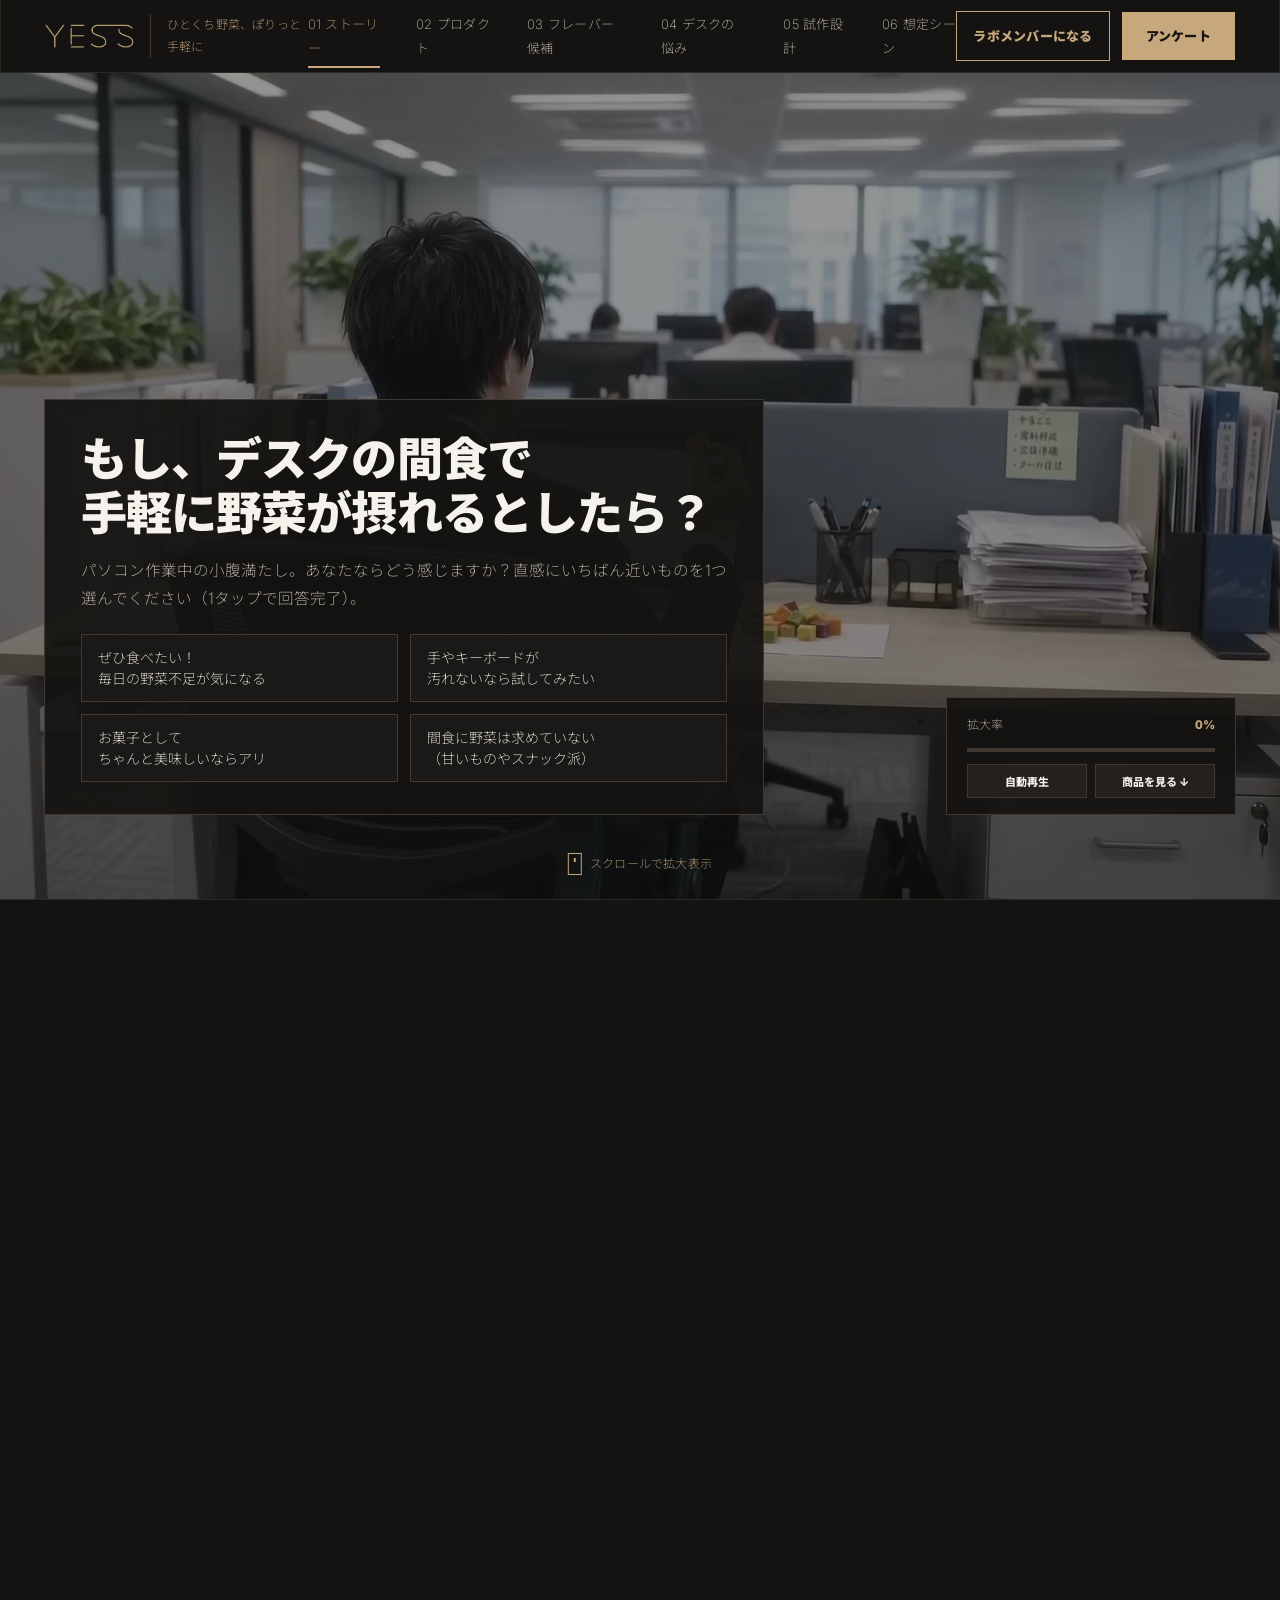
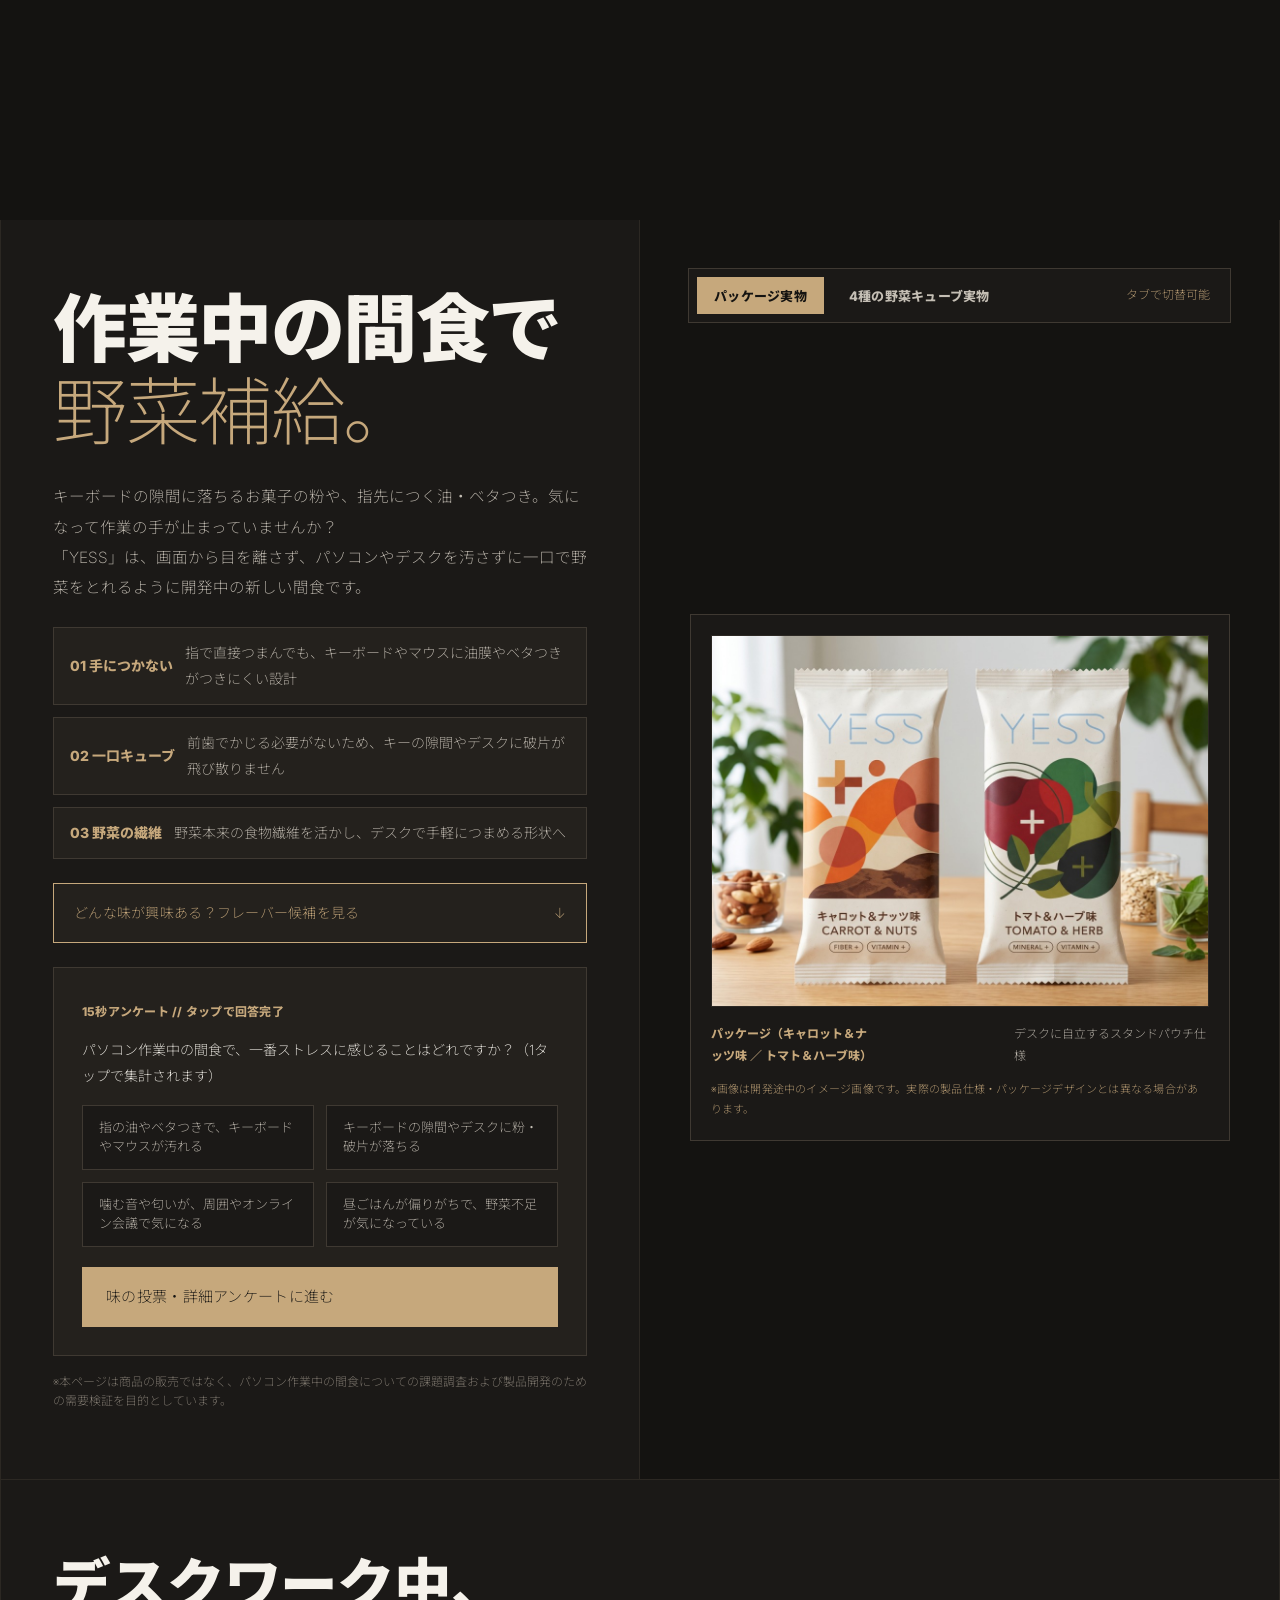
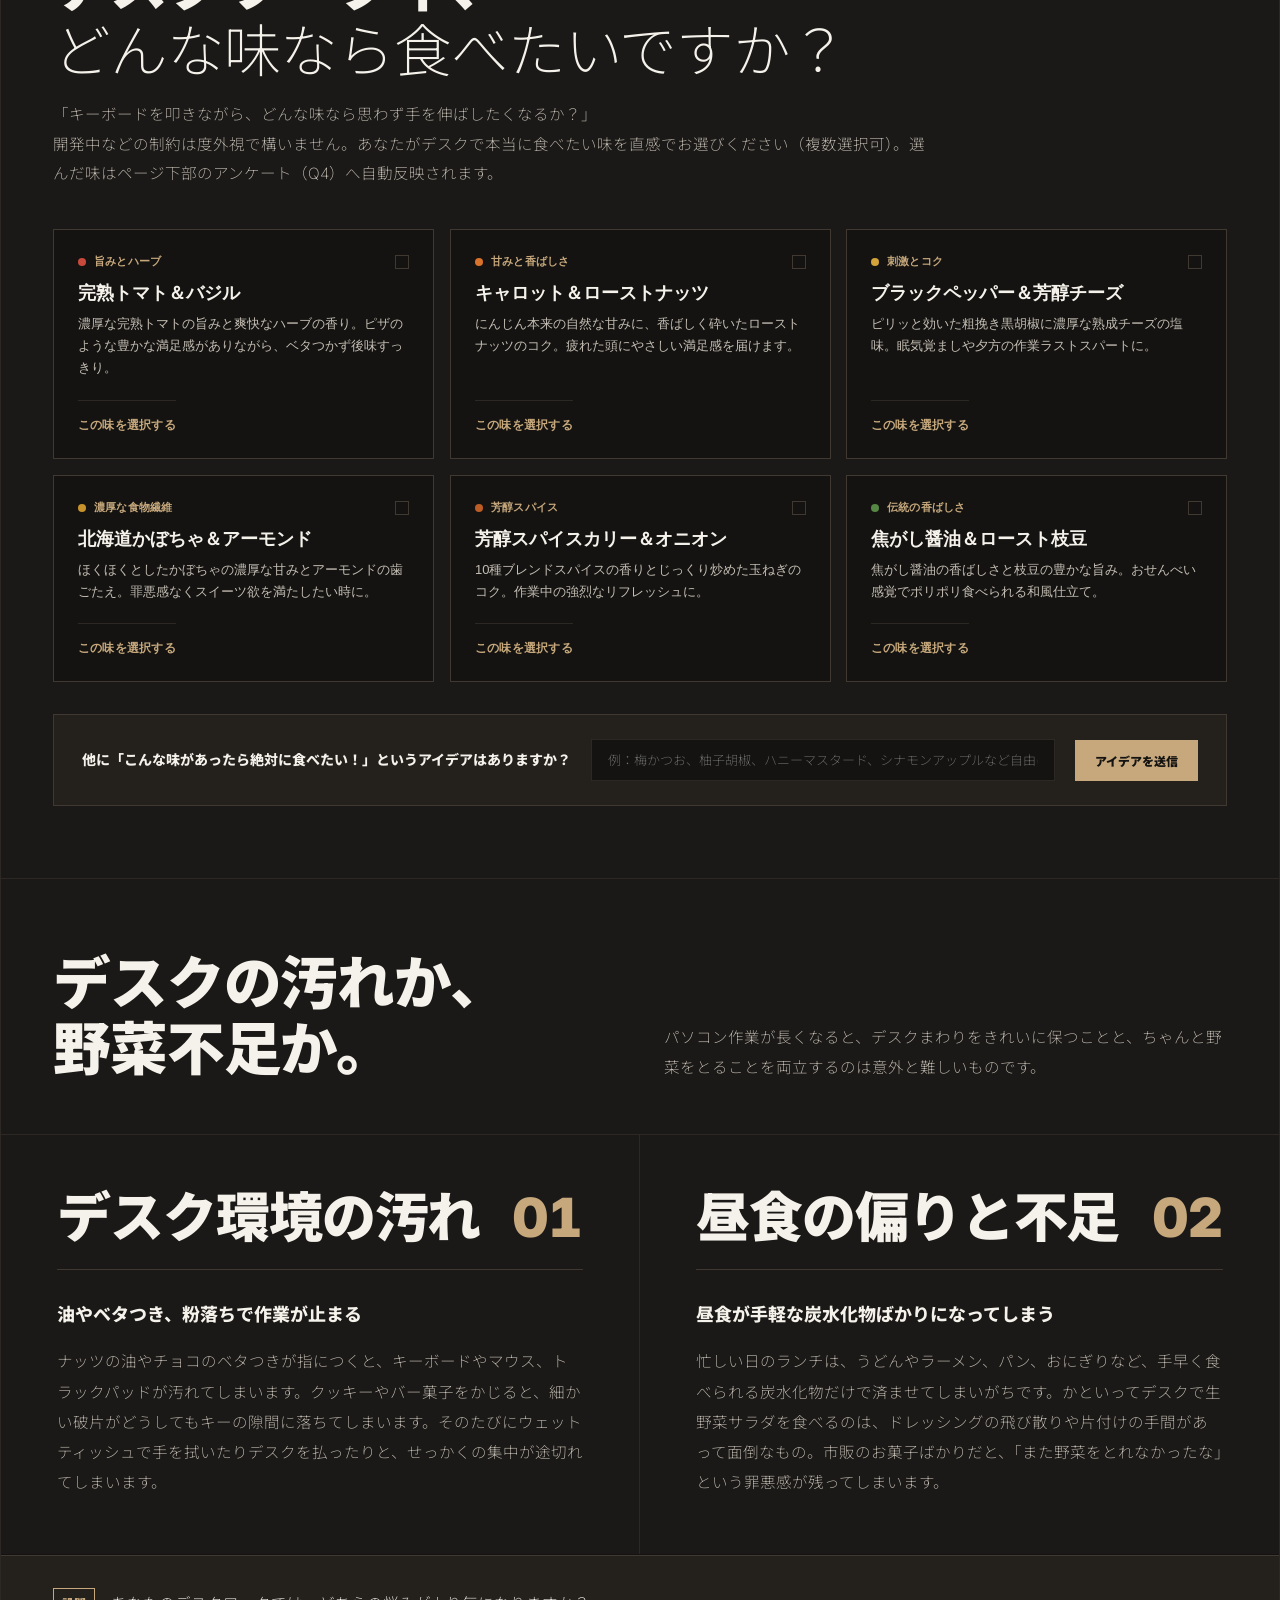
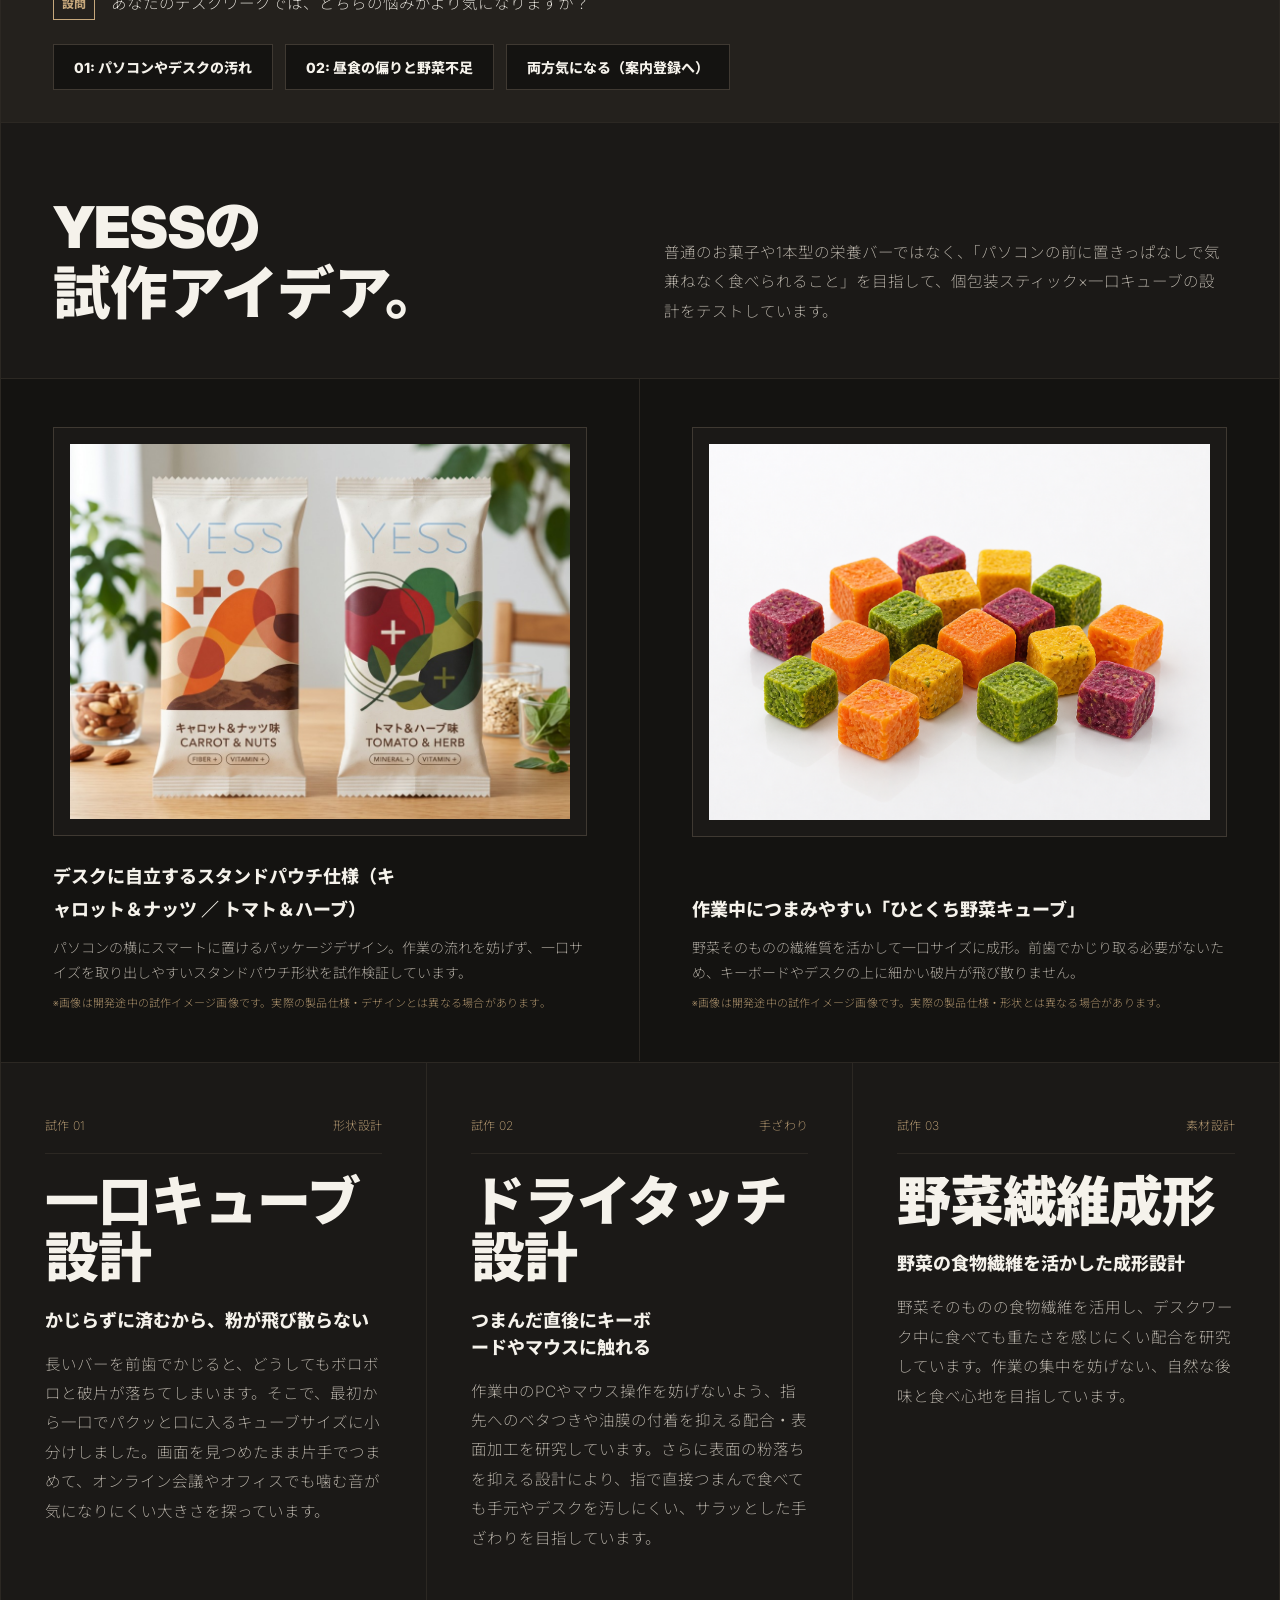
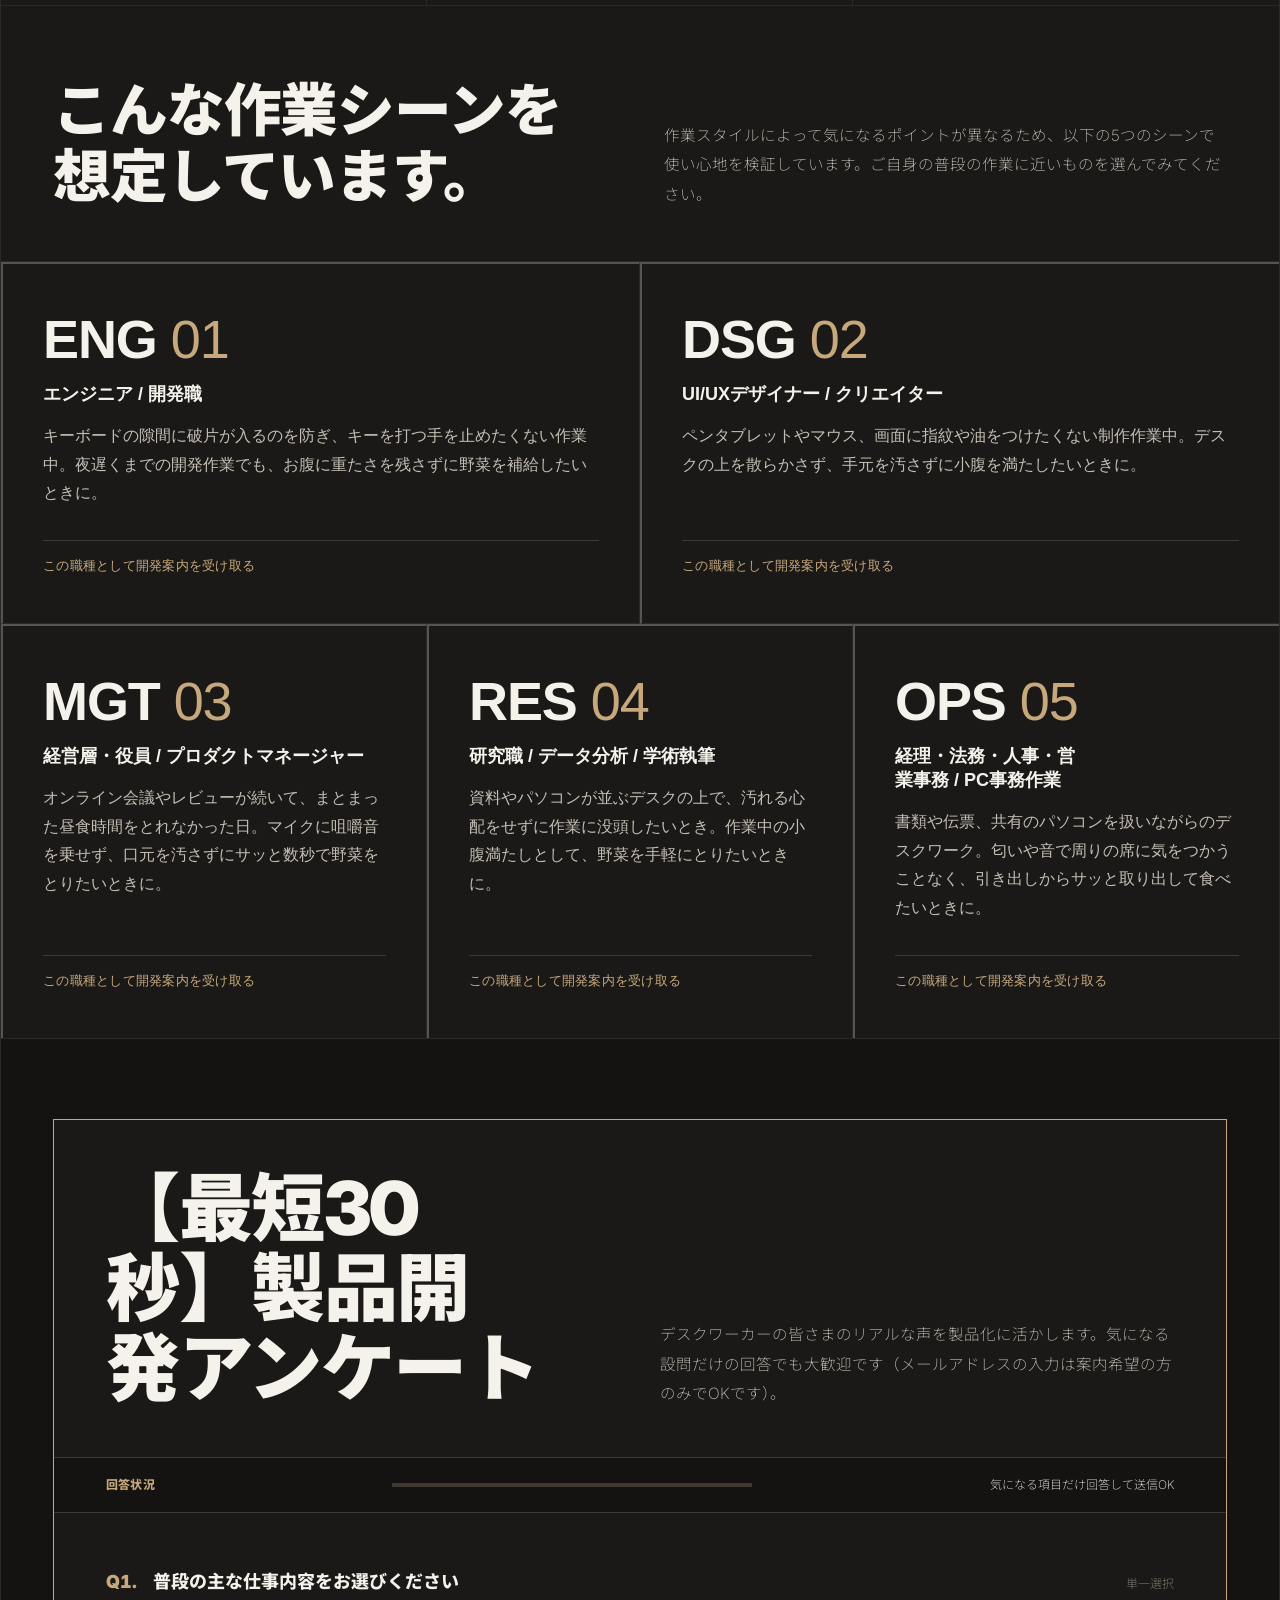
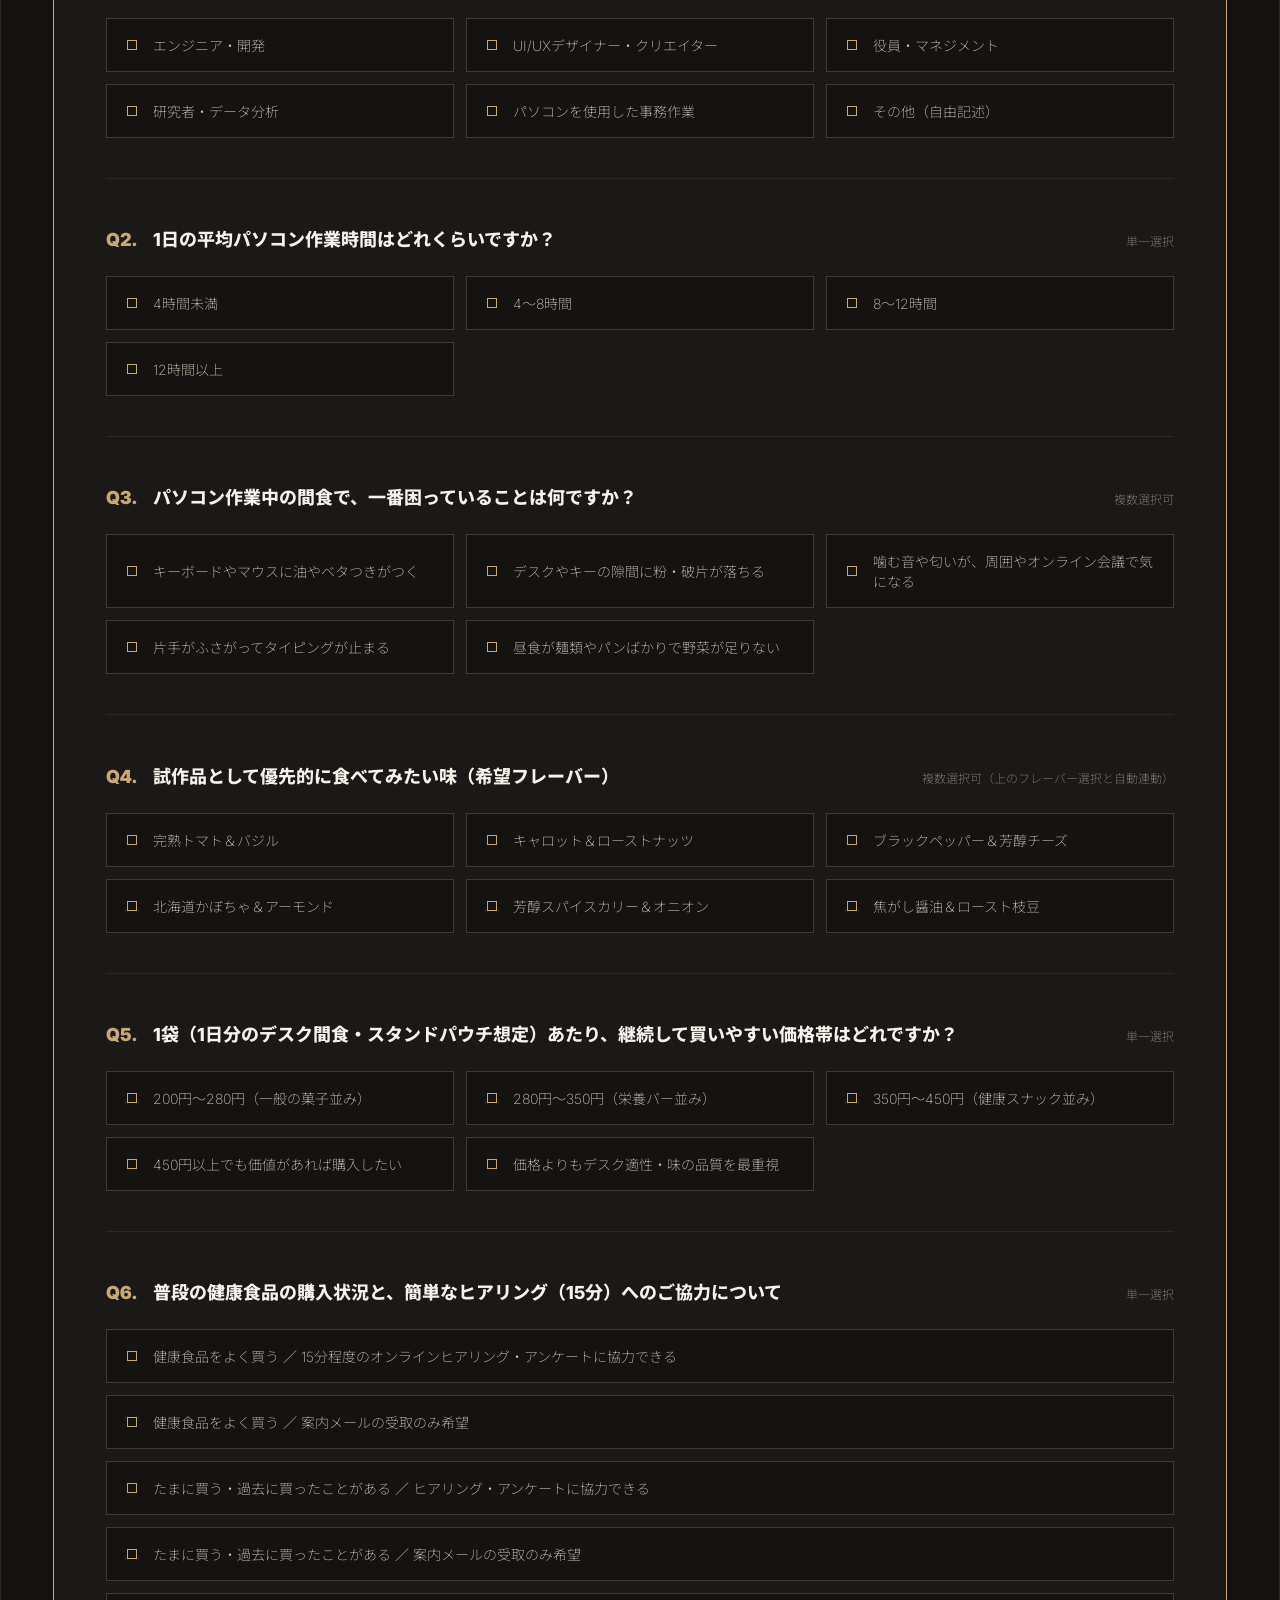
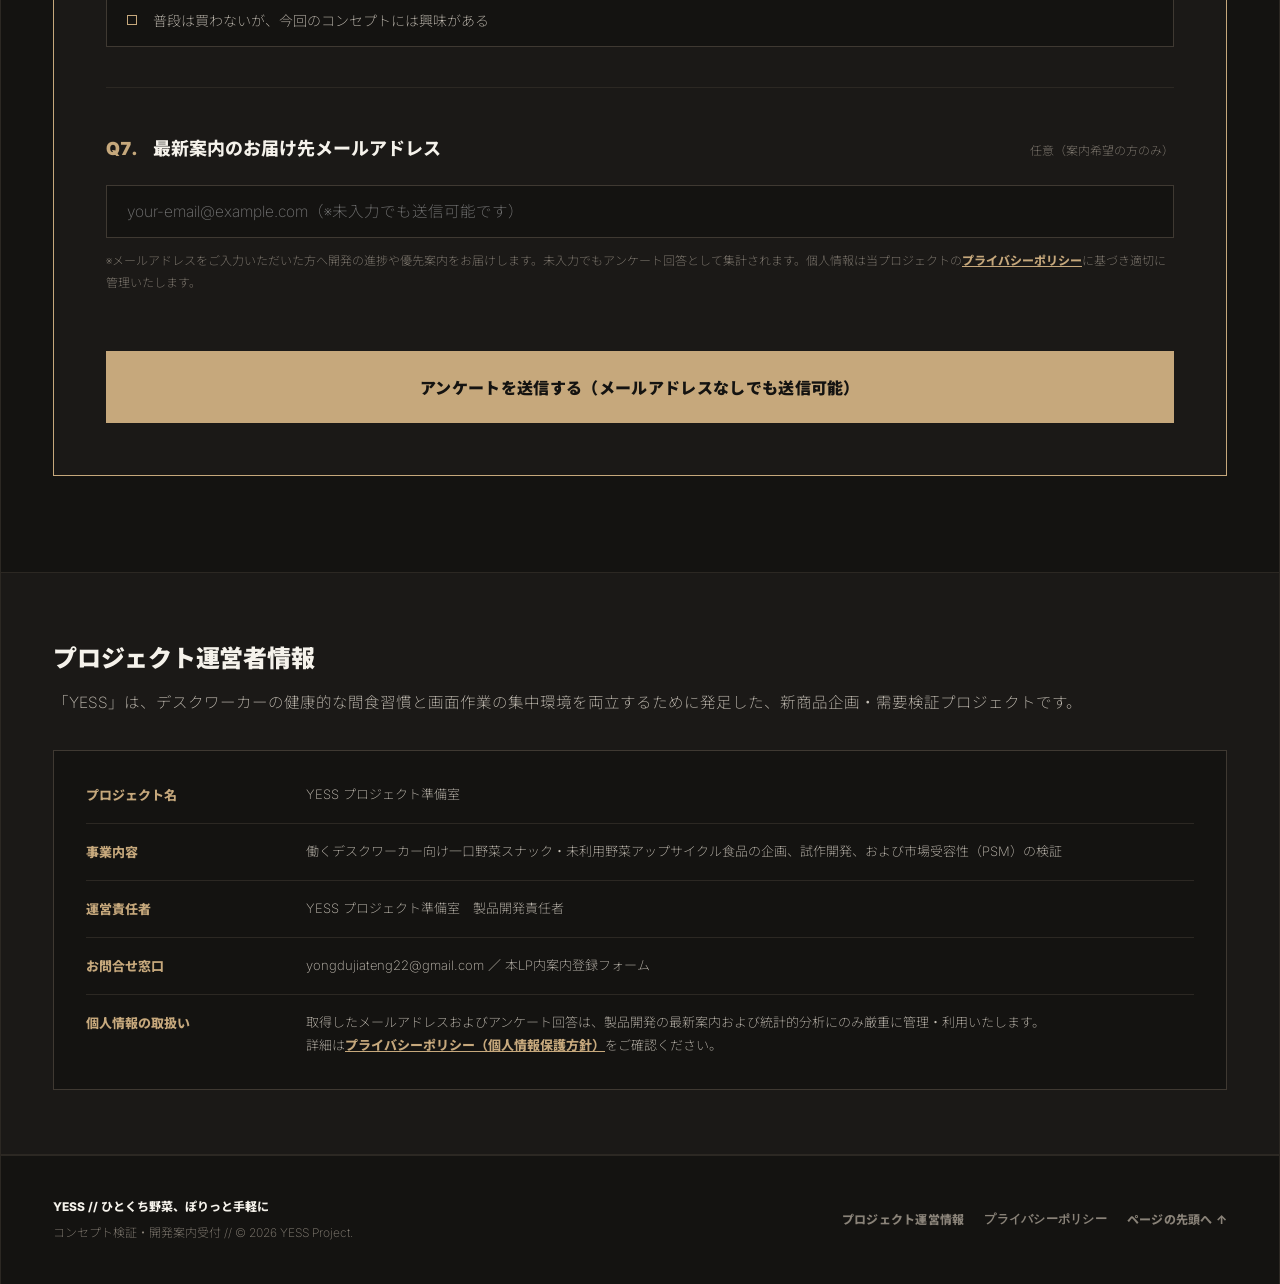
<file: index.html>
<!DOCTYPE html>
<html lang="ja">

<head>
  <!-- Google tag (gtag.js) -->
  <script async src="https://www.googletagmanager.com/gtag/js?id=AW-18537318358"></script>
  <script>
    window.dataLayer = window.dataLayer || [];
    function gtag(){dataLayer.push(arguments);}
    gtag('js', new Date());

    gtag('config', 'G-1RZXJPQ8PQ');
    gtag('config', 'AW-18537318358');
  </script>

  <meta charset="UTF-8">
  <meta name="viewport" content="width=device-width, initial-scale=1.0">
  <script>document.documentElement.classList.add('js');</script>
  <meta name="description" content="YESSは、PC作業やデスクワーク中に手元を汚さず一口で野菜の食物繊維を補給できる新発想のデスク向け間食プロダクトです。">
  <title>YESS - デスクワークのためのひとくち野菜間食（コンセプト検証・開発案内登録）</title>
  <link rel="preconnect" href="https://fonts.googleapis.com">
  <link rel="preconnect" href="https://fonts.gstatic.com" crossorigin>
  <!-- Load ONLY weights 100/200 and 800/900 as strictly required -->
  <link
    href="https://fonts.googleapis.com/css2?family=Inter:wght@100;200;800;900&family=Noto+Sans+JP:wght@100;200;800;900&display=swap"
    rel="stylesheet">
  <link rel="stylesheet" href="styles.css">
</head>

<body>
  <!-- Tactile Matte Paper / Stone Texture Overlay (Zero Gradients) -->
  <div class="matte-grain" aria-hidden="true"></div>

  <!-- Architectural Vertical Guide Lines -->
  <div class="architectural-guides" aria-hidden="true">
    <div class="guide-col"></div>
    <div class="guide-col"></div>
    <div class="guide-col"></div>
    <div class="guide-col"></div>
  </div>

  <!-- Top Luxury Editorial Navigation -->
  <header class="site-header">
    <div class="header-container">
      <a href="#top" class="brand-mark" aria-label="YESS トップページへ">
        <img src="assets/yess-logo-brass.png" alt="YESS" class="brand-logo-img" width="88" height="24">
        <span class="brand-sub">ひとくち野菜、ぽりっと手軽に</span>
      </a>
      <nav class="header-nav" aria-label="セクション移動">
        <a href="#sec-cinema" class="nav-item">01 ストーリー</a>
        <a href="#sec-product" class="nav-item">02 プロダクト</a>
        <a href="#sec-flavor-board" class="nav-item">03 フレーバー候補</a>
        <a href="#sec-problem" class="nav-item">04 デスクの悩み</a>
        <a href="#sec-hypothesis" class="nav-item">05 試作設計</a>
        <a href="#sec-scenes" class="nav-item">06 想定シーン</a>
      </nav>
      <div class="header-actions">
        <a href="community.html" class="header-lab-btn" target="_blank" rel="noopener noreferrer">ラボメンバーになる</a>
        <a href="#sec-entry" class="header-action-btn">アンケート</a>
      </div>
    </div>
  </header>

  <!-- ==================================================================
       SCENE 1: CINEMATIC SCROLL-DRIVEN VIDEO ZOOM TRACK
       Wide Office -> Zoom to Desk Snack -> Extreme Macro Close-Up
       ================================================================== -->
  <section id="sec-cinema" class="cinema-scroll-track" aria-label="デスクワーカーの間食シーン">
    <div class="cinema-sticky-stage" id="cinema-sticky">
      <!-- Background Scrubbing Video -->
      <div class="cinema-video-layer">
        <video id="scroll-video" muted playsinline loop preload="auto" poster="assets/video_poster.jpg"
          src="assets/desk_worker_snack.mp4">
        </video>
        <div class="video-tint-shade" aria-hidden="true"></div>
      </div>

      <!-- Scroll-Synchronized Editorial Captions (Float Up into View) -->
      <div class="cinema-captions-container">


        <!-- Caption Stage: Catch Copy x Quick Question (single card) -->
        <div class="cinema-caption-stage veg-question-stage is-active" id="caption-stage-1">
          <h2 class="caption-heading">
            もし、デスクの間食で<br>
            手軽に野菜が摂れるとしたら？
          </h2>
          <p class="caption-desc">
            パソコン作業中の小腹満たし。あなたならどう感じますか？直感にいちばん近いものを1つ選んでください（1タップで回答完了）。
          </p>
          <div class="survey-options-2x2 veg-options" role="group" aria-label="間食で野菜が摂れるとしたら">
            <button type="button" class="veg-option-btn" data-veg-value="ぜひ食べたい（野菜不足が気になっている）">ぜひ食べたい！<br>毎日の野菜不足が気になる</button>
            <button type="button" class="veg-option-btn" data-veg-value="手やキーボードが汚れないなら試したい">手やキーボードが<br>汚れないなら試してみたい</button>
            <button type="button" class="veg-option-btn" data-veg-value="お菓子として美味しいならアリ">お菓子として<br>ちゃんと美味しいならアリ</button>
            <button type="button" class="veg-option-btn" data-veg-value="間食に野菜は求めていない">間食に野菜は求めていない<br>（甘いものやスナック派）</button>
          </div>
          <div class="quick-survey-feedback" id="veg-question-feedback" hidden>
            <span class="quick-feedback-check">✓ 回答を記録しました</span>
            <p class="quick-feedback-note">ご協力ありがとうございます。選び直すこともできます。</p>
          </div>
        </div>

        <!-- Scroll Indicator Hint -->
        <div class="scroll-indicator-mouse" aria-hidden="true">
          <span class="mouse-icon"></span>
          <span>スクロールで拡大表示</span>
        </div>

        <!-- Floating Scrubber / Auto-Play Controller Widget -->
        <div class="cinema-controls-widget">
          <div class="controls-row">
            <span>拡大率</span>
            <strong id="scrub-pct-text">0%</strong>
          </div>
          <div class="scrubber-track" id="scrubber-track" title="クリックまたはドラッグで早送り/巻き戻し">
            <div class="scrubber-fill" id="scrubber-fill"></div>
          </div>
          <div class="control-btn-group">
            <button type="button" class="widget-btn" id="btn-play-pause">自動再生</button>
            <button type="button" class="widget-btn" id="btn-skip-product">商品を見る ↓</button>
          </div>
        </div>
      </div>
    </div>
  </section>

  <!-- ==================================================================
       MAIN CONTENT CONTAINER
       ================================================================== -->
  <main class="page-content" id="top">

    <!-- ==================================================================
         SECTION 1.5: PRODUCT INTRO & REAL PHOTOGRAPHY SHOWCASE
         ================================================================== -->
    <section id="sec-product" class="section-frame product-intro-grid">
      <!-- Left Column: Editorial Highlights & Stress Survey -->
      <div class="intro-editorial-col reveal-item">
        <div>


          <h2 class="intro-main-heading">
            作業中の間食で<br>
            <span class="brass-text">野菜補給。</span>
          </h2>

          <p class="intro-lead-copy">
            キーボードの隙間に落ちるお菓子の粉や、指先につく油・ベタつき。気になって作業の手が止まっていませんか？<br>
            「YESS」は、画面から目を離さず、パソコンやデスクを汚さずに一口で野菜をとれるように開発中の新しい間食です。
          </p>

          <!-- Core Feature Architecture Highlights -->
          <ul class="intro-feature-list">
            <li class="intro-feature-item">
              <strong>01 手につかない</strong>
              <span>指で直接つまんでも、キーボードやマウスに油膜やベタつきがつきにくい設計</span>
            </li>
            <li class="intro-feature-item">
              <strong>02 一口キューブ</strong>
              <span>前歯でかじる必要がないため、キーの隙間やデスクに破片が飛び散りません</span>
            </li>
            <li class="intro-feature-item">
              <strong>03 野菜の繊維</strong>
              <span>野菜本来の食物繊維を活かし、デスクで手軽につまめる形状へ</span>
            </li>
          </ul>

          <!-- Shortcut to Flavor Interest Voting -->
          <a href="#sec-flavor-board" class="flavor-board-jump-btn">
            <span>どんな味が興味ある？<br class="btn-break-mobile">フレーバー候補を見る</span>
            <span>↓</span>
          </a>
        </div>

        <!-- 15-Second Quick Survey CTA -->
        <div>
          <div class="hero-survey-box" id="hero-survey-box">
            <div class="survey-box-header">
              <span class="survey-box-tag">15秒アンケート // タップで回答完了</span>
            </div>
            <p class="survey-box-question">
              パソコン作業中の間食で、一番ストレスに感じることはどれですか？（1タップで集計されます）
            </p>
            <div class="survey-options-2x2">
              <button type="button" class="survey-option-btn" data-sync-pain="キーボードやマウスに油やベタつきがつく">
                指の油やベタつきで、キーボードやマウスが汚れる
              </button>
              <button type="button" class="survey-option-btn" data-sync-pain="デスクやキーの隙間に粉・破片が落ちる">
                キーボードの隙間やデスクに粉・破片が落ちる
              </button>
              <button type="button" class="survey-option-btn" data-sync-pain="噛む音や匂いが、周囲やオンライン会議で気になる">
                噛む音や匂いが、周囲やオンライン会議で気になる
              </button>
              <button type="button" class="survey-option-btn" data-sync-pain="昼食が麺類やパンばかりで野菜が足りない">
                昼ごはんが偏りがちで、野菜不足が気になっている
              </button>
            </div>

            <!-- 即時回答完了フィードバック -->
            <div class="quick-survey-feedback" id="quick-survey-feedback" style="display: none;">
              <span class="quick-feedback-check">✓ 回答を記録しました</span>
              <p class="quick-feedback-note">ご協力ありがとうございます。回答内容は新商品開発に反映されます。</p>
            </div>

            <a href="#sec-flavor-board" class="luxury-cta-btn" id="hero-survey-cta-btn">
              <span>味の投票・詳細アンケートに進む</span>
            </a>
          </div>

          <p class="hero-footnote">
            ※本ページは商品の販売ではなく、パソコン作業中の間食についての課題調査および製品開発のための需要検証を目的としています。
          </p>
        </div>
      </div>

      <!-- Right Column: Real Product Photography Gallery (Clean, No 3D Models) -->
      <div class="intro-gallery-col reveal-item delay-1">
        <div class="gallery-view-switcher">
          <div class="gallery-tab-group" role="tablist">
            <button type="button" class="gallery-tab is-active" data-gallery-mode="package">パッケージ実物</button>
            <button type="button" class="gallery-tab" data-gallery-mode="cubes">4種の野菜キューブ実物</button>
          </div>
          <span class="gallery-hint">タブで切替可能</span>
        </div>

        <div class="product-photo-stage">
          <!-- View 1: Product Package (assets/product-package.jpg) -->
          <div class="product-gallery-card is-visible" id="gallery-card-package">
            <img src="assets/product-package.jpg" alt="YESS パッケージ（キャロット＆ナッツ味 ／ トマト＆ハーブ味 開発中の試作イメージ）">
            <div class="photo-caption-bar">
              <div class="photo-caption-main">
                <strong>パッケージ（キャロット＆ナッツ味 ／ トマト＆ハーブ味）</strong>
                <span>デスクに自立するスタンドパウチ仕様</span>
              </div>
              <span class="image-dev-note">※画像は開発途中のイメージ画像です。実際の製品仕様・パッケージデザインとは異なる場合があります。</span>
            </div>
          </div>

          <!-- View 2: Real Vegetable Cubes (assets/product-cubes.png) -->
          <div class="product-gallery-card" id="gallery-card-cubes">
            <img src="assets/product-cubes.png" alt="YESS 4種のひとくち野菜キューブ（開発中の試作イメージ）">
            <div class="photo-caption-bar">
              <div class="photo-caption-main">
                <strong>4種のひとくち野菜キューブ</strong>
                <span>ほうれん草 ／ にんじん ／ かぼちゃ ／ 紫いも</span>
              </div>
              <span class="image-dev-note">※画像は開発途中のイメージ画像です。実際の製品仕様・形状とは異なる場合があります。</span>
            </div>
          </div>
        </div>
      </div>
    </section>

    <!-- ==================================================================
         SECTION 1.8: FLAVOR INTEREST VOTING BOARD (どんな味が興味あるか投票)
         ================================================================== -->
    <section id="sec-flavor-board" class="section-frame flavor-board-section">
      <div class="flavor-board-header reveal-item">

        <h2 class="flavor-board-title">
          デスクワーク中、<br>
          <span class="brass-text">どんな味なら食べたいですか？</span>
        </h2>
        <p class="flavor-board-lead">
          「キーボードを叩きながら、どんな味なら思わず手を伸ばしたくなるか？」<br>
          開発中などの制約は度外視で構いません。あなたがデスクで本当に食べたい味を直感でお選びください（複数選択可）。選んだ味はページ下部のアンケート（Q4）へ自動反映されます。
        </p>
      </div>

      <div class="flavor-grid-6col">
        <!-- Card 1: Tomato & Basil -->
        <button type="button" class="flavor-choice-card reveal-item delay-1" data-flavor-id="tomato-basil"
          data-flavor-name="完熟トマト＆バジル">
          <div>
            <div class="flavor-card-top-row">
              <div class="flavor-tag-group"><span class="flavor-dot flavor-dot-tomato" aria-hidden="true"></span><span
                  class="flavor-profile-tag">旨みとハーブ</span></div>
              <span class="flavor-check-circle" aria-hidden="true"></span>
            </div>
            <h3 class="flavor-name-heading">完熟トマト＆バジル</h3>
            <p class="flavor-taste-notes">
              濃厚な完熟トマトの旨みと爽快なハーブの香り。ピザのような豊かな満足感がありながら、ベタつかず後味すっきり。
            </p>
          </div>
          <div class="flavor-card-bottom">
            <span class="flavor-vote-action-label">この味を選択する</span>
          </div>
        </button>

        <!-- Card 2: Carrot & Roast Nuts -->
        <button type="button" class="flavor-choice-card reveal-item delay-2" data-flavor-id="carrot-nuts"
          data-flavor-name="キャロット＆ローストナッツ">
          <div>
            <div class="flavor-card-top-row">
              <div class="flavor-tag-group"><span class="flavor-dot flavor-dot-carrot" aria-hidden="true"></span><span
                  class="flavor-profile-tag">甘みと香ばしさ</span></div>
              <span class="flavor-check-circle" aria-hidden="true"></span>
            </div>
            <h3 class="flavor-name-heading">キャロット＆ローストナッツ</h3>
            <p class="flavor-taste-notes">
              にんじん本来の自然な甘みに、香ばしく砕いたローストナッツのコク。疲れた頭にやさしい満足感を届けます。
            </p>
          </div>
          <div class="flavor-card-bottom">
            <span class="flavor-vote-action-label">この味を選択する</span>
          </div>
        </button>

        <!-- Card 3: Black Pepper & Cheese -->
        <button type="button" class="flavor-choice-card reveal-item delay-3" data-flavor-id="pepper-cheese"
          data-flavor-name="ブラックペッパー＆芳醇チーズ">
          <div>
            <div class="flavor-card-top-row">
              <div class="flavor-tag-group"><span class="flavor-dot flavor-dot-cheese" aria-hidden="true"></span><span
                  class="flavor-profile-tag">刺激とコク</span></div>
              <span class="flavor-check-circle" aria-hidden="true"></span>
            </div>
            <h3 class="flavor-name-heading">ブラックペッパー＆芳醇チーズ</h3>
            <p class="flavor-taste-notes">
              ピリッと効いた粗挽き黒胡椒に濃厚な熟成チーズの塩味。眠気覚ましや夕方の作業ラストスパートに。
            </p>
          </div>
          <div class="flavor-card-bottom">
            <span class="flavor-vote-action-label">この味を選択する</span>
          </div>
        </button>

        <!-- Card 4: Pumpkin & Almond -->
        <button type="button" class="flavor-choice-card reveal-item delay-1" data-flavor-id="pumpkin-almond"
          data-flavor-name="北海道かぼちゃ＆アーモンド">
          <div>
            <div class="flavor-card-top-row">
              <div class="flavor-tag-group"><span class="flavor-dot flavor-dot-pumpkin" aria-hidden="true"></span><span
                  class="flavor-profile-tag">濃厚な食物繊維</span></div>
              <span class="flavor-check-circle" aria-hidden="true"></span>
            </div>
            <h3 class="flavor-name-heading">北海道かぼちゃ＆アーモンド</h3>
            <p class="flavor-taste-notes">
              ほくほくとしたかぼちゃの濃厚な甘みとアーモンドの歯ごたえ。罪悪感なくスイーツ欲を満たしたい時に。
            </p>
          </div>
          <div class="flavor-card-bottom">
            <span class="flavor-vote-action-label">この味を選択する</span>
          </div>
        </button>

        <!-- Card 5: Curry & Onion -->
        <button type="button" class="flavor-choice-card reveal-item delay-2" data-flavor-id="curry-onion"
          data-flavor-name="芳醇スパイスカリー＆オニオン">
          <div>
            <div class="flavor-card-top-row">
              <div class="flavor-tag-group"><span class="flavor-dot flavor-dot-spice" aria-hidden="true"></span><span
                  class="flavor-profile-tag">芳醇スパイス</span></div>
              <span class="flavor-check-circle" aria-hidden="true"></span>
            </div>
            <h3 class="flavor-name-heading">芳醇スパイスカリー＆オニオン</h3>
            <p class="flavor-taste-notes">
              10種ブレンドスパイスの香りとじっくり炒めた玉ねぎのコク。作業中の強烈なリフレッシュに。
            </p>
          </div>
          <div class="flavor-card-bottom">
            <span class="flavor-vote-action-label">この味を選択する</span>
          </div>
        </button>

        <!-- Card 6: Soy Sauce & Edamame -->
        <button type="button" class="flavor-choice-card reveal-item delay-3" data-flavor-id="soysauce-edamame"
          data-flavor-name="焦がし醤油＆ロースト枝豆">
          <div>
            <div class="flavor-card-top-row">
              <div class="flavor-tag-group"><span class="flavor-dot flavor-dot-edamame" aria-hidden="true"></span><span
                  class="flavor-profile-tag">伝統の香ばしさ</span></div>
              <span class="flavor-check-circle" aria-hidden="true"></span>
            </div>
            <h3 class="flavor-name-heading">焦がし醤油＆ロースト枝豆</h3>
            <p class="flavor-taste-notes">
              焦がし醤油の香ばしさと枝豆の豊かな旨み。おせんべい感覚でポリポリ食べられる和風仕立て。
            </p>
          </div>
          <div class="flavor-card-bottom">
            <span class="flavor-vote-action-label">この味を選択する</span>
          </div>
        </button>
      </div>

      <!-- Write-In Flavor Request Box -->
      <div class="flavor-custom-request-box reveal-item">
        <label for="custom-flavor-input" class="request-box-label">
          他に「こんな味があったら絶対に食べたい！」というアイデアはありますか？
        </label>
        <input type="text" id="custom-flavor-input" class="request-text-input"
          placeholder="例：梅かつお、柚子胡椒、ハニーマスタード、シナモンアップルなど自由に入力...">
        <button type="button" id="btn-submit-custom-flavor" class="request-add-btn">アイデアを送信</button>
      </div>
      <div class="flavor-feedback-alert" id="flavor-feedback-alert">
        リクエストありがとうございます！内容をページ下部のアンケート（Q4）に反映しました。
      </div>
    </section>

    <!-- ==================================================================
         SECTION 2: PROBLEM DEFINITION (Workspace & Dietary Friction)
         ================================================================== -->
    <section id="sec-problem" class="section-frame">
      <div class="section-intro-grid reveal-item">
        <div>

          <h2 class="section-display-title">
            デスクの汚れか、<br>
            野菜不足か。
          </h2>
        </div>
        <p class="section-description">
          パソコン作業が長くなると、デスクまわりをきれいに保つことと、ちゃんと野菜をとることを両立するのは意外と難しいものです。
        </p>
      </div>

      <div class="problem-grid-2col">
        <article class="problem-card-item reveal-item delay-1">
          <div class="problem-header-row">
            <span class="problem-en-title">デスク環境の汚れ</span>
            <span class="problem-number">01</span>
          </div>
          <h3 class="problem-ja-subhead">油やベタつき、粉落ちで作業が止まる</h3>
          <p class="problem-body-text">
            ナッツの油やチョコのベタつきが指につくと、キーボードやマウス、トラックパッドが汚れてしまいます。クッキーやバー菓子をかじると、細かい破片がどうしてもキーの隙間に落ちてしまいます。そのたびにウェットティッシュで手を拭いたりデスクを払ったりと、せっかくの集中が途切れてしまいます。
          </p>
        </article>

        <article class="problem-card-item reveal-item delay-2">
          <div class="problem-header-row">
            <span class="problem-en-title">昼食の偏りと不足</span>
            <span class="problem-number">02</span>
          </div>
          <h3 class="problem-ja-subhead">昼食が手軽な炭水化物ばかりになってしまう</h3>
          <p class="problem-body-text">
            忙しい日のランチは、うどんやラーメン、パン、おにぎりなど、手早く食べられる炭水化物だけで済ませてしまいがちです。かといってデスクで生野菜サラダを食べるのは、ドレッシングの飛び散りや片付けの手間があって面倒なもの。市販のお菓子ばかりだと、「また野菜をとれなかったな」という罪悪感が残ってしまいます。
          </p>
        </article>
      </div>

      <!-- Intermediate Checkpoint Bar -->
      <div class="checkpoint-bar reveal-item">
        <div class="checkpoint-question">
          <span class="checkpoint-label">設問</span>
          <span>あなたのデスクワークでは、どちらの悩みがより気になりますか？</span>
        </div>
        <div class="checkpoint-buttons">
          <button type="button" class="checkpoint-btn" data-poll-choice="01: パソコンやデスクの汚れ">01: パソコンやデスクの汚れ</button>
          <button type="button" class="checkpoint-btn" data-poll-choice="02: 昼食の偏りと野菜不足">02: 昼食の偏りと野菜不足</button>
          <button type="button" class="checkpoint-btn" data-poll-choice="両方気になる" data-jump="true">両方気になる（案内登録へ）</button>
        </div>
        <div class="checkpoint-notice" id="poll-feedback-msg">
          ご回答ありがとうございます。選択内容をページ下部の開発案内登録フォームへ引き継ぎました。
        </div>
      </div>
    </section>

    <!-- ==================================================================
         SECTION 3: PROTOTYPE ARCHITECTURE & PRODUCT GALLERY
         ================================================================== -->
    <section id="sec-hypothesis" class="section-frame">
      <div class="section-intro-grid reveal-item">
        <div>

          <h2 class="section-display-title">
            YESSの<br>
            試作アイデア。
          </h2>
        </div>
        <p class="section-description">
          普通のお菓子や1本型の栄養バーではなく、「パソコンの前に置きっぱなしで気兼ねなく食べられること」を目指して、個包装スティック×一口キューブの設計をテストしています。
        </p>
      </div>

      <!-- Product Real Visual Showcase -->
      <div class="product-visual-showcase">
        <div class="visual-panel reveal-item delay-1">
          <div class="visual-frame-card">
            <img src="assets/product-package.jpg" alt="YESS パッケージ（キャロット＆ナッツ味 ／ トマト＆ハーブ味 開発中の試作イメージ）">
          </div>
          <div>
            <h3 class="visual-caption-title">デスクに自立するスタンドパウチ仕様（キャロット＆ナッツ ／ トマト＆ハーブ）</h3>
            <p class="visual-caption-text">
              パソコンの横にスマートに置けるパッケージデザイン。作業の流れを妨げず、一口サイズを取り出しやすいスタンドパウチ形状を試作検証しています。
            </p>
            <span class="image-dev-note">※画像は開発途中の試作イメージ画像です。実際の製品仕様・デザインとは異なる場合があります。</span>
          </div>
        </div>

        <div class="visual-panel reveal-item delay-2">
          <div class="visual-frame-card">
            <img src="assets/product-cubes.png" alt="YESS 4種類のひとくち野菜キューブ（開発中の試作イメージ）">
          </div>
          <div>
            <h3 class="visual-caption-title">作業中につまみやすい「ひとくち野菜キューブ」</h3>
            <p class="visual-caption-text">
              野菜そのものの繊維質を活かして一口サイズに成形。前歯でかじり取る必要がないため、キーボードやデスクの上に細かい破片が飛び散りません。
            </p>
            <span class="image-dev-note">※画像は開発途中の試作イメージ画像です。実際の製品仕様・形状とは異なる場合があります。</span>
          </div>
        </div>
      </div>

      <!-- 3 Core Design Hypotheses -->
      <div class="hypothesis-3col">
        <article class="hypothesis-module reveal-item delay-1">
          <div class="hypo-index-bar">
            <span>試作 01</span><span>形状設計</span>
          </div>
          <div class="hypo-large-code">一口キューブ設計</div>
          <h3 class="hypo-title">かじらずに済むから、粉が飛び散らない</h3>
          <p class="hypo-text">
            長いバーを前歯でかじると、どうしてもボロボロと破片が落ちてしまいます。そこで、最初から一口でパクッと口に入るキューブサイズに小分けしました。画面を見つめたまま片手でつまめて、オンライン会議やオフィスでも噛む音が気になりにくい大きさを探っています。
          </p>
        </article>

        <article class="hypothesis-module reveal-item delay-2">
          <div class="hypo-index-bar">
            <span>試作 02</span><span>手ざわり</span>
          </div>
          <div class="hypo-large-code">ドライタッチ設計</div>
          <h3 class="hypo-title">つまんだ直後にキーボードやマウスに触れる</h3>
          <p class="hypo-text">
            作業中のPCやマウス操作を妨げないよう、指先へのベタつきや油膜の付着を抑える配合・表面加工を研究しています。さらに表面の粉落ちを抑える設計により、指で直接つまんで食べても手元やデスクを汚しにくい、サラッとした手ざわりを目指しています。
          </p>
        </article>

        <article class="hypothesis-module reveal-item delay-3">
          <div class="hypo-index-bar">
            <span>試作 03</span><span>素材設計</span>
          </div>
          <div class="hypo-large-code">野菜繊維成形</div>
          <h3 class="hypo-title">野菜の食物繊維を活かした成形設計</h3>
          <p class="hypo-text">
            野菜そのものの食物繊維を活用し、デスクワーク中に食べても重たさを感じにくい配合を研究しています。作業の集中を妨げない、自然な後味と食べ心地を目指しています。
          </p>
        </article>
      </div>
    </section>

    <!-- ==================================================================
         SECTION 4: TARGET DISCOVERY & USE CASES (5 Work Scenes)
         ================================================================== -->
    <section id="sec-scenes" class="section-frame">
      <div class="section-intro-grid reveal-item">
        <div>

          <h2 class="section-display-title">
            こんな作業シーンを<br>
            想定しています。
          </h2>
        </div>
        <p class="section-description">
          作業スタイルによって気になるポイントが異なるため、以下の5つのシーンで使い心地を検証しています。ご自身の普段の作業に近いものを選んでみてください。
        </p>
      </div>

      <div class="scenes-bento-grid">
        <button type="button" class="scene-tile reveal-item delay-1" data-select-role="エンジニア・開発">
          <div>
            <div class="scene-code-head">ENG <span>01</span></div>
            <h3 class="scene-job-label">エンジニア / 開発職</h3>
            <p class="scene-body">
              キーボードの隙間に破片が入るのを防ぎ、キーを打つ手を止めたくない作業中。夜遅くまでの開発作業でも、お腹に重たさを残さずに野菜を補給したいときに。
            </p>
          </div>
          <div class="scene-cta-line">
            <span>この職種として開発案内を受け取る</span>

          </div>
        </button>

        <button type="button" class="scene-tile reveal-item delay-2" data-select-role="UI/UXデザイナー・クリエイター">
          <div>
            <div class="scene-code-head">DSG <span>02</span></div>
            <h3 class="scene-job-label">UI/UXデザイナー / クリエイター</h3>
            <p class="scene-body">
              ペンタブレットやマウス、画面に指紋や油をつけたくない制作作業中。デスクの上を散らかさず、手元を汚さずに小腹を満たしたいときに。
            </p>
          </div>
          <div class="scene-cta-line">
            <span>この職種として開発案内を受け取る</span>

          </div>
        </button>

        <button type="button" class="scene-tile reveal-item delay-1" data-select-role="役員・マネジメント">
          <div>
            <div class="scene-code-head">MGT <span>03</span></div>
            <h3 class="scene-job-label">経営層・役員 / プロダクトマネージャー</h3>
            <p class="scene-body">
              オンライン会議やレビューが続いて、まとまった昼食時間をとれなかった日。マイクに咀嚼音を乗せず、口元を汚さずにサッと数秒で野菜をとりたいときに。
            </p>
          </div>
          <div class="scene-cta-line">
            <span>この職種として開発案内を受け取る</span>

          </div>
        </button>

        <button type="button" class="scene-tile reveal-item delay-2" data-select-role="研究者・データ分析">
          <div>
            <div class="scene-code-head">RES <span>04</span></div>
            <h3 class="scene-job-label">研究職 / データ分析 / 学術執筆</h3>
            <p class="scene-body">
              資料やパソコンが並ぶデスクの上で、汚れる心配をせずに作業に没頭したいとき。作業中の小腹満たしとして、野菜を手軽にとりたいときに。
            </p>
          </div>
          <div class="scene-cta-line">
            <span>この職種として開発案内を受け取る</span>

          </div>
        </button>

        <button type="button" class="scene-tile reveal-item delay-3" data-select-role="パソコンを使用した事務作業">
          <div>
            <div class="scene-code-head">OPS <span>05</span></div>
            <h3 class="scene-job-label">経理・法務・人事・営業事務 / PC事務作業</h3>
            <p class="scene-body">
              書類や伝票、共有のパソコンを扱いながらのデスクワーク。匂いや音で周りの席に気をつかうことなく、引き出しからサッと取り出して食べたいときに。
            </p>
          </div>
          <div class="scene-cta-line">
            <span>この職種として開発案内を受け取る</span>

          </div>
        </button>
      </div>
    </section>

    <!-- ==================================================================
         SECTION 5: VALIDATION CTA / TESTER ENTRY FORM
         ================================================================== -->
    <section id="sec-entry" class="section-frame entry-section-wrap">
      <div class="luxury-console reveal-item">
        <div class="console-top">
          <div>

            <h2 class="console-heading">【最短30秒】製品開発アンケート</h2>
          </div>
          <p class="console-sub">
            デスクワーカーの皆さまのリアルな声を製品化に活かします。気になる設問だけの回答でも大歓迎です（メールアドレスの入力は案内希望の方のみでOKです）。
          </p>
        </div>

        <div class="console-progress-bar">
          <span class="progress-title">回答状況</span>
          <div class="progress-track" aria-hidden="true">
            <div class="progress-fill" id="form-progress-fill"></div>
          </div>
          <span id="form-progress-text">0 / 7 項目完了</span>
        </div>

        <form id="tester-form" class="tester-form-body" novalidate>
          <!-- Anti-spam Honeypot Field (invisible to real users, trap for bots) -->
          <div style="display:none;" aria-hidden="true">
            <input type="text" name="website_hp_check" id="form-hp-field" tabindex="-1" autocomplete="off">
          </div>

          <!-- Q1: Role -->
          <div class="question-block reveal-item">
            <div class="question-head">
              <span class="q-num">Q1.</span>
              <h3 class="q-title">普段の主な仕事内容をお選びください</h3>
              <span class="q-badge">単一選択</span>
            </div>
            <div class="chip-grid" data-group="role" data-multi="false">
              <button type="button" class="choice-chip" data-value="エンジニア・開発">
                <span class="chip-box"></span>
                <span>エンジニア・開発</span>
              </button>
              <button type="button" class="choice-chip" data-value="UI/UXデザイナー・クリエイター">
                <span class="chip-box"></span>
                <span>UI/UXデザイナー・クリエイター</span>
              </button>
              <button type="button" class="choice-chip" data-value="役員・マネジメント">
                <span class="chip-box"></span>
                <span>役員・マネジメント</span>
              </button>
              <button type="button" class="choice-chip" data-value="研究者・データ分析">
                <span class="chip-box"></span>
                <span>研究者・データ分析</span>
              </button>
              <button type="button" class="choice-chip" data-value="パソコンを使用した事務作業">
                <span class="chip-box"></span>
                <span>パソコンを使用した事務作業</span>
              </button>
              <button type="button" class="choice-chip" data-value="その他">
                <span class="chip-box"></span>
                <span>その他（自由記述）</span>
              </button>
            </div>
            <div class="other-role-box" id="role-other-wrap">
              <input type="text" class="luxury-input" id="role-other-input" placeholder="具体的なお仕事内容をご記入ください">
            </div>
          </div>

          <!-- Q2: PC Hours -->
          <div class="question-block reveal-item delay-1">
            <div class="question-head">
              <span class="q-num">Q2.</span>
              <h3 class="q-title">1日の平均パソコン作業時間はどれくらいですか？</h3>
              <span class="q-badge">単一選択</span>
            </div>
            <div class="chip-grid" data-group="hours" data-multi="false">
              <button type="button" class="choice-chip" data-value="4時間未満">
                <span class="chip-box"></span>
                <span>4時間未満</span>
              </button>
              <button type="button" class="choice-chip" data-value="4〜8時間">
                <span class="chip-box"></span>
                <span>4〜8時間</span>
              </button>
              <button type="button" class="choice-chip" data-value="8〜12時間">
                <span class="chip-box"></span>
                <span>8〜12時間</span>
              </button>
              <button type="button" class="choice-chip" data-value="12時間以上">
                <span class="chip-box"></span>
                <span>12時間以上</span>
              </button>
            </div>
          </div>

          <!-- Q3: Pain Points -->
          <div class="question-block reveal-item delay-1">
            <div class="question-head">
              <span class="q-num">Q3.</span>
              <h3 class="q-title">パソコン作業中の間食で、一番困っていることは何ですか？</h3>
              <span class="q-badge">複数選択可</span>
            </div>
            <div class="chip-grid" data-group="pains" data-multi="true">
              <button type="button" class="choice-chip" data-value="キーボードやマウスに油やベタつきがつく">
                <span class="chip-box"></span>
                <span>キーボードやマウスに油やベタつきがつく</span>
              </button>
              <button type="button" class="choice-chip" data-value="デスクやキーの隙間に粉・破片が落ちる">
                <span class="chip-box"></span>
                <span>デスクやキーの隙間に粉・破片が落ちる</span>
              </button>
              <button type="button" class="choice-chip" data-value="噛む音や匂いが、周囲やオンライン会議で気になる">
                <span class="chip-box"></span>
                <span>噛む音や匂いが、周囲やオンライン会議で気になる</span>
              </button>
              <button type="button" class="choice-chip" data-value="片手がふさがってタイピングが止まる">
                <span class="chip-box"></span>
                <span>片手がふさがってタイピングが止まる</span>
              </button>
              <button type="button" class="choice-chip" data-value="昼食が麺類やパンばかりで野菜が足りない">
                <span class="chip-box"></span>
                <span>昼食が麺類やパンばかりで野菜が足りない</span>
              </button>
            </div>
          </div>

          <!-- Q4: Preferred Flavor (Synced from Flavor Vote) -->
          <div class="question-block reveal-item delay-1">
            <div class="question-head">
              <span class="q-num">Q4.</span>
              <h3 class="q-title">試作品として優先的に食べてみたい味（希望フレーバー）</h3>
              <span class="q-badge">複数選択可（上のフレーバー選択と自動連動）</span>
            </div>
            <div class="chip-grid" data-group="preferred_flavor" data-multi="true">
              <button type="button" class="choice-chip" data-value="完熟トマト＆バジル">
                <span class="chip-box"></span>
                <span>完熟トマト＆バジル</span>
              </button>
              <button type="button" class="choice-chip" data-value="キャロット＆ローストナッツ">
                <span class="chip-box"></span>
                <span>キャロット＆ローストナッツ</span>
              </button>
              <button type="button" class="choice-chip" data-value="ブラックペッパー＆芳醇チーズ">
                <span class="chip-box"></span>
                <span>ブラックペッパー＆芳醇チーズ</span>
              </button>
              <button type="button" class="choice-chip" data-value="北海道かぼちゃ＆アーモンド">
                <span class="chip-box"></span>
                <span>北海道かぼちゃ＆アーモンド</span>
              </button>
              <button type="button" class="choice-chip" data-value="芳醇スパイスカリー＆オニオン">
                <span class="chip-box"></span>
                <span>芳醇スパイスカリー＆オニオン</span>
              </button>
              <button type="button" class="choice-chip" data-value="焦がし醤油＆ロースト枝豆">
                <span class="chip-box"></span>
                <span>焦がし醤油＆ロースト枝豆</span>
              </button>
            </div>
            <div id="q4-custom-flavor-note"
              style="display: none; margin-top: 10px; font-size: 13px; color: var(--accent-brass); font-weight: 800;">
            </div>
          </div>

          <!-- Q5: Price Acceptability (PSM: 価格受容性検証) -->
          <div class="question-block reveal-item delay-1">
            <div class="question-head">
              <span class="q-num">Q5.</span>
              <h3 class="q-title">1袋（1日分のデスク間食・スタンドパウチ想定）あたり、継続して買いやすい価格帯はどれですか？</h3>
              <span class="q-badge">単一選択</span>
            </div>
            <div class="chip-grid" data-group="price_sensitivity" data-multi="false">
              <button type="button" class="choice-chip" data-value="200円〜280円（一般的な菓子・コンビニ並み）">
                <span class="chip-box"></span>
                <span>200円〜280円（一般の菓子並み）</span>
              </button>
              <button type="button" class="choice-chip" data-value="280円〜350円（一般的なプロテインバー・栄養補助食品並み）">
                <span class="chip-box"></span>
                <span>280円〜350円（栄養バー並み）</span>
              </button>
              <button type="button" class="choice-chip" data-value="350円〜450円（高品質オーガニック・健康スナック並み）">
                <span class="chip-box"></span>
                <span>350円〜450円（健康スナック並み）</span>
              </button>
              <button type="button" class="choice-chip" data-value="450円以上でも、パソコンを汚さず野菜が摂れるなら価値を感じる">
                <span class="chip-box"></span>
                <span>450円以上でも価値があれば購入したい</span>
              </button>
              <button type="button" class="choice-chip" data-value="価格よりも「本当に手が汚れないか・美味しいか」を重視する">
                <span class="chip-box"></span>
                <span>価格よりもデスク適性・味の品質を最重視</span>
              </button>
            </div>
          </div>

          <!-- Q6: Health Food & Interview -->
          <div class="question-block reveal-item delay-1">
            <div class="question-head">
              <span class="q-num">Q6.</span>
              <h3 class="q-title">普段の健康食品の購入状況と、簡単なヒアリング（15分）へのご協力について</h3>
              <span class="q-badge">単一選択</span>
            </div>
            <div class="chip-grid-stack" data-group="health_interview" data-multi="false">
              <button type="button" class="choice-chip" data-value="健康食品をよく買う ／ 15分程度のオンラインヒアリング・アンケートに協力できる">
                <span class="chip-box"></span>
                <span>健康食品をよく買う ／ 15分程度のオンラインヒアリング・アンケートに協力できる</span>
              </button>
              <button type="button" class="choice-chip" data-value="健康食品をよく買う ／ 案内メールの受取のみ希望">
                <span class="chip-box"></span>
                <span>健康食品をよく買う ／ 案内メールの受取のみ希望</span>
              </button>
              <button type="button" class="choice-chip" data-value="たまに買う・過去に買ったことがある ／ ヒアリング・アンケートに協力できる">
                <span class="chip-box"></span>
                <span>たまに買う・過去に買ったことがある ／ ヒアリング・アンケートに協力できる</span>
              </button>
              <button type="button" class="choice-chip" data-value="たまに買う・過去に買ったことがある ／ 案内メールの受取のみ希望">
                <span class="chip-box"></span>
                <span>たまに買う・過去に買ったことがある ／ 案内メールの受取のみ希望</span>
              </button>
              <button type="button" class="choice-chip" data-value="普段は買わないが、今回のコンセプトには興味がある">
                <span class="chip-box"></span>
                <span>普段は買わないが、今回のコンセプトには興味がある</span>
              </button>
            </div>
          </div>

          <!-- Q7: Email -->
          <div class="question-block reveal-item delay-1">
            <div class="question-head">
              <span class="q-num">Q7.</span>
              <h3 class="q-title">最新案内のお届け先メールアドレス</h3>
              <span class="q-badge">任意（案内希望の方のみ）</span>
            </div>
            <input type="email" class="luxury-input" id="tester-email"
              placeholder="your-email@example.com（※未入力でも送信可能です）">
            <p class="privacy-note">
              ※メールアドレスをご入力いただいた方へ開発の進捗や優先案内をお届けします。未入力でもアンケート回答として集計されます。個人情報は当プロジェクトの<button type="button"
                class="inline-link-btn" id="link-privacy-in-form">プライバシーポリシー</button>に基づき適切に管理いたします。
            </p>
          </div>

          <button type="submit" class="form-submit-btn reveal-item delay-2" id="btn-form-submit">アンケートを送信する（メールアドレスなしでも送信可能）</button>
        </form>

        <!-- Post-Submission Receipt Panel -->
        <div class="completion-panel" id="completion-panel" aria-live="polite">
          <div class="receipt-heading">アンケートの送信を受け付けました</div>
          <p class="receipt-lead">
            ご回答ありがとうございます。以下の内容でアンケートの回答を受け付けました。
          </p>
          <div class="receipt-table" id="receipt-summary"></div>

          <!-- Lab Member Invitation Card -->
          <div class="receipt-lab-card">
            <h3 class="receipt-lab-title">一緒にデスク間食をつくる、開発共創ラボメンバーになりませんか？</h3>
            <p class="receipt-lab-desc">
              YESSは、現役大学生チームが挑む新しいデスク間食プロジェクトです。<br>
              公式LINEオープンチャットで、味の投票や試作品の先行テイスティング、開発の裏側を共有しながら一緒に商品を作っていく仲間を募集しています。
            </p>
            <div class="receipt-lab-actions">
              <a href="community.html" class="receipt-lab-btn" target="_blank" rel="noopener noreferrer">
                <span>ラボメンバーになる（詳細を見る）</span>
              </a>
              <span class="receipt-lab-note">※ 完全匿名OK・見る専歓迎・いつでもワンタップで退出自由です</span>
            </div>
          </div>
        </div>
      </div>
    </section>

    <!-- ==================================================================
         SECTION: PROJECT OPERATOR INFORMATION (プロジェクト運営者情報)
         ================================================================== -->
    <section class="section-frame operator-section" id="sec-operator">
      <div class="operator-container reveal-item">
        <div class="operator-header">

          <h2 class="operator-title">プロジェクト運営者情報</h2>
          <p class="operator-desc">
            「YESS」は、デスクワーカーの健康的な間食習慣と画面作業の集中環境を両立するために発足した、新商品企画・需要検証プロジェクトです。
          </p>
        </div>
        <div class="operator-grid">
          <dl class="operator-spec-list">
            <div class="operator-spec-row">
              <dt>プロジェクト名</dt>
              <dd>YESS プロジェクト準備室</dd>
            </div>
            <div class="operator-spec-row">
              <dt>事業内容</dt>
              <dd>働くデスクワーカー向け一口野菜スナック・未利用野菜アップサイクル食品の企画、試作開発、および市場受容性（PSM）の検証</dd>
            </div>
            <div class="operator-spec-row">
              <dt>運営責任者</dt>
              <dd>YESS プロジェクト準備室　製品開発責任者</dd>
            </div>
            <div class="operator-spec-row">
              <dt>お問合せ窓口</dt>
              <dd>yongdujiateng22@gmail.com ／ 本LP内案内登録フォーム</dd>
            </div>
            <div class="operator-spec-row">
              <dt>個人情報の取扱い</dt>
              <dd>
                取得したメールアドレスおよびアンケート回答は、製品開発の最新案内および統計的分析にのみ厳重に管理・利用いたします。<br>
                詳細は<button type="button" class="inline-link-btn"
                  id="btn-open-privacy">プライバシーポリシー（個人情報保護方針）</button>をご確認ください。
              </dd>
            </div>
          </dl>
        </div>
      </div>
    </section>


    <!-- Micro-interaction feedback indicator -->
    <div class="interaction-toast" id="interaction-toast" aria-live="polite">
      <span class="toast-check">✓</span>
      <span class="toast-text" id="toast-text">設問に反映しました</span>
    </div>


    <!-- Mobile Floating Sticky CTA (Discreet, High-Conversion) -->
    <aside class="mobile-sticky-cta" id="mobile-sticky-bar" aria-label="開発案内登録ショートカット">
      <div class="mobile-cta-content">
        <div class="mobile-cta-label">
          <strong>YESS</strong>
          <span>開発アンケート受付中（30秒）</span>
        </div>
        <a href="#sec-entry" class="mobile-cta-action-btn" id="btn-mobile-jump">アンケート回答</a>
      </div>
    </aside>

  </main>

  <!-- Top Luxury Editorial Footer -->
  <footer class="site-footer">
    <div class="footer-left">
      <strong>YESS // ひとくち野菜、ぽりっと手軽に</strong>
      <span>コンセプト検証・開発案内受付 // © 2026 YESS Project.</span>
    </div>
    <div class="footer-links-group">
      <a href="#sec-operator" class="footer-link-item">プロジェクト運営情報</a>
      <button type="button" class="footer-link-item" id="btn-footer-privacy">プライバシーポリシー</button>
      <a href="#top" class="footer-link-item">ページの先頭へ ↑</a>
    </div>
  </footer>

  <!-- ==================================================================
       PRIVACY POLICY MODAL DIALOG (個人情報保護方針)
       ================================================================== -->
  <div id="privacy-modal" class="editorial-modal" role="dialog" aria-modal="true" aria-labelledby="privacy-modal-title"
    hidden>
    <div class="modal-backdrop" id="modal-backdrop"></div>
    <div class="modal-dialog-panel">
      <div class="modal-dialog-header">
        <div class="modal-header-text">

          <h2 class="modal-title" id="privacy-modal-title">プライバシーポリシー</h2>
        </div>
        <button type="button" class="modal-close-btn" id="btn-close-privacy" aria-label="閉じる">×</button>
      </div>
      <div class="modal-dialog-body">
        <p class="policy-lead">
          YESS プロジェクト準備室（以下、「当プロジェクト」といいます）は、本ランディングページ（以下、「本サイト」といいます）における訪問者およびアンケート回答・案内登録者（以下、「利用者」といいます）の個人情報の保護について、個人情報の保護に関する法律（以下、「個人情報保護法」といいます）および関係法令を遵守し、以下のとおりプライバシーポリシー（以下、「本ポリシー」といいます）を定めます。
        </p>

        <section class="policy-clause">
          <h3 class="clause-heading">第1条（収集する情報）</h3>
          <p>当プロジェクトは、本サイトにおいて以下の情報を収集することがあります。</p>
          <ul class="policy-list">
            <li>連絡先情報：メールアドレス</li>
            <li>アンケート情報：職種、1日のPC作業時間、間食における課題・悩み、希望フレーバー、価格受容性、健康食品の購買状況、ヒアリング協力可否、自由記述リクエスト等</li>
            <li>アクセスログ情報：Cookie、端末情報、IPアドレス、ブラウザ種別、閲覧ページ、滞在時間（個人を特定しない統計情報として収集）</li>
          </ul>
        </section>

        <section class="policy-clause">
          <h3 class="clause-heading">第2条（利用目的）</h3>
          <p>当プロジェクトは、収集した情報を以下の目的のためにのみ利用します。</p>
          <ul class="policy-list">
            <li>「YESS」の開発進捗案内、および関連情報の送付</li>
            <li>デスクワーカーの間食実態および製品コンセプトに関する需要検証・統計的分析</li>
            <li>新製品・開発進捗に関する情報提供（希望者のみ）</li>
            <li>15分程度のオンラインヒアリングのご依頼および日程調整（承諾いただいた方のみ）</li>
            <li>利用者からのお問合せ対応および本人確認</li>
          </ul>
        </section>

        <section class="policy-clause">
          <h3 class="clause-heading">第3条（個人情報の第三者提供）</h3>
          <p>当プロジェクトは、法令で認められる場合を除き、利用者の事前の同意なく個人情報を第三者に提供いたしません。</p>
        </section>

        <section class="policy-clause">
          <h3 class="clause-heading">第4条（安全管理措置）</h3>
          <p>当プロジェクトは、収集した個人情報の漏洩、滅失または毀損の防止その他の安全管理のために、適切なセキュリティ対策を講じ、厳重に管理いたします。</p>
        </section>

        <section class="policy-clause">
          <h3 class="clause-heading">第5条（個人情報の開示・訂正・削除）</h3>
          <p>利用者は、当プロジェクトが保有する自身の個人情報について、開示・訂正・利用停止・削除を求めることができます。ご希望の際はお問合せ窓口までご連絡ください。速やかに対応いたします。</p>
        </section>

        <section class="policy-clause">
          <h3 class="clause-heading">第6条（お問合せ窓口）</h3>
          <p>本ポリシーに関するお問合せ、ご意見、開示請求等は、以下までお願いいたします。<br>
            YESS プロジェクト準備室 個人情報取扱窓口<br>
            E-mail: yongdujiateng22@gmail.com
          </p>
        </section>

        <p class="policy-footnote">制定日：2026年10月23日</p>
      </div>
      <div class="modal-dialog-footer">
        <button type="button" class="modal-confirm-btn" id="btn-confirm-privacy">同意して閉じる</button>
      </div>
    </div>
  </div>

  <script src="app.js"></script>
</body>

</html>
</file>
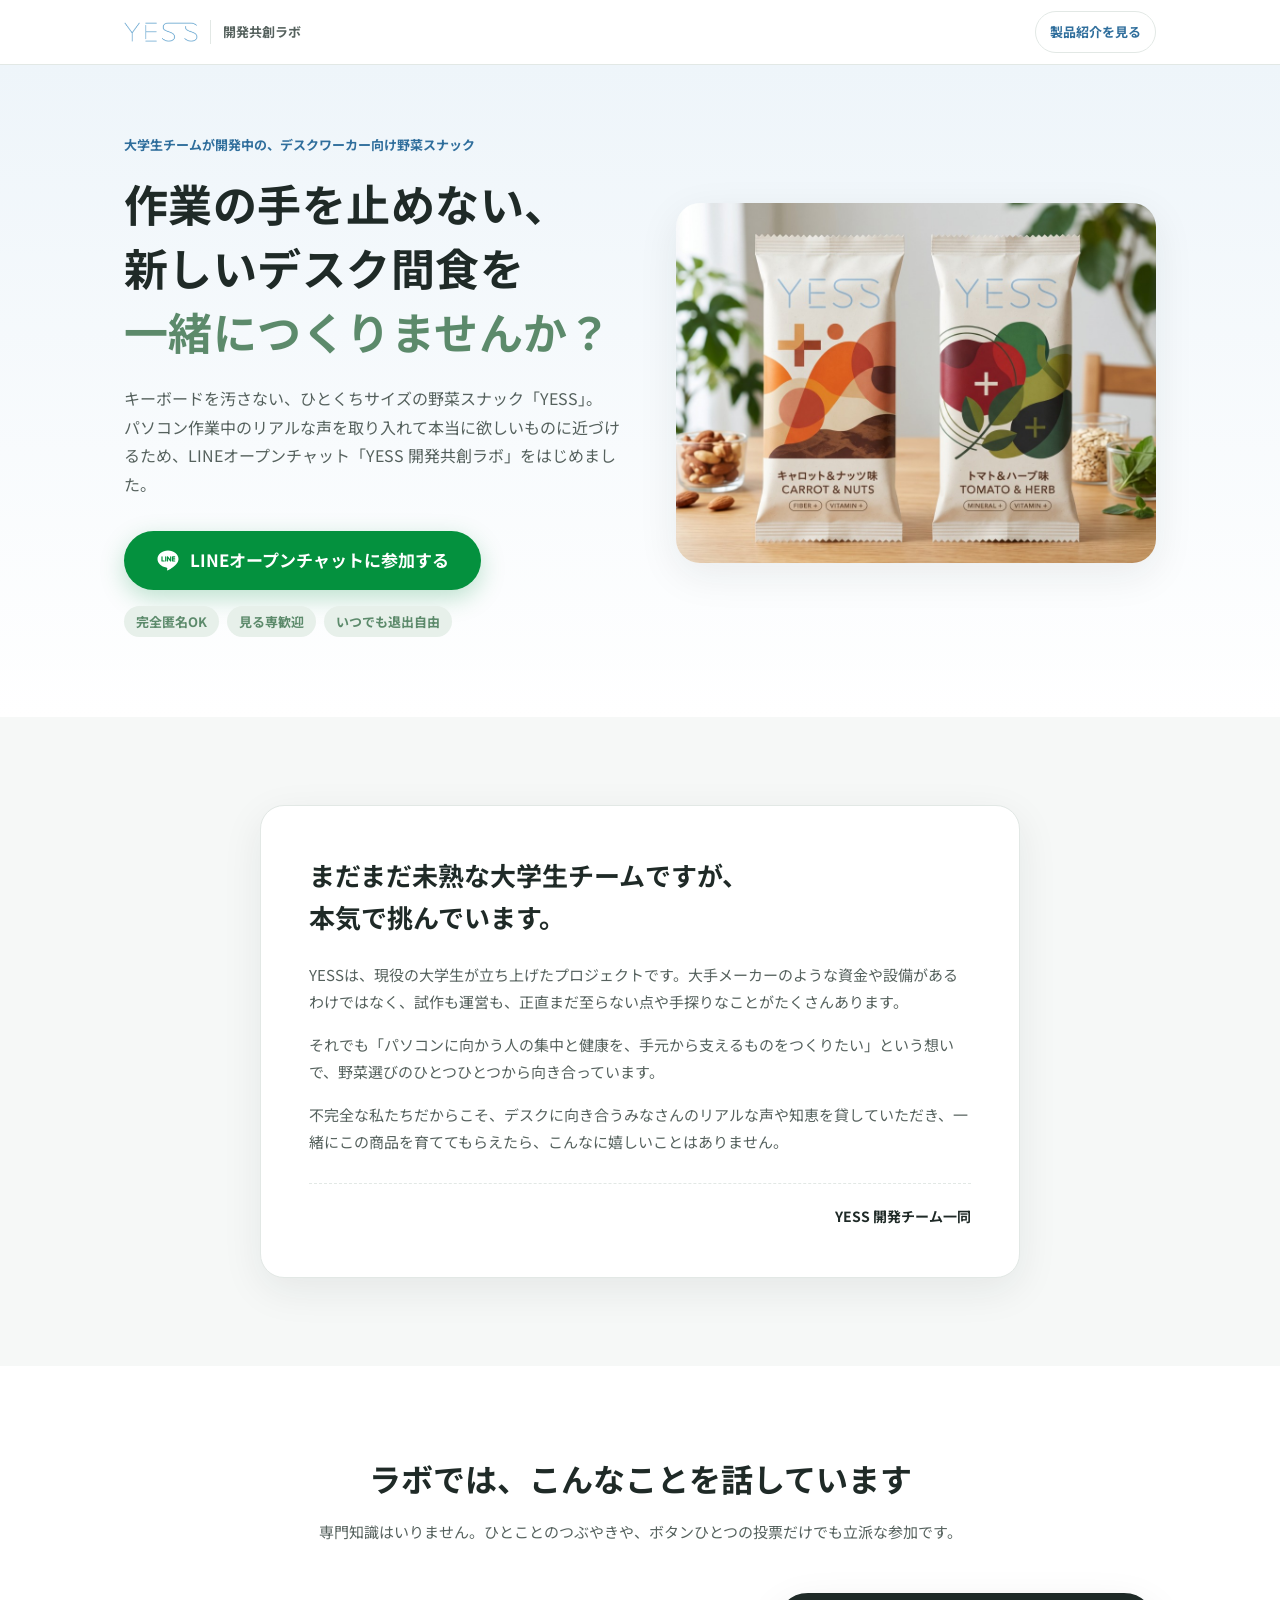
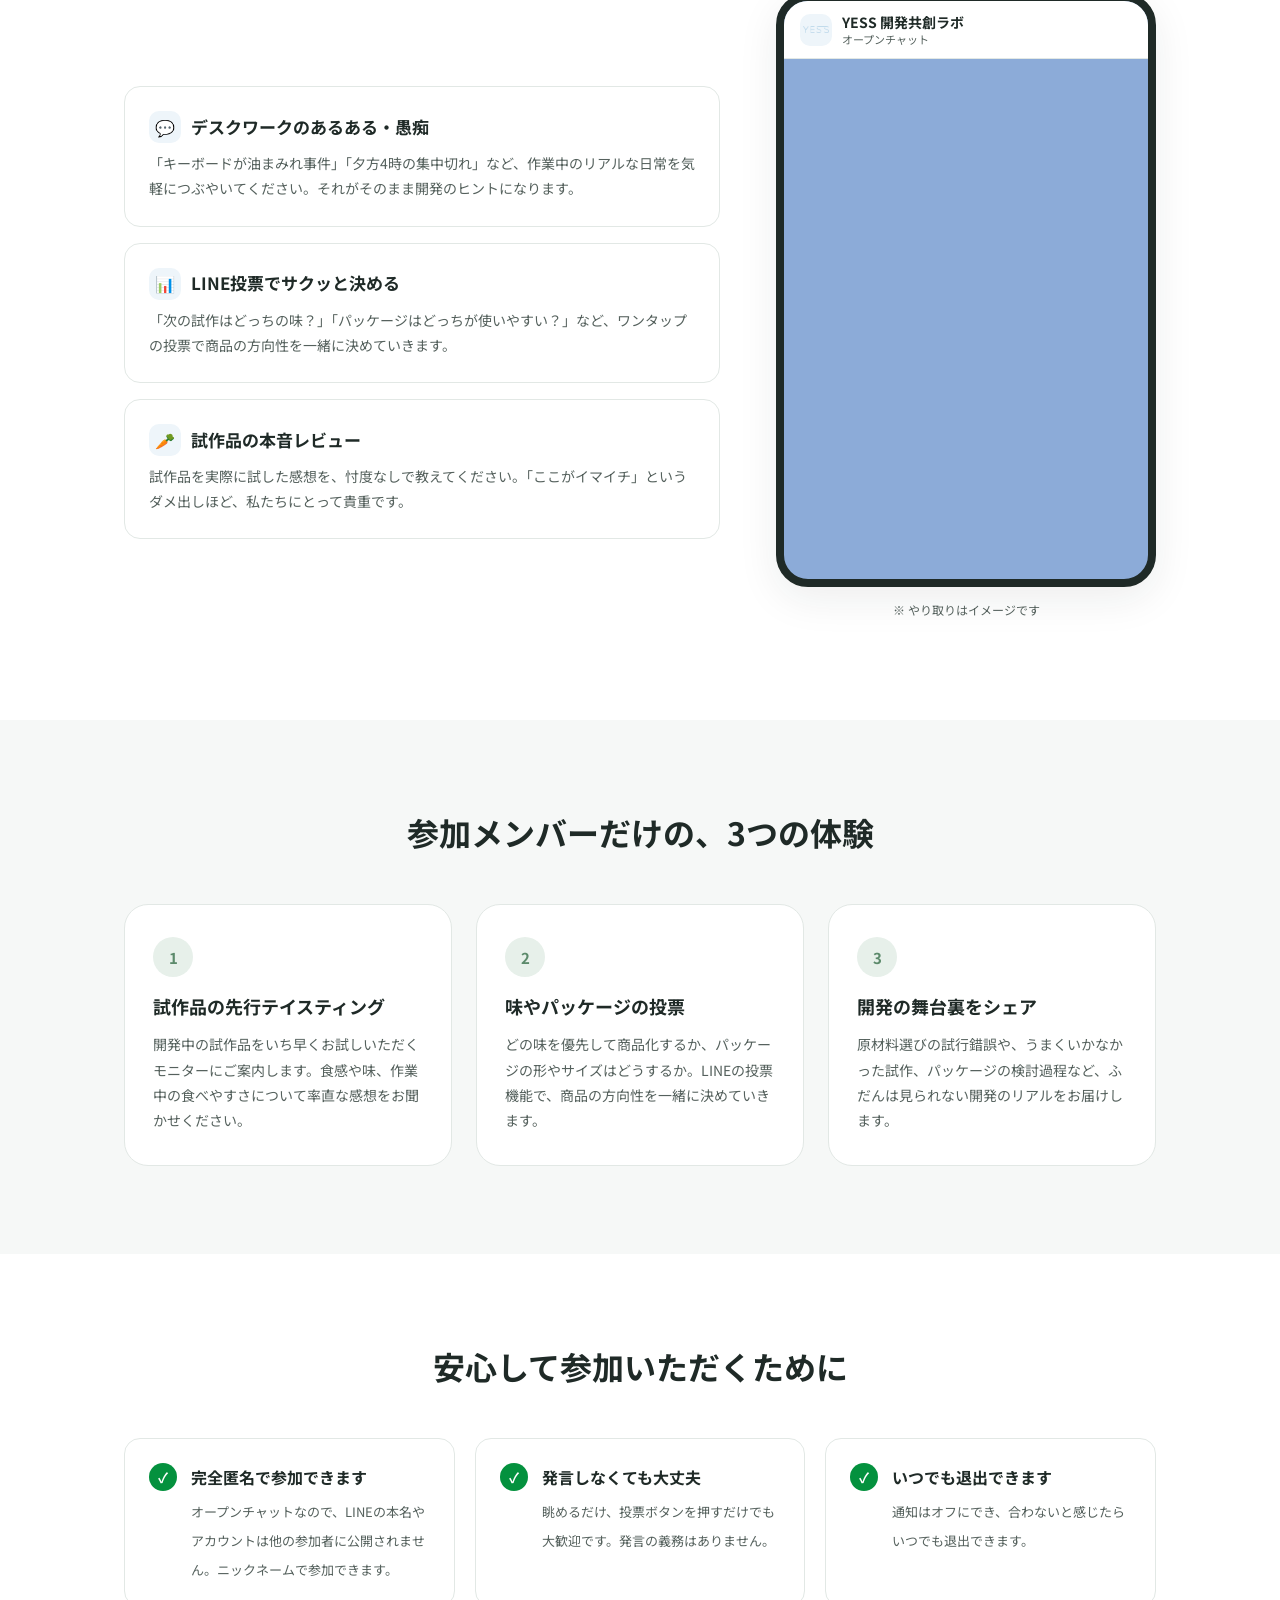
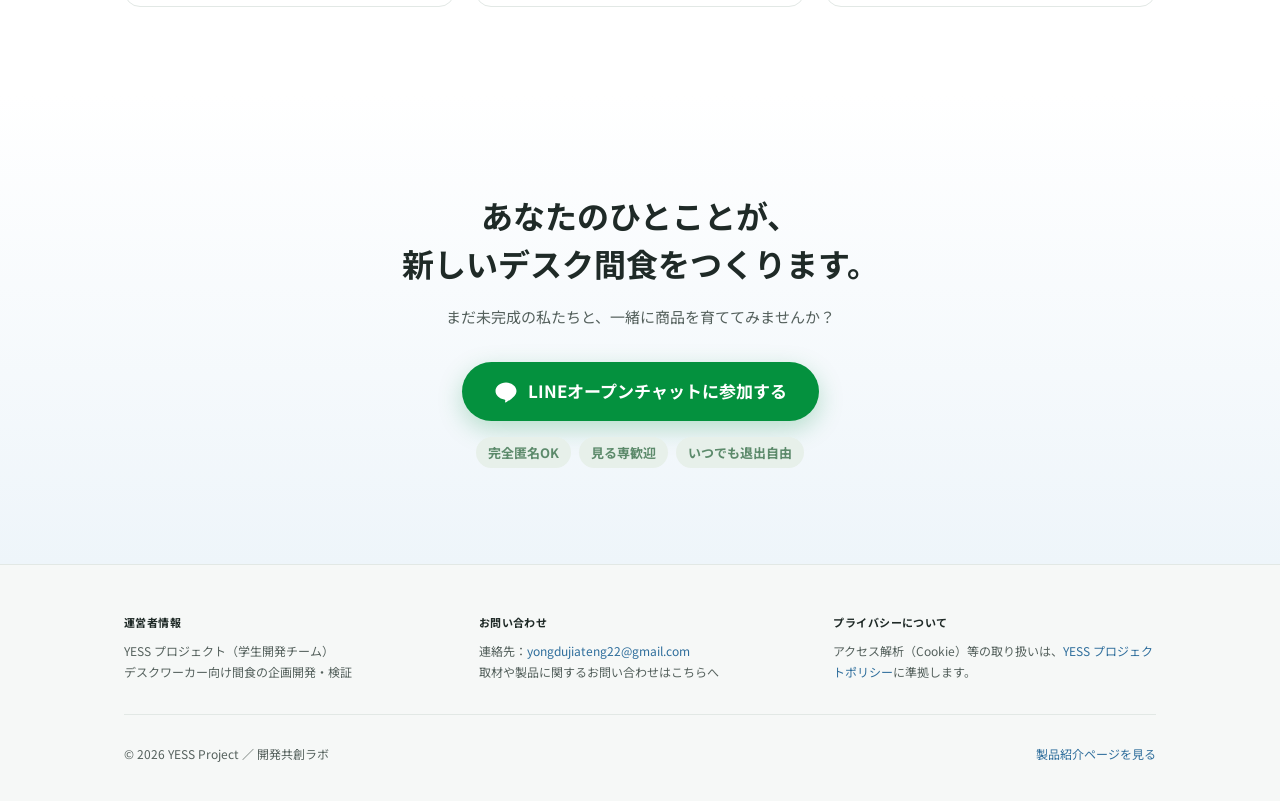
<file: community.html>
<!DOCTYPE html>
<html lang="ja">

<head>
  <!-- Google tag (gtag.js) -->
  <script async src="https://www.googletagmanager.com/gtag/js?id=AW-18537318358"></script>
  <script>
    window.dataLayer = window.dataLayer || [];
    function gtag(){dataLayer.push(arguments);}
    gtag('js', new Date());

    gtag('config', 'G-1RZXJPQ8PQ');
    gtag('config', 'AW-18537318358');
  </script>

  <meta charset="UTF-8">
  <meta name="viewport" content="width=device-width, initial-scale=1.0">
  <script>document.documentElement.classList.add('js');</script>
  <title>YESS 開発共創ラボ｜デスク間食を一緒につくるLINEオープンチャット</title>
  <meta name="description" content="大学生チームが開発中のデスクワーカー向け野菜スナック「YESS」。あるある話・LINE投票・試作品の本音レビューで、一緒に商品を育てるLINEオープンチャットです。匿名・見る専OK。">
  <meta property="og:title" content="YESS 開発共創ラボ｜一緒にデスク間食をつくりませんか？">
  <meta property="og:description" content="大学生チームが開発中の野菜スナック「YESS」を、デスクで働くみんなの声で育てるLINEオープンチャット。匿名・見る専OK。">
  <meta property="og:image" content="assets/product-package.jpg">
  <meta property="og:type" content="website">
  <link rel="preconnect" href="https://fonts.googleapis.com">
  <link rel="preconnect" href="https://fonts.gstatic.com" crossorigin>
  <link href="https://fonts.googleapis.com/css2?family=Noto+Sans+JP:wght@400;700&display=swap" rel="stylesheet">
  <link rel="stylesheet" href="community.css?v=2">
</head>

<body>
  <!-- Header -->
  <header class="cm-header">
    <div class="cm-container cm-header-inner">
      <a href="community.html" class="cm-brand" aria-label="YESS 開発共創ラボ トップへ">
        <img src="assets/yess-logo-blue.png" alt="YESS" width="74" height="20">
        <span class="cm-brand-sub">開発共創ラボ</span>
      </a>
      <a href="index.html" class="cm-header-link">製品紹介を見る</a>
    </div>
  </header>

  <main>
    <!-- ① Hero -->
    <section class="cm-hero">
      <div class="cm-container cm-hero-grid">
        <div>
          <span class="cm-hero-label">大学生チームが開発中の、デスクワーカー向け野菜スナック</span>
          <h1 class="cm-hero-title">
            作業の手を止めない、<br>
            新しいデスク間食を<br>
            <span class="cm-em">一緒につくりませんか？</span>
          </h1>
          <p class="cm-hero-lead">
            キーボードを汚さない、ひとくちサイズの野菜スナック「YESS」。<br>
            パソコン作業中のリアルな声を取り入れて本当に欲しいものに近づけるため、LINEオープンチャット「YESS 開発共創ラボ」をはじめました。
          </p>
          <a href="https://line.me/ti/g2/TZ-MnCn37chhsfphjSzNPITPlSlVFZOX0s26lw?utm_source=invitation&utm_medium=link_copy&utm_campaign=default" class="cm-line-btn js-line-link" data-loc="hero" target="_blank" rel="noopener noreferrer">
            <svg class="cm-line-icon" viewBox="0 0 24 24" aria-hidden="true"><path fill="currentColor" d="M12 2.5C6.2 2.5 1.5 6.3 1.5 11c0 4.2 3.7 7.7 8.8 8.4.3.1.8.2.9.5.1.3.1.7 0 1l-.1.9c0 .3-.2 1 .9.5 1.1-.5 6-3.5 8.2-6.1 1.5-1.7 2.3-3.4 2.3-5.2C22.5 6.3 17.8 2.5 12 2.5zM8.1 13.6H6c-.3 0-.6-.3-.6-.6V8.8c0-.3.3-.6.6-.6s.6.3.6.6v3.6h1.5c.3 0 .6.3.6.6s-.3.6-.6.6zm2.2-.6c0 .3-.3.6-.6.6s-.6-.3-.6-.6V8.8c0-.3.3-.6.6-.6s.6.3.6.6V13zm5 0c0 .3-.2.5-.4.6h-.2c-.2 0-.4-.1-.5-.2l-2.1-2.9V13c0 .3-.3.6-.6.6s-.6-.3-.6-.6V8.8c0-.3.2-.5.4-.6h.2c.2 0 .4.1.5.2l2.1 2.9V8.8c0-.3.3-.6.6-.6s.6.3.6.6V13zm3.4-2.7c.3 0 .6.3.6.6s-.3.6-.6.6h-1.5v.9h1.5c.3 0 .6.3.6.6s-.3.6-.6.6h-2.1c-.3 0-.6-.3-.6-.6V8.8c0-.3.3-.6.6-.6h2.1c.3 0 .6.3.6.6s-.3.6-.6.6h-1.5v.9h1.5z"/></svg>
            <span>LINEオープンチャットに参加する</span>
          </a>
          <ul class="cm-assure">
            <li>完全匿名OK</li>
            <li>見る専歓迎</li>
            <li>いつでも退出自由</li>
          </ul>
        </div>
        <div class="cm-hero-visual">
          <img src="assets/product-package.jpg" alt="YESS 試作パッケージ（キャロット＆ナッツ味／トマト＆ハーブ味）" width="1024" height="764">
        </div>
      </div>
    </section>

    <!-- ② 開発者メッセージ -->
    <section class="cm-section cm-section--soft">
      <div class="cm-container">
        <div class="cm-message">
          <h2 class="cm-message-title">まだまだ未熟な大学生チームですが、<br>本気で挑んでいます。</h2>
          <p>YESSは、現役の大学生が立ち上げたプロジェクトです。大手メーカーのような資金や設備があるわけではなく、試作も運営も、正直まだ至らない点や手探りなことがたくさんあります。</p>
          <p>それでも「パソコンに向かう人の集中と健康を、手元から支えるものをつくりたい」という想いで、野菜選びのひとつひとつから向き合っています。</p>
          <p>不完全な私たちだからこそ、デスクに向き合うみなさんのリアルな声や知恵を貸していただき、一緒にこの商品を育ててもらえたら、こんなに嬉しいことはありません。</p>
          <div class="cm-message-sign">YESS 開発チーム一同</div>
        </div>
      </div>
    </section>

    <!-- ③ ラボで話すこと + チャットアニメーション -->
    <section class="cm-section">
      <div class="cm-container">
        <div class="cm-section-head">
          <h2 class="cm-section-title">ラボでは、こんなことを話しています</h2>
          <p class="cm-section-desc">専門知識はいりません。ひとことのつぶやきや、ボタンひとつの投票だけでも立派な参加です。</p>
        </div>

        <div class="cm-talk-grid">
          <ul class="cm-topic-list">
            <li class="cm-topic">
              <h3 class="cm-topic-title"><span class="cm-topic-icon" aria-hidden="true">💬</span>デスクワークのあるある・愚痴</h3>
              <p>「キーボードが油まみれ事件」「夕方4時の集中切れ」など、作業中のリアルな日常を気軽につぶやいてください。それがそのまま開発のヒントになります。</p>
            </li>
            <li class="cm-topic">
              <h3 class="cm-topic-title"><span class="cm-topic-icon" aria-hidden="true">📊</span>LINE投票でサクッと決める</h3>
              <p>「次の試作はどっちの味？」「パッケージはどっちが使いやすい？」など、ワンタップの投票で商品の方向性を一緒に決めていきます。</p>
            </li>
            <li class="cm-topic">
              <h3 class="cm-topic-title"><span class="cm-topic-icon" aria-hidden="true">🥕</span>試作品の本音レビュー</h3>
              <p>試作品を実際に試した感想を、忖度なしで教えてください。「ここがイマイチ」というダメ出しほど、私たちにとって貴重です。</p>
            </li>
          </ul>

          <div>
            <div class="cm-phone" role="img" aria-label="LINEオープンチャットでのやり取りのイメージ。参加者があるある話をし、開発チームが返信し、フレーバー投票や試作品の感想が投稿されている様子">
              <div class="cm-phone-bar" aria-hidden="true">
                <div class="cm-phone-avatar-room"><img src="assets/yess-logo-blue.png" alt=""></div>
                <div class="cm-phone-bar-title">YESS 開発共創ラボ<span class="cm-phone-bar-sub">オープンチャット</span></div>
              </div>
              <div class="cm-chat" id="cm-chat" aria-hidden="true">
                <div class="cm-chat-spacer"></div>
                <div class="cm-sys" data-step>今日</div>

                <div class="cm-msg" data-step>
                  <div class="cm-avatar">🐱</div>
                  <div class="cm-msg-body">
                    <span class="cm-msg-name">リモートワーカー</span>
                    <div class="cm-bubble">作業中にポテチ食べてたら、キーボードが油で大惨事に…😭</div>
                    <div class="cm-reactions">
                      <span class="cm-react">😭 9</span>
                      <span class="cm-react">👍 14</span>
                    </div>
                  </div>
                </div>

                <div class="cm-msg" data-step>
                  <div class="cm-avatar">🦊</div>
                  <div class="cm-msg-body">
                    <span class="cm-msg-name">PC事務のひと</span>
                    <div class="cm-bubble">わかりすぎる笑。あと夕方4時に急にお腹すいて集中切れますよね</div>
                    <div class="cm-reactions">
                      <span class="cm-react">❤️ 11</span>
                    </div>
                  </div>
                </div>

                <div class="cm-msg" data-step>
                  <div class="cm-avatar">💻</div>
                  <div class="cm-msg-body">
                    <span class="cm-msg-name">エンジニア</span>
                    <div class="cm-bubble">甘いチョコだと後で眠くなるし、デスク用のちょうどいい間食がほんとない…</div>
                    <div class="cm-reactions">
                      <span class="cm-react">👍 16</span>
                    </div>
                  </div>
                </div>

                <div class="cm-msg cm-msg--me" data-step data-typing>
                  <div class="cm-avatar">🥕</div>
                  <div class="cm-msg-body">
                    <div class="cm-bubble">まさにその悩みを解決したくて、指が汚れず一口で野菜がとれるキューブを作ってます！💪</div>
                  </div>
                </div>

                <div class="cm-msg cm-msg--me" data-step>
                  <div class="cm-avatar">🥕</div>
                  <div class="cm-msg-body">
                    <div class="cm-bubble">いま次の試作フレーバーで悩んでいて…！みなさんどっちが気になりますか？</div>
                  </div>
                </div>

                <div class="cm-poll" data-step id="cm-poll-card">
                  <div class="cm-poll-head">📊 リアルタイム投票</div>
                  <div class="cm-poll-q">次に試作してほしいフレーバーは？</div>
                  <div class="cm-poll-opt"><i class="cm-poll-fill" style="--pct: 68%"></i><span>キャロット＆香ばしナッツ</span><span class="js-poll-pct" data-target="68">68%</span></div>
                  <div class="cm-poll-opt"><i class="cm-poll-fill" style="--pct: 32%"></i><span>完熟トマト＆バジルハーブ</span><span class="js-poll-pct" data-target="32">32%</span></div>
                  <div class="cm-poll-meta"><span id="cm-poll-count" data-start="12" data-target="31">31</span>人が投票中</div>
                </div>

                <div class="cm-msg" data-step>
                  <div class="cm-avatar">🐻</div>
                  <div class="cm-msg-body">
                    <span class="cm-msg-name">試食モニター</span>
                    <div class="cm-bubble">先週届いた試作サンプル食べました！本当に指が汚れないのは感動です✨</div>
                    <div class="cm-reactions">
                      <span class="cm-react">🎉 8</span>
                      <span class="cm-react">❤️ 12</span>
                    </div>
                  </div>
                </div>

                <div class="cm-msg" data-step>
                  <div class="cm-avatar">🐻</div>
                  <div class="cm-msg-body">
                    <span class="cm-msg-name">試食モニター</span>
                    <div class="cm-bubble">ただ、作業中の気分転換には、もう少し噛みごたえ（固さ）があってもいいかも？</div>
                    <div class="cm-reactions">
                      <span class="cm-react">👍 7</span>
                    </div>
                  </div>
                </div>

                <div class="cm-msg" data-step>
                  <div class="cm-avatar">🐶</div>
                  <div class="cm-msg-body">
                    <span class="cm-msg-name">デザイナー</span>
                    <div class="cm-bubble">私もカリッとしてる方が眠気覚ましになって好きです！</div>
                    <div class="cm-reactions">
                      <span class="cm-react">👍 10</span>
                    </div>
                  </div>
                </div>

                <div class="cm-msg cm-msg--me" data-step data-typing>
                  <div class="cm-avatar">🥕</div>
                  <div class="cm-msg-body">
                    <div class="cm-bubble">率直な本音レビューありがとうございます！！次の試作で焼き加減を調整してみます📝</div>
                    <div class="cm-reactions">
                      <span class="cm-react">🙌 15</span>
                      <span class="cm-react">🥕 9</span>
                    </div>
                  </div>
                </div>

                <div class="cm-msg cm-msg--me" id="cm-typing" hidden>
                  <div class="cm-avatar">🥕</div>
                  <div class="cm-msg-body">
                    <div class="cm-bubble cm-typing"><i></i><i></i><i></i></div>
                  </div>
                </div>
              </div>
            </div>
            <p class="cm-chat-note">※ やり取りはイメージです</p>
          </div>
        </div>
      </div>
    </section>

    <!-- ④ 参加メンバーの体験 -->
    <section class="cm-section cm-section--soft">
      <div class="cm-container">
        <div class="cm-section-head">
          <h2 class="cm-section-title">参加メンバーだけの、3つの体験</h2>
        </div>
        <div class="cm-benefits">
          <article class="cm-benefit">
            <span class="cm-benefit-num" aria-hidden="true">1</span>
            <h3 class="cm-benefit-title">試作品の先行テイスティング</h3>
            <p>開発中の試作品をいち早くお試しいただくモニターにご案内します。食感や味、作業中の食べやすさについて率直な感想をお聞かせください。</p>
          </article>
          <article class="cm-benefit">
            <span class="cm-benefit-num" aria-hidden="true">2</span>
            <h3 class="cm-benefit-title">味やパッケージの投票</h3>
            <p>どの味を優先して商品化するか、パッケージの形やサイズはどうするか。LINEの投票機能で、商品の方向性を一緒に決めていきます。</p>
          </article>
          <article class="cm-benefit">
            <span class="cm-benefit-num" aria-hidden="true">3</span>
            <h3 class="cm-benefit-title">開発の舞台裏をシェア</h3>
            <p>原材料選びの試行錯誤や、うまくいかなかった試作、パッケージの検討過程など、ふだんは見られない開発のリアルをお届けします。</p>
          </article>
        </div>
      </div>
    </section>

    <!-- ⑤ 安心の約束 -->
    <section class="cm-section">
      <div class="cm-container">
        <div class="cm-section-head">
          <h2 class="cm-section-title">安心して参加いただくために</h2>
        </div>
        <ul class="cm-promises">
          <li class="cm-promise">
            <span class="cm-check" aria-hidden="true">✓</span>
            <div>
              <strong>完全匿名で参加できます</strong>
              <span class="cm-promise-text">オープンチャットなので、LINEの本名やアカウントは他の参加者に公開されません。ニックネームで参加できます。</span>
            </div>
          </li>
          <li class="cm-promise">
            <span class="cm-check" aria-hidden="true">✓</span>
            <div>
              <strong>発言しなくても大丈夫</strong>
              <span class="cm-promise-text">眺めるだけ、投票ボタンを押すだけでも大歓迎です。発言の義務はありません。</span>
            </div>
          </li>
          <li class="cm-promise">
            <span class="cm-check" aria-hidden="true">✓</span>
            <div>
              <strong>いつでも退出できます</strong>
              <span class="cm-promise-text">通知はオフにでき、合わないと感じたらいつでも退出できます。</span>
            </div>
          </li>
        </ul>
      </div>
    </section>

    <!-- ⑥ Bottom CTA -->
    <section class="cm-cta">
      <div class="cm-container">
        <h2 class="cm-section-title">あなたのひとことが、<br>新しいデスク間食をつくります。</h2>
        <p class="cm-section-desc">まだ未完成の私たちと、一緒に商品を育ててみませんか？</p>
        <a href="https://line.me/ti/g2/TZ-MnCn37chhsfphjSzNPITPlSlVFZOX0s26lw?utm_source=invitation&utm_medium=link_copy&utm_campaign=default" class="cm-line-btn js-line-link" data-loc="bottom" target="_blank" rel="noopener noreferrer">
          <svg class="cm-line-icon" viewBox="0 0 24 24" aria-hidden="true"><path fill="currentColor" d="M12 2.5C6.2 2.5 1.5 6.3 1.5 11c0 4.2 3.7 7.7 8.8 8.4.3.1.8.2.9.5.1.3.1.7 0 1l-.1.9c0 .3-.2 1 .9.5 1.1-.5 6-3.5 8.2-6.1 1.5-1.7 2.3-3.4 2.3-5.2C22.5 6.3 17.8 2.5 12 2.5z"/></svg>
          <span>LINEオープンチャットに参加する</span>
        </a>
        <ul class="cm-assure">
          <li>完全匿名OK</li>
          <li>見る専歓迎</li>
          <li>いつでも退出自由</li>
        </ul>
      </div>
    </section>
  </main>

  <footer class="cm-footer">
    <div class="cm-container">
      <div class="cm-footer-info">
        <div class="cm-footer-col">
          <span class="cm-footer-label">運営者情報</span>
          <p>YESS プロジェクト（学生開発チーム）<br>デスクワーカー向け間食の企画開発・検証</p>
        </div>
        <div class="cm-footer-col">
          <span class="cm-footer-label">お問い合わせ</span>
          <p>連絡先：<a href="mailto:yongdujiateng22@gmail.com">yongdujiateng22@gmail.com</a><br>取材や製品に関するお問い合わせはこちらへ</p>
        </div>
        <div class="cm-footer-col">
          <span class="cm-footer-label">プライバシーについて</span>
          <p>アクセス解析（Cookie）等の取り扱いは、<a href="index.html#sec-operator">YESS プロジェクトポリシー</a>に準拠します。</p>
        </div>
      </div>
      <div class="cm-footer-bottom">
        <span>© 2026 YESS Project ／ 開発共創ラボ</span>
        <a href="index.html">製品紹介ページを見る</a>
      </div>
    </div>
  </footer>

  <script>
    (function () {
      // ▼ LINEオープンチャットの招待URLが発行されたら、ここを差し替えてください
      var LINE_OPENCHAT_URL = 'https://line.me/ti/g2/TZ-MnCn37chhsfphjSzNPITPlSlVFZOX0s26lw?utm_source=invitation&utm_medium=link_copy&utm_campaign=default';

      // 参加ボタン: URL設定 + GA4計測
      document.querySelectorAll('.js-line-link').forEach(function (a) {
        a.href = LINE_OPENCHAT_URL;
        a.addEventListener('click', function () {
          if (typeof window.gtag === 'function') {
            window.gtag('event', 'community_join_click', {
              event_category: 'community',
              event_label: 'line_openchat',
              click_location: a.dataset.loc
            });
          }
        });
      });

      // チャットアニメーション（高速テンポ・下からの押し上げスクロール・リアクション・投票カウントアップ）
      var chat = document.getElementById('cm-chat');
      if (!chat) return;
      if (window.matchMedia('(prefers-reduced-motion: reduce)').matches) return;

      var steps = Array.prototype.slice.call(chat.querySelectorAll('[data-step]'));
      var typing = document.getElementById('cm-typing');
      var pollCountEl = document.getElementById('cm-poll-count');
      var pollPctEls = Array.prototype.slice.call(chat.querySelectorAll('.js-poll-pct'));
      var timers = [];
      var running = false;

      function wait(fn, ms) { timers.push(setTimeout(fn, ms)); }

      function scrollToBottom() {
        try {
          chat.scrollTo({ top: chat.scrollHeight, behavior: 'smooth' });
        } catch (_) {
          chat.scrollTop = chat.scrollHeight;
        }
      }

      function animatePollNumbers() {
        var duration = 1100;
        var stepsCount = 16;
        var stepTime = Math.floor(duration / stepsCount);
        var startVotes = pollCountEl ? parseInt(pollCountEl.getAttribute('data-start') || '12', 10) : 12;
        var targetVotes = pollCountEl ? parseInt(pollCountEl.getAttribute('data-target') || '31', 10) : 31;

        for (var i = 0; i <= stepsCount; i++) {
          (function (idx) {
            wait(function () {
              var progress = idx / stepsCount;
              // Ease-out curve
              var eased = 1 - Math.pow(1 - progress, 3);
              if (pollCountEl) {
                pollCountEl.textContent = String(Math.round(startVotes + (targetVotes - startVotes) * eased));
              }
              pollPctEls.forEach(function (pctEl) {
                var targetPct = parseInt(pctEl.getAttribute('data-target') || '0', 10);
                pctEl.textContent = Math.round(targetPct * eased) + '%';
              });
            }, idx * stepTime);
          })(i);
        }
      }

      function reset() {
        timers.forEach(clearTimeout);
        timers = [];
        steps.forEach(function (el) {
          el.classList.remove('is-shown');
          el.querySelectorAll('.cm-react').forEach(function (r) {
            r.classList.remove('is-popped');
          });
        });
        if (pollCountEl) pollCountEl.textContent = pollCountEl.getAttribute('data-start') || '12';
        pollPctEls.forEach(function (pctEl) { pctEl.textContent = '0%'; });
        typing.hidden = true;
        chat.scrollTop = 0;
      }

      function showStep(el) {
        el.classList.add('is-shown');
        scrollToBottom();

        // リアクションバッジを時間差でポンポン表示
        var reacts = el.querySelectorAll('.cm-react');
        reacts.forEach(function (r, idx) {
          wait(function () {
            r.classList.add('is-popped');
            scrollToBottom();
          }, 220 + idx * 160);
        });

        // 投票カードなら数字カウントアップを開始
        if (el.classList.contains('cm-poll')) {
          animatePollNumbers();
        }
      }

      function play() {
        reset();
        running = true;
        var t = 250;
        steps.forEach(function (el) {
          if (el.hasAttribute('data-typing')) {
            wait(function () {
              chat.insertBefore(typing, el);
              typing.hidden = false;
              scrollToBottom();
            }, t);
            t += 520;
            wait(function () {
              typing.hidden = true;
              showStep(el);
            }, t);
          } else {
            wait(function () {
              showStep(el);
            }, t);
          }
          t += el.classList.contains('cm-poll') ? 1450 : 750;
        });
        // 最後まで表示したら少し待ってループ
        wait(play, t + 3200);
      }

      if ('IntersectionObserver' in window) {
        new IntersectionObserver(function (entries) {
          entries.forEach(function (entry) {
            if (entry.isIntersecting && !running) {
              play();
            } else if (!entry.isIntersecting && running) {
              reset();
              running = false;
            }
          });
        }, { threshold: 0.35 }).observe(chat);
      } else {
        play();
      }
    })();
  </script>
</body>

</html>
</file>
<file: styles.css>
@charset "UTF-8";
/* Hallmark · v2.0.0 · theme: sumi-brass (custom) · shape: workbench · posture: restrained · hero: custom · nav: editorial-bar · footer: split-inline · copy: verbatim */
/* Hallmark · answered F3 · display heads balance dynamically */
/* Hallmark · answered F6 · tabular numerals enabled on numeric data */
/* Hallmark · answered F24 · card borders use single hairline without diffuse elevation */
/* Hallmark · dismissed 49 · interactive option cards and multi-line survey choices intentionally contain structured descriptions */
/* ==========================================================================
   YESS // EDITORIAL CINEMATIC LUXURY DESIGN SYSTEM
   - ZERO GRADIENTS (Strictly no linear-gradient, radial-gradient, conic-gradient)
   - Palette: Deep Sumi Charcoal (#141311 / #1B1917) + Champagne Brass (#C6A87C)
   - Font Weights: ONLY 100/200 & 800/900 (Intermediate weights are prohibited)
   - Size Ratio >= 3.0x (Hero Display: 72px-88px, H2: 54px-64px, Body: 15px-16px)
   - SCROLL REVEAL: Every section and module emerges / floats up on scroll
   - FLAVOR INTEREST VOTING BOARD: Vote on what flavors you genuinely crave at your desk
   ========================================================================== */

:root {
  --bg-sumi: #141311;
  --bg-charcoal: #1B1917;
  --bg-surface: #24211D;
  --bg-elevated: #2C2924;

  --border-subtle: #2C2823;
  --border-strong: #3F3932;

  --text-ivory: #F5F2EB;
  --text-warm-gray: #C4BEB4;
  --text-muted: #8A8379;
  --text-on-accent: #141311;

  --accent-brass: #C6A87C;
  --accent-brass-bright: #D8BE96;

  --font-sans: 'Inter', 'Noto Sans JP', -apple-system, BlinkMacSystemFont, sans-serif;

  /* Size Ratio >= 3.0x */
  --size-hero: clamp(3.5rem, 5.8vw, 5.25rem);     /* 56px - 84px */
  --size-h2: clamp(3.375rem, 4.5vw, 4rem);        /* 54px - 64px */
  --size-code: clamp(3.375rem, 4vw, 3.625rem);    /* 54px - 58px */
  --size-subhead: 1.125rem;                       /* 18px */
  --size-body: 0.96875rem;                        /* 15.5px */
  --size-small: 0.875rem;                         /* 14px */
  --size-micro: 0.75rem;                          /* 12px */
  /* Gate 48 color tokens */
  --border-guide: var(--border-guide);
  --bg-cinema-stage: #0B0A09;
  --bg-video-shade: rgba(18, 17, 15, 0.44);
  --bg-caption-stage: rgba(20, 19, 17, 0.92);
  --bg-controls-widget: rgba(20, 19, 17, 0.92);
  --shadow-gallery-card: 0 12px 32px rgba(0, 0, 0, 0.7);
  --bg-card-img: #0F0E0D;
  --bg-modal-backdrop: rgba(10, 9, 8, 0.88);
  --shadow-modal: 0 24px 64px rgba(0, 0, 0, 0.85);
  /* Organic Vegetable Natural Accents */
  --vege-tomato: #C94A3D;
  --vege-carrot: #D9732B;
  --vege-cheese: #D4A23B;
  --vege-pumpkin: #C9932B;
  --vege-spice: #BD5D26;
  --vege-edamame: #568744;


}

*, *::before, *::after {
  box-sizing: border-box;
  margin: 0;
  padding: 0;
}

html {
  scroll-behavior: smooth;
  background-color: var(--bg-sumi);
  color: var(--text-ivory);
  font-family: var(--font-sans);
  font-weight: 200;
  font-size: 16px;
  line-height: 1.85;
  -webkit-font-smoothing: antialiased;
  -moz-osx-font-smoothing: grayscale;
}

html, body {
  overflow-x: clip;
}

body {
  position: relative;
  min-height: 100vh;
  background-color: var(--bg-sumi);
  color: var(--text-ivory);
}

/* Strict Weight Enforcement: ONLY 200 or 800/900 */
p, li, span, label, input, textarea, button {
  font-weight: 200;
}

h1, h2, h3, strong {
  font-weight: 900;
  overflow-wrap: break-word;
  min-width: 0;
  text-wrap: balance;
}

/* Tabular figures for data and numbers (F6) */
.problem-number,
.stat-value,
.flavor-pct-text,
#scrub-pct-text,
.scene-code-head,
.q-num,
#form-progress-text,
.flavor-vote-count-badge {
  font-variant-numeric: tabular-nums;
}

/* Interactive States: :active and :disabled (Gate 26b) */
button:active,
a.luxury-cta-btn:active,
.choice-chip:active,
.checkpoint-btn:active,
.survey-option-btn:active,
.flavor-choice-card:active,
.scene-tile:active {
  transform: translateY(1px);

  color: var(--text-ivory);}

button:disabled,
input:disabled,
textarea:disabled,
[aria-disabled="true"] {
  opacity: 0.45;
  cursor: not-allowed;
  pointer-events: none;
}

/* ==========================================================================
   SCROLL REVEAL / FLOAT-UP ANIMATION SYSTEM (スライドするごとに浮かび上がる)
   ========================================================================== */

.reveal-item {
  opacity: 1;
  transform: none;
}

html.js .reveal-item {
  opacity: 0;
  transform: translateY(36px);
  transition: opacity 0.85s cubic-bezier(0.16, 1, 0.3, 1),
              transform 0.85s cubic-bezier(0.16, 1, 0.3, 1);
  will-change: opacity, transform;
}

html.js .reveal-item.is-revealed {
  opacity: 1;
  transform: translateY(0);
}

.delay-1 { transition-delay: 0.12s; }
.delay-2 { transition-delay: 0.24s; }
.delay-3 { transition-delay: 0.36s; }
.delay-4 { transition-delay: 0.48s; }

/* Image Disclaimer Note */
.image-dev-note {
  display: block;
  font-size: 11px;
  font-weight: 200;
  color: var(--accent-brass);
  margin-top: 8px;
  letter-spacing: 0.02em;
}

/* ==========================================================================
   MATTE TEXTURE & ARCHITECTURAL GRID GUIDES (NO GRADIENTS)
   ========================================================================== */

.matte-grain {
  position: fixed;
  inset: 0;
  pointer-events: none;
  z-index: 2;
  opacity: 0.034;
  background-image: url("data:image/svg+xml,%3Csvg viewBox='0 0 240 240' xmlns='http://www.w3.org/2000/svg'%3E%3Cfilter id='grain'%3E%3CfeTurbulence type='fractalNoise' baseFrequency='0.9' numOctaves='3' stitchTiles='stitch'/%3E%3C/filter%3E%3Crect width='100%25' height='100%25' filter='url(%23grain)'/%3E%3C/svg%3E");
}

.architectural-guides {
  position: fixed;
  inset: 0;
  max-width: 1400px;
  margin: 0 auto;
  pointer-events: none;
  z-index: 2;
  border-left: 1px solid var(--border-subtle);
  border-right: 1px solid var(--border-subtle);
  display: grid;
  grid-template-columns: repeat(4, 1fr);
}

.guide-col {
  border-right: 1px solid var(--border-guide);
}

.guide-col:last-child {
  border-right: none;
}

/* ==========================================================================
   STICKY NAVIGATION
   ========================================================================== */

.site-header {
  position: fixed;
  top: 0;
  left: 0;
  right: 0;
  z-index: 100;
  background-color: var(--bg-sumi);
  border-bottom: 1px solid var(--border-subtle);
}

.header-container {
  max-width: 1400px;
  margin: 0 auto;
  height: 72px;
  padding: 0 44px;
  display: flex;
  align-items: center;
  justify-content: space-between;
  border-left: 1px solid var(--border-subtle);
  border-right: 1px solid var(--border-subtle);
}

.brand-mark {
  display: flex;
  align-items: center;
  gap: 16px;
  text-decoration: none;
  color: var(--text-ivory);
}

.brand-logo-img {
  height: 24px;
  width: auto;
  max-width: 100px;
  display: block;
  object-fit: contain;
}

.brand-plus-icon {
  width: 22px;
  height: 22px;
  position: relative;
  display: flex;
  align-items: center;
  justify-content: center;
}

.brand-plus-icon::before,
.brand-plus-icon::after {
  content: "";
  position: absolute;
  background-color: var(--accent-brass);
}

.brand-plus-icon::before {
  width: 100%;
  height: 4px;
}

.brand-plus-icon::after {
  width: 4px;
  height: 100%;
}

.brand-title {
  font-weight: 900;
  font-size: 16px;
  letter-spacing: 0.02em;
}

.brand-sub {
  font-weight: 200;
  font-size: var(--size-micro);
  color: var(--accent-brass);
  letter-spacing: 0.02em;
  padding-left: 16px;
  border-left: 1px solid var(--border-strong);
}

.header-nav {
  display: flex;
  align-items: center;
  gap: 36px;
}

.nav-item {
  color: var(--text-warm-gray);
  text-decoration: none;
  font-size: 13px;
  font-weight: 200;
  letter-spacing: 0.02em;
  transition: color 0.2s ease;
  position: relative;
  padding: 8px 0;
}

.nav-item:hover,
.nav-item.is-current {
  color: var(--accent-brass);
}

.nav-item.is-current::after {
  content: "";
  position: absolute;
  left: 0;
  right: 0;
  bottom: 0;
  height: 2px;
  background-color: var(--accent-brass);
}

.nav-item:hover {
  color: var(--accent-brass);
}

.header-actions {
  display: flex;
  align-items: center;
  gap: 12px;
}

.header-lab-btn {
  padding: 12px 16px;
  background-color: transparent;
  border: 1px solid var(--accent-brass);
  color: var(--accent-brass);
  text-decoration: none;
  font-size: 13px;
  font-weight: 900;
  letter-spacing: 0.02em;
  transition: background-color 0.2s ease, color 0.2s ease;
  white-space: nowrap;
}

.header-lab-btn:hover {
  background-color: var(--accent-brass);
  color: var(--bg-sumi);
}

.header-action-btn {
  padding: 12px 24px;
  background-color: var(--accent-brass);
  color: var(--text-on-accent);
  text-decoration: none;
  font-size: 13px;
  font-weight: 900;
  letter-spacing: 0.02em;
  transition: background-color 0.2s ease;
  white-space: nowrap;
}

.header-action-btn:hover {
  background-color: var(--accent-brass-bright);
}

/* ==========================================================================
   SCENE 1: CINEMATIC SCROLL-DRIVEN VIDEO ZOOM STAGE (380vh Pinned Track)
   ========================================================================== */

.cinema-scroll-track {
  position: relative;
  height: 380vh;
  background-color: var(--bg-sumi);
  z-index: 10;
}

.cinema-sticky-stage {
  position: sticky;
  top: 72px;
  width: 100%;
  height: calc(100vh - 72px);
  overflow: hidden;
  background-color: var(--bg-cinema-stage);
  border-bottom: 1px solid var(--border-subtle);
}

.cinema-video-layer {
  position: absolute;
  inset: 0;
  width: 100%;
  height: 100%;
  display: flex;
  align-items: center;
  justify-content: center;
}

#scroll-video {
  width: 100%;
  height: 100%;
  object-fit: cover;
  display: block;
}

.video-tint-shade {
  position: absolute;
  inset: 0;
  background-color: var(--bg-video-shade);
  pointer-events: none;
}

.cinema-captions-container {
  position: absolute;
  inset: 0;
  pointer-events: none;
  z-index: 5;
  max-width: 1400px;
  margin: 0 auto;
  padding: 0 44px;
  display: flex;
  flex-direction: column;
  justify-content: space-between;
}

.cinema-status-badge {
  padding-top: 32px;
  display: flex;
  align-items: center;
  gap: 12px;
  font-size: var(--size-micro);
  font-weight: 800;
  color: var(--accent-brass);
  letter-spacing: 0.02em;
}

.status-indicator-dot {
  width: 8px;
  height: 8px;
  background-color: var(--accent-brass);
  display: inline-block;
}

.cinema-caption-stage {
  position: absolute;
  left: 44px;
  bottom: 84px;
  max-width: 720px;
  opacity: 1;
  pointer-events: auto;
  background-color: var(--bg-caption-stage);
  border: 1px solid var(--border-strong);
  padding: 32px 36px;
  color: var(--text-ivory);
}

html.js .cinema-caption-stage {
  opacity: 0;
  visibility: hidden;
  pointer-events: none;
  transform: translateY(24px);
  transition: opacity 0.45s cubic-bezier(0.16, 1, 0.3, 1),
              transform 0.45s cubic-bezier(0.16, 1, 0.3, 1),
              visibility 0.45s cubic-bezier(0.16, 1, 0.3, 1);
}

html.js .cinema-caption-stage.is-active {
  opacity: 1;
  visibility: visible;
  pointer-events: auto;
  transform: translateY(0);
}

.caption-tag {
  font-size: var(--size-micro);
  font-weight: 800;
  color: var(--accent-brass);
  letter-spacing: 0.02em;
  margin-bottom: 12px;
  display: block;
}

.caption-heading {
  font-size: clamp(2rem, 3.6vw, 3rem);
  font-weight: 900;
  line-height: 1.18;
  letter-spacing: -0.02em;
  color: var(--text-ivory);
  margin-bottom: 16px;
}

.caption-desc {
  font-size: var(--size-body);
  font-weight: 200;
  color: var(--text-warm-gray);
  line-height: 1.85;
}

.cinema-controls-widget {
  position: absolute;
  right: 44px;
  bottom: 84px;
  z-index: 20;
  background-color: var(--bg-caption-stage);
  border: 1px solid var(--border-strong);
  padding: 16px 20px;
  display: flex;
  flex-direction: column;
  gap: 12px;
  width: 290px;
}

.controls-row {
  display: flex;
  align-items: center;
  justify-content: space-between;
  font-size: var(--size-micro);
  color: var(--text-warm-gray);
}

.controls-row strong {
  color: var(--accent-brass);
  font-weight: 800;
}

.scrubber-track {
  width: 100%;
  height: 4px;
  background-color: var(--border-strong);
  position: relative;
  cursor: pointer;
}

.scrubber-fill {
  height: 100%;
  position: absolute;
  top: 0;
  left: 0;
  bottom: 0;
  width: 100%;
  transform: scaleX(0);
  transform-origin: left;
  transition: transform 0.1s linear;
  background-color: var(--accent-brass);
}

.control-btn-group {
  display: flex;
  gap: 8px;
}

.widget-btn {
  flex: 1;
  padding: 8px 12px;
  background-color: var(--bg-surface);
  border: 1px solid var(--border-strong);
  color: var(--text-ivory);
  font-family: var(--font-sans);
  font-size: 11px;
  font-weight: 800;
  cursor: pointer;
  transition: background-color 0.2s ease, border-color 0.2s ease, color 0.2s ease;
}

.widget-btn:hover {
  background-color: var(--accent-brass);
  color: var(--text-on-accent);
}

.scroll-indicator-mouse {
  position: absolute;
  left: 50%;
  bottom: 24px;
  transform: translateX(-50%);
  display: flex;
  align-items: center;
  gap: 8px;
  font-size: var(--size-micro);
  color: var(--accent-brass);
  font-weight: 800;
  letter-spacing: 0.02em;
  pointer-events: none;
}

.mouse-icon {
  width: 14px;
  height: 22px;
  border: 1px solid var(--accent-brass);
  position: relative;
}

.mouse-icon::after {
  content: "";
  position: absolute;
  top: 4px;
  left: 5px;
  width: 2px;
  height: 4px;
  background-color: var(--accent-brass);
  animation: mouseWheel 1.5s infinite;
}

@keyframes mouseWheel {
  0% { transform: translateY(0); opacity: 1; }
  100% { transform: translateY(6px); opacity: 0; }
}

/* ==========================================================================
   PAGE MAIN CONTENT CONTAINER
   ========================================================================== */

.page-content {
  position: relative;
  z-index: 20;
  max-width: 1400px;
  margin: 0 auto;
  background-color: var(--bg-sumi);
  border-left: 1px solid var(--border-subtle);
  border-right: 1px solid var(--border-subtle);
}

.section-frame {
  border-bottom: 1px solid var(--border-subtle);
  position: relative;
}

section[id],
main[id] {
  scroll-margin-top: 72px;
}

.editorial-kicker {
  display: inline-flex;
  align-items: center;
  gap: 12px;
  font-size: var(--size-micro);
  font-weight: 800;
  color: var(--accent-brass);
  letter-spacing: 0.02em;
  margin-bottom: 20px;
}

.kicker-rule {
  width: 28px;
  height: 1px;
  background-color: var(--accent-brass);
}

/* ==========================================================================
   SECTION 1.5: PRODUCT INTRO & REAL PHOTOGRAPHY SHOWCASE
   ========================================================================== */

.product-intro-grid {
  display: grid;
  grid-template-columns: minmax(0, 6fr) minmax(0, 6fr);
  align-items: stretch;
}

.intro-editorial-col {
  padding: 68px 52px;
  background-color: var(--bg-charcoal);
  border-right: 1px solid var(--border-subtle);
  display: flex;
  flex-direction: column;
  justify-content: space-between;

  color: var(--text-ivory);}

.intro-main-heading {
  font-size: var(--size-hero);
  font-weight: 900;
  line-height: 1.12;
  letter-spacing: -0.02em;
  color: var(--text-ivory);
  margin-bottom: 28px;
}

.intro-main-heading .brass-text {
  color: var(--accent-brass);
}

.intro-lead-copy {
  font-size: var(--size-body);
  font-weight: 200;
  color: var(--text-warm-gray);
  line-height: 1.95;
  margin-bottom: 24px;
}

.intro-feature-list {
  display: flex;
  flex-direction: column;
  gap: 12px;
  margin: 0 0 24px 0;
  padding: 0;
  list-style: none;
}

.intro-feature-item {
  display: flex;
  align-items: center;
  gap: 12px;
  padding: 12px 16px;
  background-color: var(--bg-surface);
  border: 1px solid var(--border-strong);
  font-size: var(--size-small);
  font-weight: 200;
  color: var(--text-warm-gray);
}

.intro-feature-item strong {
  font-weight: 800;
  color: var(--accent-brass);
  white-space: nowrap;
  flex-shrink: 0;
}

.flavor-board-jump-btn {
  display: flex;
  justify-content: space-between;
  align-items: center;
  width: 100%;
  padding: 16px 20px;
  background-color: var(--bg-surface);
  border: 1px solid var(--accent-brass);
  color: var(--accent-brass);
  text-decoration: none;
  font-size: 14px;
  font-weight: 800;
  letter-spacing: 0.02em;
  cursor: pointer;
  transition: background-color 0.2s ease, border-color 0.2s ease, color 0.2s ease;
  white-space: nowrap;
  margin-bottom: 24px;
}

.flavor-board-jump-btn:hover {
  background-color: var(--accent-brass);
  color: var(--text-on-accent);
}

/* Hero Quick Survey Box */
.hero-survey-box {
  border: 1px solid var(--border-strong);
  background-color: var(--bg-surface);
  padding: 28px;

  color: var(--text-ivory);}

.survey-box-header {
  margin-bottom: 12px;
}

.survey-box-tag {
  font-size: var(--size-micro);
  font-weight: 800;
  color: var(--accent-brass);
  letter-spacing: 0.02em;
}

.survey-box-question {
  font-size: var(--size-small);
  font-weight: 200;
  color: var(--text-ivory);
  margin-bottom: 16px;
}

.survey-options-2x2 {
  display: grid;
  grid-template-columns: minmax(0, 1fr) minmax(0, 1fr);
  gap: 12px;
  margin-bottom: 20px;
}

.survey-option-btn {
  padding: 12px 16px;
  background-color: var(--bg-charcoal);
  border: 1px solid var(--border-strong);
  color: var(--text-warm-gray);
  font-family: var(--font-sans);
  font-size: 13px;
  font-weight: 200;
  line-height: 1.5;
  text-align: left;
  cursor: pointer;
  transition: border-color 0.2s ease, background-color 0.2s ease, color 0.2s ease;
}

.survey-option-btn:hover {
  border-color: var(--accent-brass);
  color: var(--text-ivory);
}

.survey-option-btn.is-selected {
  border-color: var(--accent-brass);
  background-color: var(--bg-elevated);
  color: var(--text-ivory);
  font-weight: 800;
}

/* Catch-copy question under the video (間食で野菜が摂れるとしたら？) */
.veg-question-stage .caption-desc {
  margin-bottom: 20px;
}

.veg-options {
  margin-bottom: 0;
}

.veg-option-btn {
  padding: 12px 16px;
  background-color: var(--bg-charcoal);
  border: 1px solid var(--border-strong);
  color: var(--text-ivory);
  font-family: var(--font-sans);
  font-size: 14px;
  font-weight: 200;
  line-height: 1.5;
  text-align: left;
  cursor: pointer;
  transition: border-color 0.2s ease, background-color 0.2s ease, color 0.2s ease;
}

.veg-option-btn:hover {
  border-color: var(--accent-brass);
}

.veg-option-btn:focus-visible {
  outline: 2px solid var(--accent-brass);
  outline-offset: 2px;
}

.veg-option-btn.is-selected {
  border-color: var(--accent-brass);
  background-color: var(--bg-elevated);
  color: var(--accent-brass);
  font-weight: 800;
}

.veg-question-stage .quick-survey-feedback {
  margin: 16px 0 0;
}

.veg-question-stage .quick-survey-feedback[hidden] {
  display: none;
}

/* Quick Survey Immediate Completion Feedback */
.quick-survey-feedback {
  margin: 16px 0;
  padding: 16px 16px;
  background-color: var(--bg-charcoal);
  border: 1px solid var(--accent-brass);
  text-align: center;
}

.quick-feedback-check {
  display: block;
  font-size: 14px;
  font-weight: 800;
  color: var(--accent-brass);
  margin-bottom: 4px;
}

.quick-feedback-note {
  font-size: 12px;
  font-weight: 200;
  color: var(--text-warm-gray);
  margin: 0;
  line-height: 1.5;
}

.luxury-cta-btn {
  display: flex;
  justify-content: space-between;
  align-items: center;
  width: 100%;
  padding: 16px 24px;
  background-color: var(--accent-brass);
  color: var(--text-on-accent);
  text-decoration: none;
  font-size: 15px;
  font-weight: 900;
  letter-spacing: 0.02em;
  border: none;
  cursor: pointer;
  transition: background-color 0.2s ease;

  white-space: nowrap;
}

.luxury-cta-btn:hover {
  background-color: var(--accent-brass-bright);
}

.btn-break-mobile {
  display: none;
}

.hero-footnote {
  margin-top: 16px;
  font-size: var(--size-micro);
  font-weight: 200;
  color: var(--text-muted);
  line-height: 1.65;
}

/* Right Column: High-Craft Photography Gallery Stage (Clean, No 3D Models) */
.intro-gallery-col {
  padding: 48px;
  display: flex;
  flex-direction: column;
  justify-content: space-between;
  background-color: var(--bg-sumi);
  position: relative;

  color: var(--text-ivory);}

.gallery-view-switcher {
  display: flex;
  justify-content: space-between;
  align-items: center;
  border: 1px solid var(--border-strong);
  background-color: var(--bg-charcoal);
  padding: 8px;
  z-index: 10;
}

.gallery-tab-group {
  display: flex;
  gap: 8px;
}

.gallery-tab {
  padding: 8px 16px;
  background-color: transparent;
  border: 1px solid transparent;
  color: var(--text-warm-gray);
  font-family: var(--font-sans);
  font-size: 13px;
  font-weight: 800;
  letter-spacing: 0.02em;
  cursor: pointer;
  transition: background-color 0.2s ease, border-color 0.2s ease, color 0.2s ease;
  white-space: nowrap;
}

.gallery-tab.is-active {
  background-color: var(--accent-brass);
  color: var(--text-on-accent);
}

.gallery-hint {
  font-size: 12px;
  font-weight: 200;
  color: var(--accent-brass);
  padding-right: 12px;
}

/* Product Photo Stage */
.product-photo-stage {
  position: relative;
  flex: 1;
  min-height: 420px;
  display: flex;
  align-items: center;
  justify-content: center;
  margin: 24px 0;
}

.product-gallery-card {
  display: none;
  width: 100%;
  max-width: 540px;
  background-color: var(--bg-charcoal);
  border: 1px solid var(--border-strong);
  padding: 20px;
  /* shadow committed to hairline border */
  transition: border-color 0.25s ease;

  color: var(--text-ivory);}

.product-gallery-card.is-visible {
  display: block;

  color: var(--text-ivory);}

.product-gallery-card img {
  width: 100%;
  height: auto;
  max-height: 380px;
  object-fit: contain;
  display: block;
  background-color: var(--bg-card-img);
  border: 1px solid var(--border-subtle);

  color: var(--text-ivory);}

.photo-caption-bar {
  margin-top: 16px;
  display: flex;
  flex-direction: column;
  gap: 4px;
}

.photo-caption-main {
  display: flex;
  justify-content: space-between;
  align-items: center;
  font-size: var(--size-micro);
  color: var(--text-warm-gray);
}

.photo-caption-main strong {
  font-weight: 800;
  color: var(--accent-brass);
}

/* ==========================================================================
   NEW SECTION: FLAVOR INTEREST VOTING BOARD (どんな味が興味あるか投票)
   ========================================================================== */

.flavor-board-section {
  padding: 72px 52px;
  background-color: var(--bg-charcoal);
  border-bottom: 1px solid var(--border-subtle);

  color: var(--text-ivory);}

.flavor-board-header {
  max-width: 880px;
  margin-bottom: 40px;
}

.flavor-board-title {
  font-size: var(--size-h2);
  font-weight: 900;
  line-height: 1.15;
  letter-spacing: -0.02em;
  color: var(--text-ivory);
  margin-bottom: 16px;
}

.flavor-board-lead {
  font-size: var(--size-body);
  font-weight: 200;
  color: var(--text-warm-gray);
  line-height: 1.9;
}

.flavor-vote-status-bar {
  display: flex;
  justify-content: space-between;
  align-items: center;
  padding: 16px 20px;
  background-color: var(--bg-surface);
  border: 1px solid var(--border-strong);
  border: 1px solid var(--border-strong);
  margin-bottom: 28px;
  font-size: var(--size-small);
  color: var(--text-warm-gray);
}

.status-bar-left,
.status-bar-right {
  display: flex;
  align-items: center;
  gap: 8px;
}

.flavor-vote-count-badge {
  font-weight: 900;
  color: var(--accent-brass);
}

/* 6 Flavor Cards Grid */
.flavor-grid-6col {
  display: grid;
  grid-template-columns: repeat(3, 1fr);
  gap: 16px;
  margin-bottom: 32px;
}

.flavor-choice-card {
  background-color: var(--bg-sumi);
  border: 1px solid var(--border-strong);
  padding: 24px;
  text-align: left;
  cursor: pointer;
  display: flex;
  flex-direction: column;
  justify-content: space-between;
  transition: border-color 0.22s ease, background-color 0.22s ease;
  position: relative;

  color: var(--text-ivory);}

.flavor-choice-card:hover {
  border-color: var(--accent-brass);
  background-color: var(--bg-surface);

  color: var(--text-ivory);}

.flavor-choice-card.is-voted {
  border-color: var(--accent-brass);
  background-color: var(--bg-elevated);
  box-shadow: inset 0 0 0 1px var(--accent-brass);

  color: var(--text-ivory);}

.flavor-card-top-row {
  display: flex;
  justify-content: space-between;
  align-items: center;
  margin-bottom: 12px;
}


.flavor-tag-group {
  display: flex;
  align-items: center;
  gap: 8px;
}

.flavor-dot {
  width: 8px;
  height: 8px;
  border-radius: 50%;
  flex-shrink: 0;
}

.flavor-dot-tomato { background-color: var(--vege-tomato); }
.flavor-dot-carrot { background-color: var(--vege-carrot); }
.flavor-dot-cheese { background-color: var(--vege-cheese); }
.flavor-dot-pumpkin { background-color: var(--vege-pumpkin); }
.flavor-dot-spice { background-color: var(--vege-spice); }
.flavor-dot-edamame { background-color: var(--vege-edamame); }

.flavor-profile-tag {
  font-size: 11px;
  font-weight: 800;
  color: var(--accent-brass);
  letter-spacing: 0.02em;
}

.flavor-check-circle {
  width: 14px;
  height: 14px;
  border: 1px solid var(--border-strong);
  display: inline-block;
  transition: border-color 0.2s ease, background-color 0.2s ease;
}

.flavor-choice-card.is-voted .flavor-check-circle {
  background-color: var(--accent-brass);
  border-color: var(--accent-brass);
  color: var(--text-on-accent);
}

.flavor-name-heading {
  font-size: 18px;
  font-weight: 800;
  color: var(--text-ivory);
  margin-bottom: 8px;
  line-height: 1.35;
}

.flavor-taste-notes {
  font-size: 13px;
  font-weight: 200;
  color: var(--text-warm-gray);
  line-height: 1.7;
  margin-bottom: 20px;
}

/* Action link inside card */
.flavor-card-bottom {
  padding-top: 16px;
  border-top: 1px solid var(--border-subtle);
  display: flex;
  align-items: center;
  justify-content: flex-start;
}

.flavor-vote-action-label {
  font-size: 12px;
  font-weight: 800;
  color: var(--accent-brass);
  letter-spacing: 0.02em;
}

/* Flavor Write-In / Request Box */
.flavor-custom-request-box {
  padding: 24px 28px;
  background-color: var(--bg-surface);
  border: 1px solid var(--border-strong);
  display: grid;
  grid-template-columns: auto 1fr auto;
  gap: 20px;
  align-items: center;
}

.request-box-label {
  font-size: var(--size-small);
  font-weight: 800;
  color: var(--text-ivory);
}

.request-text-input {
  width: 100%;
  padding: 12px 16px;
  background-color: var(--bg-sumi);
  border: 1px solid var(--border-subtle);
  color: var(--text-ivory);
  font-family: var(--font-sans);
  font-size: 13px;
  font-weight: 200;
  outline: none;
  transition: border-color 0.2s ease;
}

.request-text-input:focus {
  border-color: var(--accent-brass);
}

.request-add-btn {
  padding: 12px 20px;
  background-color: var(--accent-brass);
  color: var(--text-on-accent);
  border: none;
  font-family: var(--font-sans);
  font-size: 12px;
  font-weight: 900;
  cursor: pointer;
  transition: background-color 0.2s ease;
}

.request-add-btn:hover {
  background-color: var(--accent-brass-bright);
}

.flavor-feedback-alert {
  display: none;
  margin-top: 16px;
  padding: 16px 20px;
  background-color: var(--bg-surface);
  border: 1px solid var(--accent-brass);
  border: 1px solid var(--accent-brass);
  color: var(--text-ivory);
  font-size: var(--size-small);
  font-weight: 800;
  line-height: 1.6;
}

.flavor-feedback-alert.is-visible {
  display: block;
}

/* ==========================================================================
   COMMON SECTION HEADER
   ========================================================================== */

.section-intro-grid {
  padding: 72px 52px 52px;
  background-color: var(--bg-charcoal);
  border-bottom: 1px solid var(--border-subtle);
  display: grid;
  grid-template-columns: minmax(0, 6fr) minmax(0, 6fr);
  gap: 48px;
  align-items: end;

  color: var(--text-ivory);}

.section-display-title {
  font-size: var(--size-h2);
  font-weight: 900;
  line-height: 1.14;
  letter-spacing: -0.02em;
  color: var(--text-ivory);
}

.section-description {
  font-size: var(--size-body);
  font-weight: 200;
  color: var(--text-warm-gray);
  line-height: 1.9;
}

/* ==========================================================================
   SECTION 2: PROBLEM DEFINITION (Workspace Friction Comparison)
   ========================================================================== */

.problem-grid-2col {
  display: grid;
  grid-template-columns: minmax(0, 1fr) minmax(0, 1fr);
}

.problem-card-item {
  padding: 56px;
  border-right: 1px solid var(--border-subtle);
  background-color: var(--bg-charcoal);
  transition: background-color 0.25s ease;

  color: var(--text-ivory);}

.problem-card-item:last-child {
  border-right: none;

  color: var(--text-ivory);}

.problem-card-item:hover {
  background-color: var(--bg-surface);

  color: var(--text-ivory);}

.problem-header-row {
  display: flex;
  justify-content: space-between;
  align-items: baseline;
  padding-bottom: 24px;
  margin-bottom: 28px;
  border-bottom: 1px solid var(--border-strong);
}

.problem-en-title {
  font-size: var(--size-code);
  font-weight: 900;
  line-height: 1.0;
  letter-spacing: -0.02em;
  color: var(--text-ivory);
}

.problem-number {
  font-size: var(--size-code);
  font-weight: 900;
  line-height: 1.0;
  color: var(--accent-brass);
}

.problem-ja-subhead {
  font-size: var(--size-subhead);
  font-weight: 800;
  color: var(--text-ivory);
  margin-bottom: 16px;
}

.problem-body-text {
  font-size: var(--size-body);
  font-weight: 200;
  color: var(--text-warm-gray);
  line-height: 1.95;
}

/* Checkpoint Vote Bar */
.checkpoint-bar {
  padding: 32px 52px;
  background-color: var(--bg-surface);
  border-top: 1px solid var(--border-strong);
  display: flex;
  flex-wrap: wrap;
  justify-content: space-between;
  align-items: center;
  gap: 24px;
}

.checkpoint-question {
  display: flex;
  align-items: center;
  gap: 16px;
  font-size: var(--size-body);
  font-weight: 200;
  color: var(--text-ivory);
}

.checkpoint-label {
  font-size: var(--size-micro);
  font-weight: 800;
  color: var(--accent-brass);
  letter-spacing: 0.02em;
  padding: 4px 8px;
  border: 1px solid var(--accent-brass);
}

.checkpoint-buttons {
  display: flex;
  flex-wrap: wrap;
  gap: 12px;
}

.checkpoint-btn {
  padding: 12px 20px;
  background-color: var(--bg-sumi);
  border: 1px solid var(--border-strong);
  color: var(--text-ivory);
  font-family: var(--font-sans);
  font-size: var(--size-small);
  font-weight: 800;
  cursor: pointer;
  transition: background-color 0.2s ease, border-color 0.2s ease, color 0.2s ease;
  white-space: nowrap;
}

.checkpoint-btn:hover,
.checkpoint-btn.is-active {
  background-color: var(--accent-brass);
  border-color: var(--accent-brass);
  color: var(--text-on-accent);
}

.checkpoint-notice {
  width: 100%;
  font-size: var(--size-small);
  font-weight: 200;
  color: var(--accent-brass);
  display: none;
}

.checkpoint-notice.is-visible {
  display: block;
}

/* ==========================================================================
   SECTION 3: PROTOTYPE ARCHITECTURE & PRODUCT GALLERY
   ========================================================================== */

.product-visual-showcase {
  display: grid;
  grid-template-columns: minmax(0, 1fr) minmax(0, 1fr);
  border-bottom: 1px solid var(--border-subtle);
  background-color: var(--bg-sumi);
}

.visual-panel {
  padding: 48px 52px;
  border-right: 1px solid var(--border-subtle);
  display: flex;
  flex-direction: column;
  justify-content: space-between;
}

.visual-panel:last-child {
  border-right: none;
}

.visual-frame-card {
  border: 1px solid var(--border-strong);
  background-color: var(--bg-charcoal);
  padding: 16px;
  margin-bottom: 24px;
  transition: border-color 0.25s ease;

  color: var(--text-ivory);}

.visual-frame-card:hover {
  border-color: var(--accent-brass);

  color: var(--text-ivory);}

.visual-frame-card img {
  width: 100%;
  height: auto;
  aspect-ratio: 4 / 3;
  object-fit: cover;
  display: block;
  background-color: var(--bg-card-img);
  color: var(--text-ivory);
}

.visual-caption-title {
  font-size: var(--size-subhead);
  font-weight: 800;
  color: var(--text-ivory);
  margin-bottom: 8px;
}

.visual-caption-text {
  font-size: var(--size-small);
  font-weight: 200;
  color: var(--text-warm-gray);
  line-height: 1.8;
}

.hypothesis-3col {
  display: grid;
  grid-template-columns: repeat(3, 1fr);
}

.hypothesis-module {
  padding: 52px 44px;
  border-right: 1px solid var(--border-subtle);
  background-color: var(--bg-charcoal);
  transition: background-color 0.2s ease;
}

.hypothesis-module:last-child {
  border-right: none;
}

.hypothesis-module:hover {
  background-color: var(--bg-surface);
}

.hypo-index-bar {
  display: flex;
  justify-content: space-between;
  align-items: center;
  margin-bottom: 20px;
  padding-bottom: 16px;
  border-bottom: 1px solid var(--border-subtle);
  font-size: var(--size-micro);
  letter-spacing: 0.02em;
  color: var(--accent-brass);
  font-weight: 800;
}

.hypo-large-code {
  font-size: var(--size-code);
  font-weight: 900;
  line-height: 1.04;
  letter-spacing: -0.02em;
  color: var(--text-ivory);
  margin-bottom: 20px;
}

.hypo-title {
  font-size: var(--size-subhead);
  font-weight: 800;
  color: var(--text-ivory);
  margin-bottom: 16px;
  line-height: 1.5;
}

.hypo-text {
  font-size: var(--size-body);
  font-weight: 200;
  color: var(--text-warm-gray);
  line-height: 1.9;
}

/* ==========================================================================
   SECTION 4: TARGET DISCOVERY & USE CASES (5-Scene Bento Matrix)
   ========================================================================== */

.scenes-bento-grid {
  display: grid;
  grid-template-columns: repeat(6, 1fr);
  background-color: var(--bg-charcoal);
}

.scene-tile {
  padding: 48px 40px;
  border-right: 1px solid var(--border-subtle);
  border-bottom: 1px solid var(--border-subtle);
  background-color: var(--bg-charcoal);
  text-align: left;
  cursor: pointer;
  display: flex;
  flex-direction: column;
  justify-content: space-between;
  transition: background-color 0.2s ease, border-color 0.2s ease;
}

.scene-tile:nth-child(1),
.scene-tile:nth-child(2) {
  grid-column: span 3;
}

.scene-tile:nth-child(2) {
  border-right: none;
}

.scene-tile:nth-child(3),
.scene-tile:nth-child(4),
.scene-tile:nth-child(5) {
  grid-column: span 2;
  border-bottom: none;
}

.scene-tile:nth-child(5) {
  border-right: none;
}

.scene-tile:hover,
.scene-tile.is-selected {
  background-color: var(--bg-elevated);
  box-shadow: inset 0 0 0 1px var(--accent-brass);
}

.scene-code-head {
  font-size: var(--size-code);
  font-weight: 900;
  line-height: 1.0;
  letter-spacing: -0.02em;
  color: var(--text-ivory);
  margin-bottom: 16px;
}

.scene-code-head span {
  color: var(--accent-brass);
}

.scene-job-label {
  font-size: var(--size-subhead);
  font-weight: 800;
  color: var(--text-ivory);
  margin-bottom: 16px;
}

.scene-body {
  font-size: var(--size-body);
  font-weight: 200;
  color: var(--text-warm-gray);
  line-height: 1.85;
  margin-bottom: 32px;
}

.scene-cta-line {
  padding-top: 16px;
  border-top: 1px solid var(--border-strong);
  display: flex;
  justify-content: space-between;
  align-items: center;
  width: 100%;
  font-size: 13px;
  font-weight: 800;
  color: var(--accent-brass);
  letter-spacing: 0.02em;
}

/* ==========================================================================
   SECTION 5: VALIDATION CTA / TESTER ENTRY CONSOLE
   ========================================================================== */

.entry-section-wrap {
  padding: 80px 52px 96px;
  background-color: var(--bg-sumi);

  color: var(--text-ivory);}

.luxury-console {
  border: 1px solid var(--accent-brass);
  background-color: var(--bg-charcoal);
}

.console-top {
  padding: 48px 52px;
  border-bottom: 1px solid var(--border-strong);
  display: grid;
  grid-template-columns: minmax(0, 6fr) minmax(0, 6fr);
  gap: 40px;
  align-items: end;
}

.console-heading {
  font-size: var(--size-hero);
  font-weight: 900;
  line-height: 1.08;
  letter-spacing: -0.02em;
  color: var(--text-ivory);
}

.console-sub {
  font-size: var(--size-body);
  font-weight: 200;
  color: var(--text-warm-gray);
  line-height: 1.9;
}

.console-progress-bar {
  padding: 16px 52px;
  background-color: var(--bg-sumi);
  border-bottom: 1px solid var(--border-strong);
  display: flex;
  justify-content: space-between;
  align-items: center;
  font-size: var(--size-micro);
}

.progress-title {
  font-weight: 800;
  color: var(--accent-brass);
  letter-spacing: 0.02em;
}

.progress-track {
  flex: 1;
  max-width: 360px;
  height: 4px;
  background-color: var(--border-strong);
  margin: 0 20px;
position: relative;
  overflow: hidden;
}

.progress-fill {
  height: 100%;
  position: absolute;
  top: 0;
  left: 0;
  bottom: 0;
  width: 100%;
  transform: scaleX(0);
  transform-origin: left;
  transition: transform 0.4s cubic-bezier(0.16, 1, 0.3, 1);
}

.tester-form-body {
  padding: 52px;
  display: flex;
  flex-direction: column;
  gap: 44px;
}

.question-block {
  padding-bottom: 40px;
  border-bottom: 1px solid var(--border-subtle);
}

.question-block:last-of-type {
  border-bottom: none;
  padding-bottom: 12px;
}

.question-head {
  display: flex;
  align-items: baseline;
  gap: 16px;
  margin-bottom: 20px;
}

.q-num {
  font-size: var(--size-subhead);
  font-weight: 900;
  color: var(--accent-brass);
}

.q-title {
  font-size: var(--size-subhead);
  font-weight: 800;
  color: var(--text-ivory);
}

.q-badge {
  margin-left: auto;
  font-size: var(--size-micro);
  font-weight: 200;
  color: var(--text-muted);
}

.chip-grid {
  display: grid;
  grid-template-columns: repeat(auto-fill, minmax(260px, 1fr));
  gap: 12px;
}

.chip-grid-stack {
  display: grid;
  grid-template-columns: 1fr;
  gap: 12px;
}

.choice-chip {
  padding: 16px 20px;
  background-color: var(--bg-sumi);
  border: 1px solid var(--border-strong);
  color: var(--text-warm-gray);
  font-family: var(--font-sans);
  font-size: var(--size-small);
  font-weight: 200;
  text-align: left;
  cursor: pointer;
  display: flex;
  align-items: center;
  gap: 16px;
  transition: background-color 0.18s ease, border-color 0.18s ease, color 0.18s ease;
}

.choice-chip:hover {
  border-color: var(--accent-brass);
  color: var(--text-ivory);
}

.choice-chip.is-selected {
  border-color: var(--accent-brass);
  background-color: var(--bg-elevated);
  color: var(--text-ivory);
  font-weight: 900;
}

.chip-box {
  width: 10px;
  height: 10px;
  border: 1px solid var(--accent-brass);
  flex-shrink: 0;
}

.choice-chip.is-selected .chip-box {
  background-color: var(--accent-brass);
}

.other-role-box {
  margin-top: 16px;
  display: none;
}

.other-role-box.is-visible {
  display: block;
}

.luxury-input {
  width: 100%;
  padding: 16px 20px;
  background-color: var(--bg-sumi);
  border: 1px solid var(--border-strong);
  color: var(--text-ivory);
  font-family: var(--font-sans);
  font-size: var(--size-body);
  font-weight: 200;
  outline: none;
  transition: border-color 0.2s ease;
}

.luxury-input:focus {
  border-color: var(--accent-brass);
}

.privacy-note {
  margin-top: 12px;
  font-size: var(--size-micro);
  font-weight: 200;
  color: var(--text-muted);
}

.form-submit-btn {
  width: 100%;
  padding: 24px 32px;
  background-color: var(--accent-brass);
  color: var(--text-on-accent);
  border: none;
  font-family: var(--font-sans);
  font-size: 16px;
  font-weight: 900;
  letter-spacing: 0.02em;
  cursor: pointer;
  transition: background-color 0.2s ease;

  white-space: nowrap;
}

.form-submit-btn:hover {
  background-color: var(--accent-brass-bright);
}

.completion-panel {
  display: none;
  padding: 48px 52px;
  border-top: 1px solid var(--accent-brass);
  background-color: var(--bg-sumi);

  color: var(--text-ivory);}

.completion-panel.is-visible {
  display: block;

  color: var(--text-ivory);}

.receipt-heading {
  font-size: 28px;
  font-weight: 900;
  color: var(--accent-brass);
  margin-bottom: 12px;
}

.receipt-lead {
  font-size: var(--size-body);
  font-weight: 200;
  color: var(--text-warm-gray);
  margin-bottom: 24px;
}

.receipt-table {
  padding: 24px;
  background-color: var(--bg-charcoal);
  border: 1px solid var(--border-strong);
  display: grid;
  gap: 12px;
  font-size: var(--size-small);
}

/* Post-Survey Lab Member Card */
.receipt-lab-card {
  margin-top: 36px;
  padding: 32px;
  background-color: var(--bg-charcoal);
  color: var(--text-ivory);
  border: 1px solid var(--accent-brass);
  text-align: left;
}

.receipt-lab-title {
  font-size: var(--size-subhead);
  font-weight: 800;
  color: var(--text-ivory);
  line-height: 1.45;
  margin: 0 0 12px;
}

.receipt-lab-desc {
  font-size: var(--size-body);
  font-weight: 200;
  color: var(--text-warm-gray);
  line-height: 1.8;
  margin: 0 0 24px;
}

.receipt-lab-actions {
  display: flex;
  flex-direction: column;
  gap: 12px;
  align-items: flex-start;
}

.receipt-lab-btn {
  display: inline-flex;
  align-items: center;
  justify-content: center;
  padding: 16px 32px;
  background-color: var(--accent-brass);
  color: var(--bg-sumi);
  font-size: var(--size-body);
  font-weight: 800;
  text-decoration: none;
  letter-spacing: 0.04em;
  transition: background-color 0.2s ease, transform 0.2s ease;
}

.receipt-lab-btn:hover {
  background-color: var(--accent-brass-bright);
  transform: translateY(-2px);
}

.receipt-lab-note {
  font-size: var(--size-micro);
  color: var(--text-muted);
}

.receipt-row {
  display: grid;
  grid-template-columns: 200px 1fr;
  gap: 16px;
  padding-bottom: 12px;
  border-bottom: 1px solid var(--border-subtle);
}

.receipt-key {
  font-weight: 800;
  color: var(--accent-brass);
}

/* ==========================================================================
   PROJECT OPERATOR SECTION (プロジェクト運営者情報)
   ========================================================================== */

.operator-section {
  border-bottom: 1px solid var(--border-subtle);
  background-color: var(--bg-charcoal);

  color: var(--text-ivory);}

.operator-container {
  padding: 64px 52px;
}

.operator-header {
  margin-bottom: 32px;
}

.operator-title {
  font-size: 24px;
  font-weight: 900;
  color: var(--text-ivory);
  letter-spacing: -0.01em;
  margin-bottom: 8px;
}

.operator-desc {
  font-size: var(--size-body);
  font-weight: 200;
  color: var(--text-warm-gray);
  line-height: 1.85;
}

.operator-grid {
  background-color: var(--bg-sumi);
  border: 1px solid var(--border-strong);
  padding: 32px;
}

.operator-spec-list {
  display: grid;
  gap: 16px;
  margin: 0;
  padding: 0;
}

.operator-spec-row {
  display: grid;
  grid-template-columns: 200px 1fr;
  gap: 20px;
  font-size: 13px;
  padding-bottom: 16px;
  border-bottom: 1px solid var(--border-subtle);
}

.operator-spec-row:last-child {
  border-bottom: none;
  padding-bottom: 0;
}

.operator-spec-row dt {
  font-weight: 800;
  color: var(--accent-brass);
}

.operator-spec-row dd {
  font-weight: 200;
  color: var(--text-warm-gray);
  line-height: 1.75;
  margin: 0;
}

.inline-link-btn {
  background: none;
  border: none;
  padding: 0;
  color: var(--accent-brass);
  text-decoration: underline;
  font-family: inherit;
  font-size: inherit;
  font-weight: 800;
  cursor: pointer;
  transition: color 0.2s ease;
}

.inline-link-btn:hover {
  color: var(--accent-brass-bright);
}

/* ==========================================================================
   PRIVACY POLICY MODAL DIALOG
   ========================================================================== */

.editorial-modal {
  position: fixed;
  inset: 0;
  z-index: 1000;
  display: flex;
  align-items: center;
  justify-content: center;
  padding: 24px;
}

.editorial-modal[hidden] {
  display: none;
}

.modal-backdrop {
  position: fixed;
  inset: 0;
  background-color: var(--bg-modal-backdrop);
}

.modal-dialog-panel {
  position: relative;
  z-index: 1010;
  width: 100%;
  max-width: 780px;
  max-height: 85vh;
  background-color: var(--bg-charcoal);
  border: 1px solid var(--accent-brass);
  display: flex;
  flex-direction: column;
  /* box-shadow committed to crisp border (F24) */

  color: var(--text-ivory);}

.modal-dialog-header {
  display: flex;
  justify-content: space-between;
  align-items: flex-start;
  padding: 28px 32px 20px;
  border-bottom: 1px solid var(--border-strong);
}

.modal-header-text {
  display: flex;
  flex-direction: column;
  gap: 4px;
}

.modal-tag {
  font-size: 11px;
  font-weight: 800;
  color: var(--accent-brass);
  letter-spacing: 0.02em;
}

.modal-title {
  font-size: 22px;
  font-weight: 900;
  color: var(--text-ivory);
  margin: 0;
}

.modal-close-btn {
  background: transparent;
  border: 1px solid var(--border-strong);
  color: var(--text-warm-gray);
  width: 36px;
  height: 36px;
  font-size: 22px;
  font-weight: 200;
  line-height: 1;
  cursor: pointer;
  display: flex;
  align-items: center;
  justify-content: center;
  transition: border-color 0.2s ease, color 0.2s ease;
}

.modal-close-btn:hover {
  border-color: var(--accent-brass);
  color: var(--text-ivory);
}

.modal-dialog-body {
  padding: 28px 32px;
  overflow-y: auto;
  font-size: 13px;
  font-weight: 200;
  color: var(--text-warm-gray);
  line-height: 1.85;
  display: flex;
  flex-direction: column;
  gap: 20px;
}

.policy-lead {
  font-size: 13px;
  font-weight: 200;
  color: var(--text-warm-gray);
}

.policy-clause {
  display: flex;
  flex-direction: column;
  gap: 8px;
}

.clause-heading {
  font-size: 14px;
  font-weight: 800;
  color: var(--text-ivory);
  margin: 0;
}

.policy-list {
  margin: 8px 0 0 20px;
  padding: 0;
  display: flex;
  flex-direction: column;
  gap: 8px;
}

.policy-list li {
  font-size: 13px;
  font-weight: 200;
}

.policy-footnote {
  font-size: 12px;
  font-weight: 200;
  color: var(--text-muted);
  margin-top: 12px;
}

.modal-dialog-footer {
  padding: 16px 32px;
  border-top: 1px solid var(--border-strong);
  display: flex;
  justify-content: flex-end;
  background-color: var(--bg-surface);

  color: var(--text-ivory);}

.modal-confirm-btn {
  padding: 12px 28px;
  background-color: var(--accent-brass);
  color: var(--text-on-accent);
  border: none;
  font-family: var(--font-sans);
  font-size: 13px;
  font-weight: 900;
  cursor: pointer;
  transition: background-color 0.2s ease;
}

.modal-confirm-btn:hover {
  background-color: var(--accent-brass-bright);
}

/* Footer Enhancements */
.site-footer {
  position: relative;
  z-index: 20;
  max-width: 1400px;
  margin: 0 auto;
  padding: 40px 52px;
  background-color: var(--bg-sumi);
  border-top: 1px solid var(--border-subtle);
  border-left: 1px solid var(--border-subtle);
  border-right: 1px solid var(--border-subtle);
  display: flex;
  justify-content: space-between;
  align-items: center;
  flex-wrap: wrap;
  gap: 20px;
  font-size: var(--size-micro);
  color: var(--text-muted);
}

.footer-left {
  display: flex;
  flex-direction: column;
  gap: 4px;
}

.footer-left strong {
  font-weight: 800;
  color: var(--text-ivory);
}

.footer-links-group {
  display: flex;
  align-items: center;
  gap: 20px;
}

.footer-link-item {
  color: var(--text-muted);
  text-decoration: none;
  font-weight: 800;
  font-size: 12px;
  letter-spacing: 0.02em;
  background: none;
  border: none;
  padding: 0;
  cursor: pointer;
  transition: color 0.2s ease;
}

.footer-link-item:hover {
  color: var(--accent-brass);
}

/* Responsive Media Queries */
@media (max-width: 1080px) {
  .product-intro-grid,
  .section-intro-grid,
  .problem-grid-2col,
  .product-visual-showcase,
  .hypothesis-3col,
  .console-top,
  .flavor-grid-6col {
    grid-template-columns: minmax(0, 1fr);
  
  color: var(--text-ivory);}

  .intro-editorial-col,
  .problem-card-item,
  .visual-panel,
  .hypothesis-module {
    border-right: none;
    border-bottom: 1px solid var(--border-subtle);
  
  color: var(--text-ivory);}

  .scenes-bento-grid {
    grid-template-columns: 1fr;
  }

  .scene-tile:nth-child(n) {
    grid-column: span 1;
    border-right: none;
    border-bottom: 1px solid var(--border-subtle);
  }

  .flavor-custom-request-box {
    grid-template-columns: 1fr;
  }

  .operator-spec-row {
    grid-template-columns: 1fr;
    gap: 8px;
  }

  .cinema-controls-widget {
    display: none;
  }
}

@media (max-width: 680px) {
  section[id],
  main[id] {
    scroll-margin-top: 64px;
  }

  .btn-break-mobile {
    display: block;
  }

  :root {
    --size-hero: clamp(1.875rem, 7.5vw, 2.375rem);   /* 30px - 38px */
    --size-h2: clamp(1.625rem, 6.5vw, 2.125rem);     /* 26px - 34px */
    --size-code: clamp(1.375rem, 5.5vw, 1.75rem);    /* 22px - 28px */
  }

  .header-container {
    height: 64px;
    padding: 0 16px;
  }

  .header-action-btn {
    padding: 8px 12px;
    font-size: 12px;
  }

  /* Mobile Cinema Experience: Smooth Auto-Play Video & Editorial Flow (No Stacking) */
  .cinema-scroll-track {
    height: auto;
    position: relative;
    padding-top: 64px;
  }

  .cinema-sticky-stage {
    position: relative;
    top: 0;
    height: auto;
    overflow: visible;
    background-color: var(--bg-sumi);
    border-bottom: 1px solid var(--border-subtle);
  }

  .cinema-video-layer {
    position: relative;
    inset: auto;
    width: 100%;
    height: 240px;
    overflow: hidden;
    border-bottom: 1px solid var(--border-subtle);
  }

  #scroll-video {
    width: 100%;
    height: 100%;
    object-fit: cover;
    display: block;
  }

  .cinema-captions-container {
    position: relative;
    inset: auto;
    padding: 24px 20px;
    display: flex;
    flex-direction: column;
    gap: 16px;
    max-width: 100%;
  }

  .intro-editorial-col,
  .intro-gallery-col,
  .flavor-board-section,
  .section-intro-grid,
  .problem-card-item,
  .visual-panel,
  .hypothesis-module,
  .scene-tile,
  .operator-container,
  .entry-section-wrap,
  .console-top {
    padding: 28px 20px;
    color: var(--text-ivory);
  }

  .scroll-indicator-mouse,
  .gallery-hint {
    display: none;
  }

  .site-footer {
    padding: 32px 20px 88px;
  }

  .interaction-toast {
    top: 72px;
    right: 16px;
    left: 16px;
    justify-content: center;
    font-size: 12px;
  }

  .operator-grid {
    padding: 20px;
  }

  .operator-spec-row dd {
    word-break: break-word;
    overflow-wrap: break-word;
  }

  .editorial-modal {
    padding: 12px;
  }

  .modal-dialog-header,
  .modal-dialog-body,
  .modal-dialog-footer {
    padding: 16px 20px;
    color: var(--text-ivory);
  }

  .receipt-row {
    grid-template-columns: 1fr;
    gap: 4px;
  }

  .receipt-table {
    padding: 16px;
  }

  .receipt-heading {
    font-size: 20px;
  }

  .header-nav,
  .brand-sub {
    display: none;
  }

  /* Cinema Captions - Normal flow editorial cards on mobile */
  html.js .cinema-caption-stage,
  .cinema-caption-stage {
    position: relative;
    left: auto;
    right: auto;
    bottom: auto;
    opacity: 1 !important;
    visibility: visible !important;
    pointer-events: auto !important;
    transform: none !important;
    padding: 20px 20px;
    margin-bottom: 0;
    border: 1px solid var(--border-strong);
    background-color: var(--bg-surface);
  }

  .caption-heading {
    font-size: clamp(1.35rem, 5.5vw, 1.75rem);
    line-height: 1.25;
    margin-bottom: 8px;
    word-break: break-word;
  }

  .caption-desc {
    font-size: 13px;
    line-height: 1.65;
  }

  /* Section 1.5 Hero Components & Buttons */
  .intro-editorial-col {
    padding: 48px 20px 28px;
  }

  .hero-survey-box {
    padding: 20px 16px;
  }

  .survey-options-2x2 {
    grid-template-columns: 1fr;
    gap: 8px;
  }

  .luxury-cta-btn {
    display: block;
    width: 100%;
    text-align: center;
    padding: 16px 16px;
    font-size: 14px;
    font-weight: 900;
    line-height: 1.45;
    white-space: normal;
    word-break: break-word;
    box-sizing: border-box;
  }

  .luxury-cta-btn span {
    display: block;
    width: 100%;
    text-align: center;
    word-break: break-word;
  }

  .flavor-board-jump-btn {
    display: flex;
    justify-content: center;
    align-items: center;
    text-align: center;
    padding: 16px 16px;
    font-size: 13px;
    line-height: 1.4;
    gap: 8px;
    white-space: normal;
    box-sizing: border-box;
  }

  .flavor-board-jump-btn span {
    text-align: center;
    word-break: break-word;
  }

  .intro-feature-item {
    display: flex;
    flex-direction: column;
    align-items: flex-start;
    gap: 8px;
    padding: 16px 16px;
  }

  .intro-feature-item strong {
    display: block;
    font-size: 14px;
    font-weight: 800;
    color: var(--accent-brass);
    white-space: normal;
  }

  .intro-feature-item span {
    display: block;
    font-size: 13px;
    line-height: 1.55;
    color: var(--text-warm-gray);
    word-break: break-word;
  }

  /* Gallery View Switcher */
  .gallery-view-switcher {
    padding: 8px;
  }

  .gallery-tab-group {
    width: 100%;
  }

  .gallery-tab {
    flex: 1;
    text-align: center;
    padding: 8px 8px;
    font-size: 12px;
    white-space: nowrap;
  }

  /* Section 2 Problem Cards Header */
  .problem-header-row {
    align-items: center;
    gap: 12px;
    margin-bottom: 20px;
    padding-bottom: 16px;
  }

  .problem-en-title {
    font-size: clamp(1.25rem, 5vw, 1.5rem);
    min-width: 0;
    overflow-wrap: break-word;
  }

  .problem-number {
    font-size: clamp(1.25rem, 5vw, 1.5rem);
  }

  /* Checkpoint Bar */
  .checkpoint-bar {
    padding: 24px 16px;
    gap: 16px;
  }

  .checkpoint-question {
    flex-wrap: wrap;
    gap: 8px 12px;
  }

  .checkpoint-buttons {
    width: 100%;
    flex-direction: column;
    gap: 8px;
  }

  .checkpoint-btn {
    width: 100%;
    white-space: normal;
    text-align: center;
    padding: 12px 16px;
    font-size: 13px;
  }

  /* Section 3 Visual Panels & Hypotheses */
  .visual-frame-card img {
    height: auto;
    aspect-ratio: 4 / 3;
  }

  .hypothesis-module {
    padding: 28px 16px;
  }

  .hypo-large-code {
    font-size: clamp(1.35rem, 5.5vw, 1.75rem);
    margin-bottom: 12px;
    word-break: break-word;
  }

  /* Section 4 Scene Bento Tiles */
  .scene-tile {
    padding: 28px 16px;
  }

  .scene-code-head {
    font-size: clamp(1.25rem, 5vw, 1.5rem);
    margin-bottom: 8px;
  }

  .scene-body {
    margin-bottom: 20px;
  }

  /* Section 5 Entry Console & Form */
  .console-progress-bar {
    padding: 16px 16px;
    flex-wrap: wrap;
    gap: 8px 12px;
  }

  .progress-title {
    order: 1;
  }

  #form-progress-text {
    order: 2;
    margin-left: auto;
  }

  .progress-track {
    order: 3;
    width: 100%;
    max-width: 100%;
    flex-basis: 100%;
    margin: 4px 0 0;
  }

  .tester-form-body {
    padding: 24px 16px;
    gap: 32px;
    color: var(--text-ivory);
  }

  .question-head {
    flex-wrap: wrap;
    gap: 8px 12px;
    margin-bottom: 16px;
  }

  .q-badge {
    width: 100%;
    margin-left: 0;
    margin-top: 4px;
  }

  .choice-chip {
    padding: 16px 16px;
    gap: 12px;
  }

  .choice-chip span:last-child {
    min-width: 0;
    word-break: break-word;
    line-height: 1.45;
  }

  .form-submit-btn {
    padding: 20px 20px;
    font-size: 15px;
    white-space: normal;
    text-align: center;
  }

  .footer-links-group {
    flex-wrap: wrap;
    gap: 12px 16px;
  }
}

@media (max-width: 420px) {
  .header-container {
    padding: 0 12px;
  }

  .brand-logo-img {
    height: 20px;
  }

  .brand-plus-icon {
    width: 16px;
    height: 16px;
  }

  .header-actions {
    gap: 8px;
  }

  .header-lab-btn {
    padding: 8px 12px;
    font-size: 11px;
  }

  .header-action-btn {
    padding: 8px 12px;
    font-size: 11px;
  }
}

/* ==========================================================================
   GATE 27: PREFERS-REDUCED-MOTION ACCESSIBILITY FALLBACK
   ========================================================================== */
@media (prefers-reduced-motion: reduce) {
  *, *::before, *::after {
    animation-duration: 0.01ms !important;
    animation-iteration-count: 1 !important;
    transition-duration: 0.01ms !important;
    scroll-behavior: auto !important;
  }

  .reveal-item,
  .cinema-caption-stage {
    opacity: 1 !important;
    transform: none !important;
    transition: none !important;
  }
}


/* Interaction Feedback Toast */
.interaction-toast {
  position: fixed;
  top: 84px;
  right: 24px;
  z-index: 350;
  padding: 12px 16px;
  background-color: var(--bg-surface);
  border: 1px solid var(--accent-brass);
  color: var(--text-ivory);
  font-size: 13px;
  font-weight: 800;
  display: flex;
  align-items: center;
  gap: 8px;
  opacity: 0;
  transform: translateY(-8px);
  pointer-events: none;
  transition: opacity 0.25s ease, transform 0.25s ease;
}

.interaction-toast.is-active {
  opacity: 1;
  transform: translateY(0);
}

.toast-check {
  color: var(--accent-brass);
  font-weight: 900;
}

/* Mobile Floating Sticky CTA (Discreet, High-Conversion) */
.mobile-sticky-cta {
  display: none;
}

@media (max-width: 680px) {
  .mobile-sticky-cta {
    display: block;
    position: fixed;
    left: 0;
    right: 0;
    bottom: 0;
    z-index: 250;
    background-color: var(--bg-caption-stage);
    border-top: 1px solid var(--accent-brass);
    padding: 12px 16px;
    transform: translateY(100%);
    transition: transform 0.3s cubic-bezier(0.16, 1, 0.3, 1);
  }

  .mobile-sticky-cta.is-shown {
    transform: translateY(0);
  }

  .mobile-cta-content {
    display: flex;
    justify-content: space-between;
    align-items: center;
    gap: 12px;
    color: var(--text-ivory);
  }

  .mobile-cta-label {
    display: flex;
    flex-direction: column;
    font-size: 11px;
    line-height: 1.35;
    color: var(--text-warm-gray);
  }

  .mobile-cta-label strong {
    font-size: 12px;
    font-weight: 800;
    color: var(--text-ivory);
  }

  .mobile-cta-action-btn {
    padding: 12px 16px;
    background-color: var(--accent-brass);
    color: var(--text-on-accent);
    text-decoration: none;
    font-size: 12px;
    font-weight: 900;
    letter-spacing: 0.02em;
    white-space: nowrap;
    border: none;
    cursor: pointer;
    transition: background-color 0.2s ease;
  }
}
</file>
<file: community.css>
/* ==========================================================================
   YESS 開発共創ラボ (community.html) 専用スタイル
   - index.html / styles.css とは完全に独立
   - テーマ: 白基調・清潔感・明るさ
   ========================================================================== */

:root {
  --c-bg: #FFFFFF;
  --c-bg-soft: #F6F8F7;
  --c-bg-sky: #EEF5FA;
  --c-text: #1F2A27;
  --c-text-sub: #55615D;
  --c-border: #E2E8E5;
  --c-sky: #6FA8D2;
  --c-sky-deep: #2F6E9C;
  --c-sage: #5C8A6B;
  --c-sage-soft: #E7F0EA;
  --c-line: #06C755;
  --c-line-deep: #04913E;
  --c-bubble-me: #A8E07A;
  --radius-lg: 24px;
  --radius-md: 16px;
  --shadow-soft: 0 12px 40px rgba(31, 42, 39, 0.08);
  --font: "Noto Sans JP", "Hiragino Sans", "Hiragino Kaku Gothic ProN", Meiryo, sans-serif;
}

*,
*::before,
*::after {
  box-sizing: border-box;
}

html {
  scroll-behavior: smooth;
}

body {
  margin: 0;
  font-family: var(--font);
  color: var(--c-text);
  background: var(--c-bg);
  line-height: 1.8;
  -webkit-font-smoothing: antialiased;
}

img {
  max-width: 100%;
  display: block;
}

a {
  color: inherit;
}

.cm-container {
  width: 100%;
  max-width: 1080px;
  margin: 0 auto;
  padding: 0 24px;
}

/* ---------- Header ---------- */
.cm-header {
  position: sticky;
  top: 0;
  z-index: 50;
  background: rgba(255, 255, 255, 0.92);
  backdrop-filter: blur(8px);
  -webkit-backdrop-filter: blur(8px);
  border-bottom: 1px solid var(--c-border);
}

.cm-header-inner {
  display: flex;
  align-items: center;
  justify-content: space-between;
  height: 64px;
}

.cm-brand {
  display: flex;
  align-items: center;
  gap: 12px;
  text-decoration: none;
}

.cm-brand img {
  height: 20px;
  width: auto;
}

.cm-brand-sub {
  font-size: 13px;
  font-weight: 700;
  color: var(--c-text-sub);
  padding-left: 12px;
  border-left: 1px solid var(--c-border);
}

.cm-header-link {
  font-size: 13px;
  font-weight: 700;
  color: var(--c-sky-deep);
  text-decoration: none;
  padding: 8px 14px;
  border-radius: 999px;
  border: 1px solid var(--c-border);
  transition: background-color 0.2s ease;
}

.cm-header-link:hover {
  background: var(--c-bg-sky);
}

/* ---------- Buttons ---------- */
.cm-line-btn {
  display: inline-flex;
  align-items: center;
  justify-content: center;
  gap: 10px;
  min-height: 56px;
  padding: 14px 32px;
  border-radius: 999px;
  background: var(--c-line-deep);
  color: #FFFFFF;
  font-size: 17px;
  font-weight: 700;
  text-decoration: none;
  box-shadow: 0 8px 24px rgba(4, 145, 62, 0.25);
  transition: transform 0.2s ease, box-shadow 0.2s ease, background-color 0.2s ease;
}

.cm-line-btn:hover {
  transform: translateY(-2px);
  box-shadow: 0 12px 28px rgba(4, 145, 62, 0.3);
}

.cm-line-btn:focus-visible,
.cm-header-link:focus-visible {
  outline: 3px solid var(--c-sky);
  outline-offset: 3px;
}

.cm-line-icon {
  width: 24px;
  height: 24px;
  flex-shrink: 0;
}

.cm-assure {
  display: flex;
  flex-wrap: wrap;
  gap: 8px;
  margin: 16px 0 0;
  padding: 0;
  list-style: none;
}

.cm-assure li {
  font-size: 13px;
  font-weight: 700;
  color: var(--c-sage);
  background: var(--c-sage-soft);
  padding: 4px 12px;
  border-radius: 999px;
}

/* ---------- Hero ---------- */
.cm-hero {
  padding: 64px 0 80px;
  background: linear-gradient(180deg, var(--c-bg-sky) 0%, var(--c-bg) 100%);
}

.cm-hero-grid {
  display: grid;
  grid-template-columns: 1.05fr 1fr;
  gap: 48px;
  align-items: center;
}

.cm-hero-label {
  display: inline-block;
  font-size: 13px;
  font-weight: 700;
  color: var(--c-sky-deep);
  margin-bottom: 16px;
}

.cm-hero-title {
  font-size: clamp(28px, 4.4vw, 44px);
  font-weight: 700;
  line-height: 1.45;
  margin: 0 0 20px;
  letter-spacing: 0.01em;
}

.cm-hero-title .cm-em {
  color: var(--c-sage);
}

.cm-hero-lead {
  font-size: 16px;
  color: var(--c-text-sub);
  margin: 0 0 32px;
}

.cm-hero-visual {
  border-radius: var(--radius-lg);
  overflow: hidden;
  box-shadow: var(--shadow-soft);
}

.cm-hero-visual img {
  width: 100%;
  height: auto;
  aspect-ratio: 4 / 3;
  object-fit: cover;
}

/* ---------- Section common ---------- */
.cm-section {
  padding: 88px 0;
}

.cm-section--soft {
  background: var(--c-bg-soft);
}

.cm-section-head {
  max-width: 720px;
  margin: 0 auto 48px;
  text-align: center;
}

.cm-section-label {
  display: block;
  font-size: 13px;
  font-weight: 700;
  color: var(--c-sage);
  margin-bottom: 8px;
}

.cm-section-title {
  font-size: clamp(24px, 3.4vw, 32px);
  font-weight: 700;
  line-height: 1.5;
  margin: 0 0 16px;
}

.cm-section-desc {
  font-size: 15px;
  color: var(--c-text-sub);
  margin: 0;
}

/* ---------- Message from team ---------- */
.cm-message {
  max-width: 760px;
  margin: 0 auto;
  background: var(--c-bg);
  border: 1px solid var(--c-border);
  border-radius: var(--radius-lg);
  padding: 48px;
  box-shadow: var(--shadow-soft);
}

.cm-message-title {
  font-size: clamp(20px, 2.8vw, 26px);
  font-weight: 700;
  line-height: 1.6;
  margin: 0 0 24px;
}

.cm-message p {
  font-size: 15px;
  color: var(--c-text-sub);
  margin: 0 0 16px;
}

.cm-message p:last-of-type {
  margin-bottom: 0;
}

.cm-message-sign {
  margin-top: 28px;
  padding-top: 20px;
  border-top: 1px dashed var(--c-border);
  font-size: 14px;
  font-weight: 700;
  color: var(--c-text);
  text-align: right;
}

/* ---------- Topics + chat demo ---------- */
.cm-talk-grid {
  display: grid;
  grid-template-columns: 1fr 380px;
  gap: 56px;
  align-items: center;
}

.cm-topic-list {
  margin: 0;
  padding: 0;
  list-style: none;
  display: grid;
  gap: 16px;
}

.cm-topic {
  background: var(--c-bg);
  border: 1px solid var(--c-border);
  border-radius: var(--radius-md);
  padding: 24px;
}

.cm-topic-title {
  font-size: 17px;
  font-weight: 700;
  margin: 0 0 8px;
  display: flex;
  align-items: center;
  gap: 10px;
}

.cm-topic-icon {
  display: inline-flex;
  align-items: center;
  justify-content: center;
  width: 32px;
  height: 32px;
  border-radius: 10px;
  background: var(--c-bg-sky);
  font-size: 16px;
  flex-shrink: 0;
}

.cm-topic p {
  font-size: 14px;
  color: var(--c-text-sub);
  margin: 0;
}

/* Phone mock */
.cm-phone {
  width: 100%;
  max-width: 380px;
  margin: 0 auto;
  border-radius: 32px;
  border: 8px solid #1F2A27;
  background: #8CABD8;
  box-shadow: var(--shadow-soft);
  overflow: hidden;
}

.cm-phone-bar {
  display: flex;
  align-items: center;
  gap: 10px;
  padding: 12px 16px;
  background: #FFFFFF;
  border-bottom: 1px solid var(--c-border);
}

.cm-phone-bar-title {
  font-size: 14px;
  font-weight: 700;
  line-height: 1.3;
}

.cm-phone-bar-sub {
  display: block;
  font-size: 11px;
  font-weight: 400;
  color: var(--c-text-sub);
}

.cm-phone-avatar-room {
  width: 32px;
  height: 32px;
  border-radius: 10px;
  background: var(--c-bg-sky);
  display: flex;
  align-items: center;
  justify-content: center;
  overflow: hidden;
}

.cm-phone-avatar-room img {
  width: 26px;
  height: auto;
}

.cm-chat {
  height: 520px;
  padding: 16px 12px;
  display: flex;
  flex-direction: column;
  justify-content: flex-start;
  gap: 10px;
  overflow-y: auto;
  overflow-x: hidden;
  scrollbar-width: none;
  -ms-overflow-style: none;
}

.cm-chat::-webkit-scrollbar {
  display: none;
}

.cm-chat-spacer {
  flex: 1 0 auto;
}

.cm-msg {
  display: flex;
  align-items: flex-end;
  gap: 8px;
  max-width: 88%;
}

.cm-msg[hidden] {
  display: none;
}

.cm-msg--me {
  align-self: flex-end;
  flex-direction: row-reverse;
}

.cm-avatar {
  width: 30px;
  height: 30px;
  border-radius: 50%;
  display: flex;
  align-items: center;
  justify-content: center;
  font-size: 15px;
  background: #FFFFFF;
  flex-shrink: 0;
}

.cm-msg-body {
  display: flex;
  flex-direction: column;
  gap: 2px;
}

.cm-msg--me .cm-msg-body {
  align-items: flex-end;
}

.cm-msg-name {
  font-size: 10px;
  color: #FFFFFF;
  padding-left: 4px;
}

.cm-bubble {
  background: #FFFFFF;
  color: var(--c-text);
  font-size: 13px;
  line-height: 1.6;
  padding: 8px 12px;
  border-radius: 16px;
  border-top-left-radius: 4px;
}

.cm-msg--me .cm-bubble {
  background: var(--c-bubble-me);
  border-top-left-radius: 16px;
  border-top-right-radius: 4px;
}

/* Emoji reaction pills */
.cm-reactions {
  display: flex;
  flex-wrap: wrap;
  gap: 4px;
  margin-top: 2px;
  padding-left: 4px;
}

.cm-msg--me .cm-reactions {
  justify-content: flex-end;
  padding-left: 0;
  padding-right: 4px;
}

.cm-react {
  display: inline-flex;
  align-items: center;
  gap: 3px;
  font-size: 11px;
  font-weight: 700;
  line-height: 1.2;
  color: var(--c-text);
  background: rgba(255, 255, 255, 0.94);
  border: 1px solid var(--c-border);
  padding: 2px 8px;
  border-radius: 999px;
  box-shadow: 0 2px 6px rgba(31, 42, 39, 0.08);
}

.js .cm-react {
  opacity: 0;
  transform: scale(0.4);
}

.js .cm-react.is-popped {
  animation: cm-react-pop 0.32s cubic-bezier(0.34, 1.56, 0.64, 1) forwards;
}

@keyframes cm-react-pop {
  0% {
    opacity: 0;
    transform: scale(0.4);
  }
  70% {
    opacity: 1;
    transform: scale(1.12);
  }
  100% {
    opacity: 1;
    transform: scale(1);
  }
}

/* Poll card */
.cm-poll {
  align-self: center;
  width: 92%;
  background: #FFFFFF;
  border-radius: 14px;
  padding: 12px 14px;
  flex-shrink: 0;
}

.cm-poll-head {
  font-size: 11px;
  font-weight: 700;
  color: var(--c-line-deep);
  margin-bottom: 4px;
}

.cm-poll-q {
  font-size: 13px;
  font-weight: 700;
  margin-bottom: 10px;
  line-height: 1.5;
}

.cm-poll-opt {
  position: relative;
  border: 1px solid var(--c-border);
  border-radius: 8px;
  padding: 6px 10px;
  font-size: 12px;
  margin-bottom: 6px;
  overflow: hidden;
  display: flex;
  justify-content: space-between;
}

.cm-poll-opt span {
  position: relative;
  z-index: 1;
}

.cm-poll-fill {
  position: absolute;
  inset: 0 auto 0 0;
  width: 0;
  background: var(--c-sage-soft);
  transition: width 1.1s cubic-bezier(0.22, 1, 0.36, 1) 0.05s;
}

.cm-poll-meta {
  font-size: 10px;
  color: var(--c-text-sub);
  text-align: right;
}

.cm-sys {
  align-self: center;
  font-size: 10px;
  color: #FFFFFF;
  background: rgba(31, 42, 39, 0.25);
  padding: 2px 10px;
  border-radius: 999px;
}

/* Typing indicator */
.cm-typing {
  display: inline-flex;
  gap: 4px;
  padding: 10px 12px;
}

.cm-typing i {
  width: 6px;
  height: 6px;
  border-radius: 50%;
  background: var(--c-text-sub);
  opacity: 0.4;
  animation: cm-dot 1s infinite ease-in-out;
}

.cm-typing i:nth-child(2) { animation-delay: 0.15s; }
.cm-typing i:nth-child(3) { animation-delay: 0.3s; }

@keyframes cm-dot {
  0%, 80%, 100% { transform: translateY(0); opacity: 0.4; }
  40% { transform: translateY(-3px); opacity: 1; }
}

/* Animation states (JS enabled only) */
.js .cm-chat [data-step] {
  display: none;
}

.js .cm-chat [data-step].is-shown {
  display: flex;
  animation: cm-pop 0.35s ease-out both;
}

.js .cm-chat .cm-poll[data-step].is-shown {
  display: block;
}

.cm-chat .cm-poll.is-shown .cm-poll-fill {
  width: var(--pct);
}

@keyframes cm-pop {
  from { opacity: 0; transform: translateY(12px) scale(0.97); }
  to { opacity: 1; transform: translateY(0) scale(1); }
}

.cm-chat-note {
  margin-top: 12px;
  font-size: 12px;
  color: var(--c-text-sub);
  text-align: center;
}

/* ---------- Benefits ---------- */
.cm-benefits {
  display: grid;
  grid-template-columns: repeat(3, 1fr);
  gap: 24px;
}

.cm-benefit {
  background: var(--c-bg);
  border: 1px solid var(--c-border);
  border-radius: var(--radius-lg);
  padding: 32px 28px;
}

.cm-benefit-num {
  display: inline-flex;
  align-items: center;
  justify-content: center;
  width: 40px;
  height: 40px;
  border-radius: 50%;
  background: var(--c-sage-soft);
  color: var(--c-sage);
  font-weight: 700;
  font-size: 15px;
  margin-bottom: 16px;
}

.cm-benefit-title {
  font-size: 18px;
  font-weight: 700;
  line-height: 1.5;
  margin: 0 0 12px;
}

.cm-benefit p {
  font-size: 14px;
  color: var(--c-text-sub);
  margin: 0;
}

/* ---------- Promises ---------- */
.cm-promises {
  display: grid;
  grid-template-columns: repeat(3, 1fr);
  gap: 20px;
  margin: 0;
  padding: 0;
  list-style: none;
}

.cm-promise {
  display: flex;
  gap: 14px;
  align-items: flex-start;
  background: var(--c-bg);
  border-radius: var(--radius-md);
  padding: 24px;
  border: 1px solid var(--c-border);
}

.cm-check {
  width: 28px;
  height: 28px;
  border-radius: 50%;
  background: var(--c-line-deep);
  color: #FFFFFF;
  display: flex;
  align-items: center;
  justify-content: center;
  font-size: 14px;
  font-weight: 700;
  flex-shrink: 0;
}

.cm-promise strong {
  display: block;
  font-size: 16px;
  margin-bottom: 4px;
}

.cm-promise span.cm-promise-text {
  font-size: 13px;
  color: var(--c-text-sub);
}

/* ---------- Bottom CTA ---------- */
.cm-cta {
  padding: 96px 0;
  text-align: center;
  background: linear-gradient(180deg, var(--c-bg) 0%, var(--c-bg-sky) 100%);
}

.cm-cta .cm-section-title {
  margin-bottom: 16px;
}

.cm-cta .cm-section-desc {
  margin-bottom: 32px;
}

.cm-cta .cm-assure {
  justify-content: center;
}

/* ---------- Footer ---------- */
.cm-footer {
  padding: 48px 0 36px;
  background: var(--c-bg-soft);
  border-top: 1px solid var(--c-border);
  font-size: 13px;
  color: var(--c-text-sub);
}

.cm-footer-info {
  display: grid;
  grid-template-columns: repeat(3, 1fr);
  gap: 32px;
  padding-bottom: 32px;
  margin-bottom: 28px;
  border-bottom: 1px solid var(--c-border);
}

.cm-footer-col p {
  margin: 0;
  font-size: 12px;
  line-height: 1.7;
}

.cm-footer-label {
  display: block;
  font-size: 11px;
  font-weight: 700;
  color: var(--c-text);
  letter-spacing: 0.04em;
  margin-bottom: 8px;
}

.cm-footer-bottom {
  display: flex;
  flex-wrap: wrap;
  justify-content: space-between;
  align-items: center;
  gap: 12px;
  font-size: 12px;
}

.cm-footer a {
  color: var(--c-sky-deep);
  text-decoration: none;
}

.cm-footer a:hover {
  text-decoration: underline;
}

/* ---------- Responsive ---------- */
@media (max-width: 900px) {
  .cm-hero-grid,
  .cm-talk-grid {
    grid-template-columns: 1fr;
  }

  .cm-hero-visual {
    order: -1;
  }

  .cm-benefits,
  .cm-promises,
  .cm-footer-info {
    grid-template-columns: 1fr;
  }

  .cm-footer-info {
    gap: 20px;
  }
}

@media (max-width: 600px) {
  .cm-hero {
    padding: 32px 0 56px;
  }

  .cm-section {
    padding: 64px 0;
  }

  .cm-message {
    padding: 28px 22px;
  }

  .cm-brand-sub {
    display: none;
  }

  .cm-line-btn {
    width: 100%;
  }

  .cm-chat {
    height: 480px;
  }
}

@media (prefers-reduced-motion: reduce) {
  html {
    scroll-behavior: auto;
  }

  .js .cm-chat [data-step] {
    display: flex;
    animation: none;
  }

  .js .cm-chat .cm-poll[data-step] {
    display: block;
  }

  .cm-chat .cm-poll .cm-poll-fill {
    width: var(--pct);
    transition: none;
  }

  .cm-typing {
    display: none !important;
  }

  .js .cm-react {
    opacity: 1;
    transform: none;
  }
}
</file>
